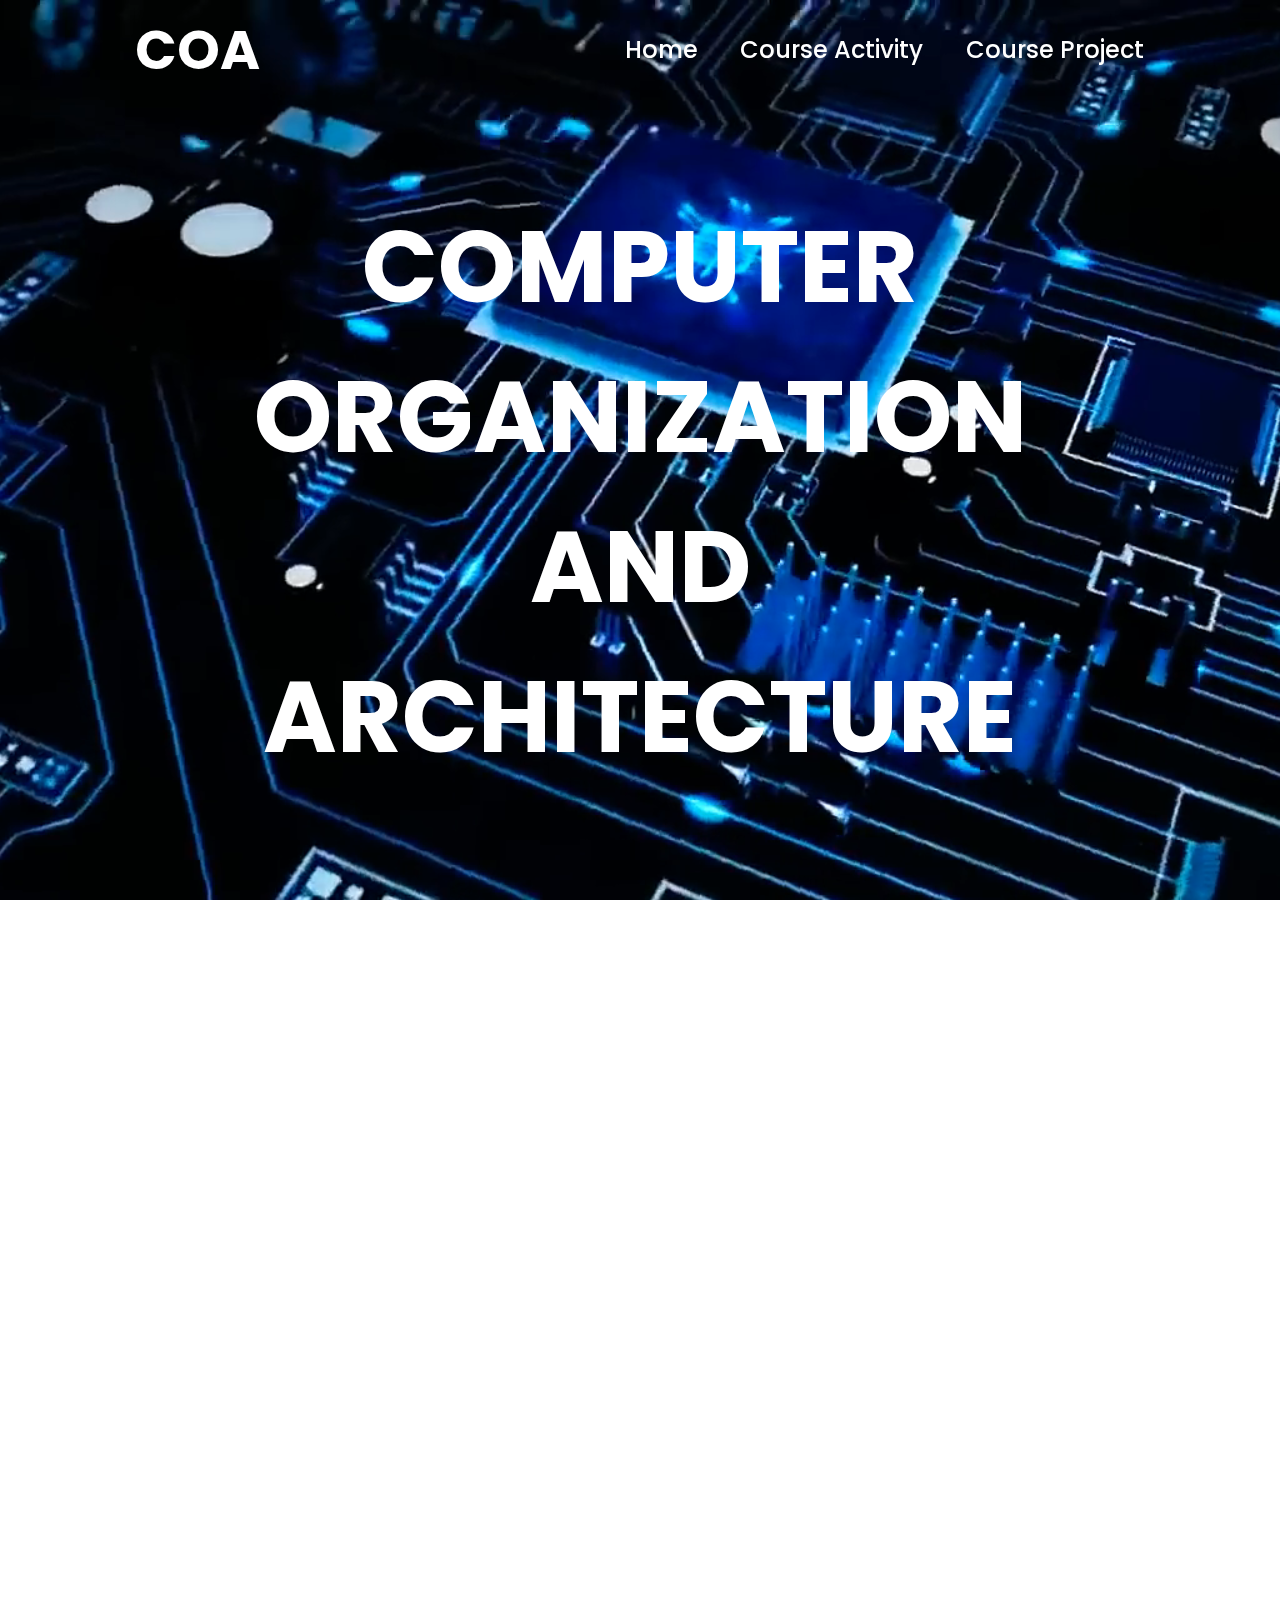
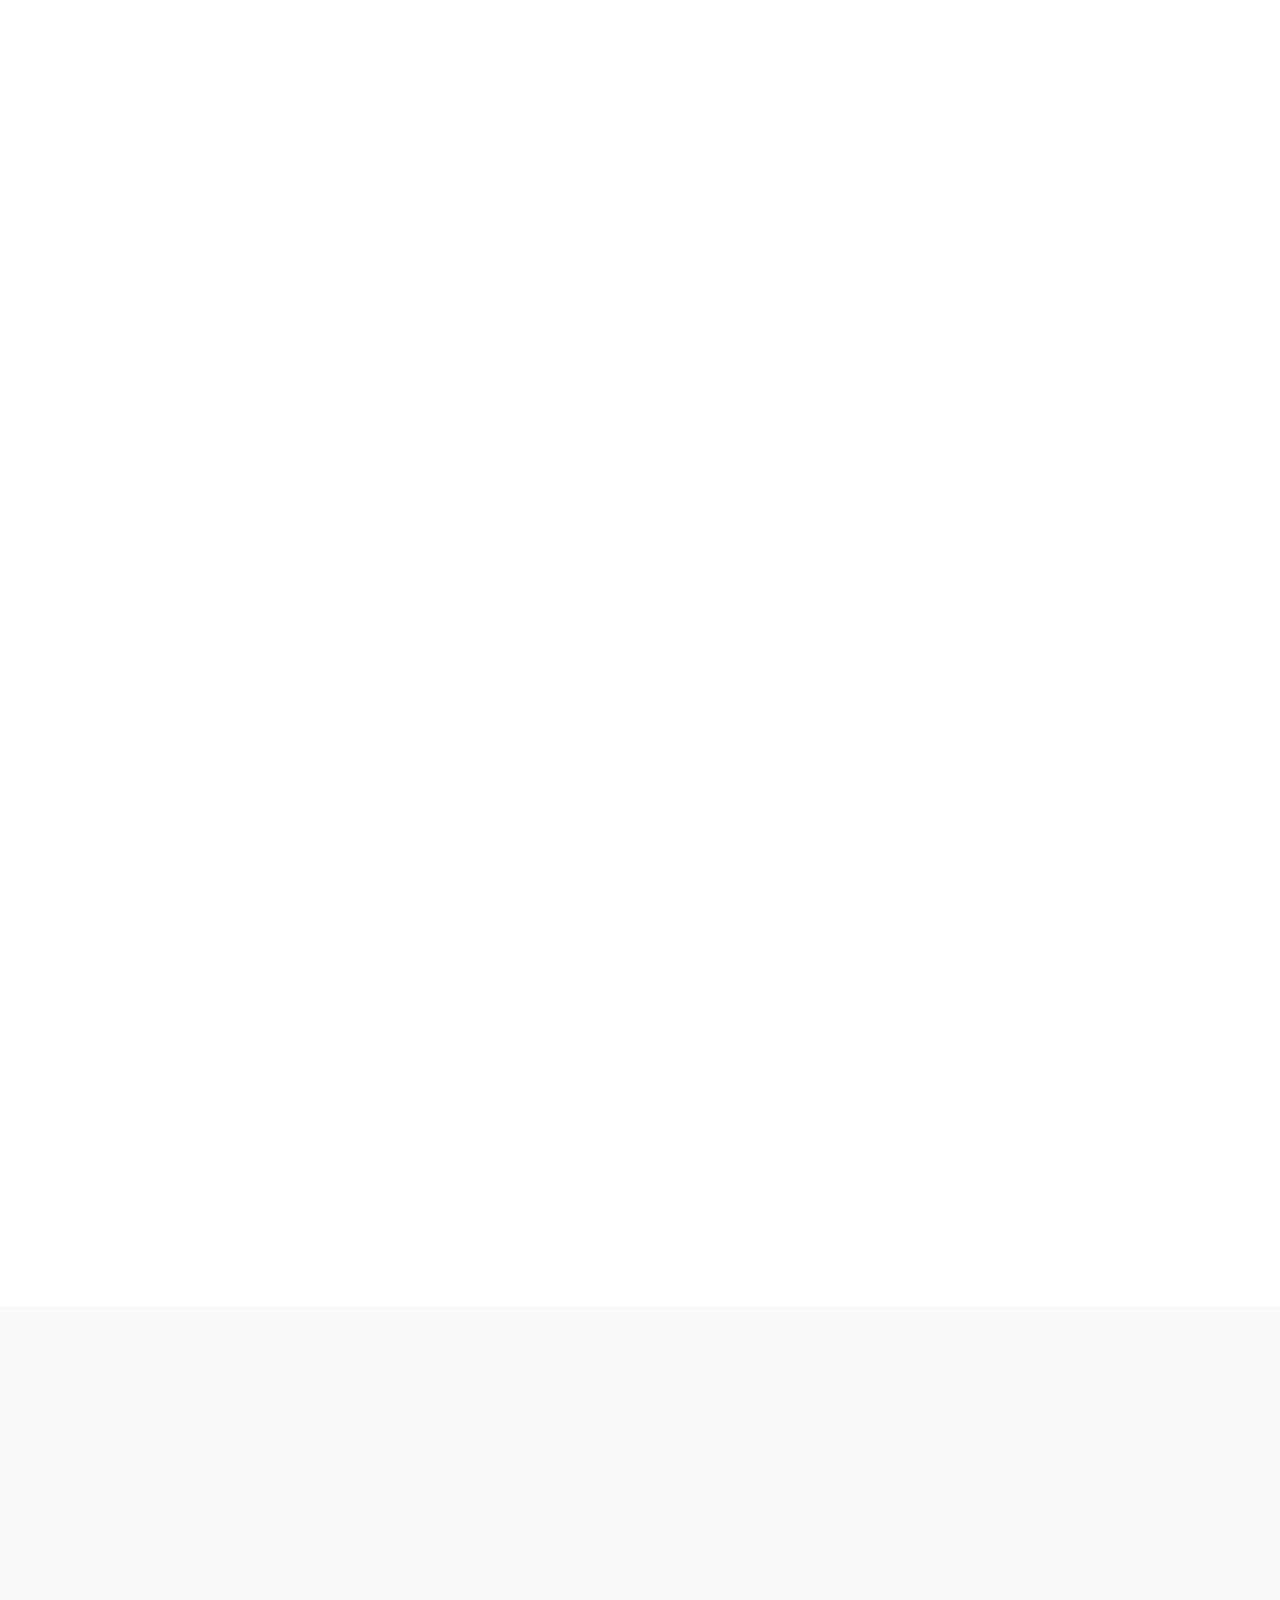
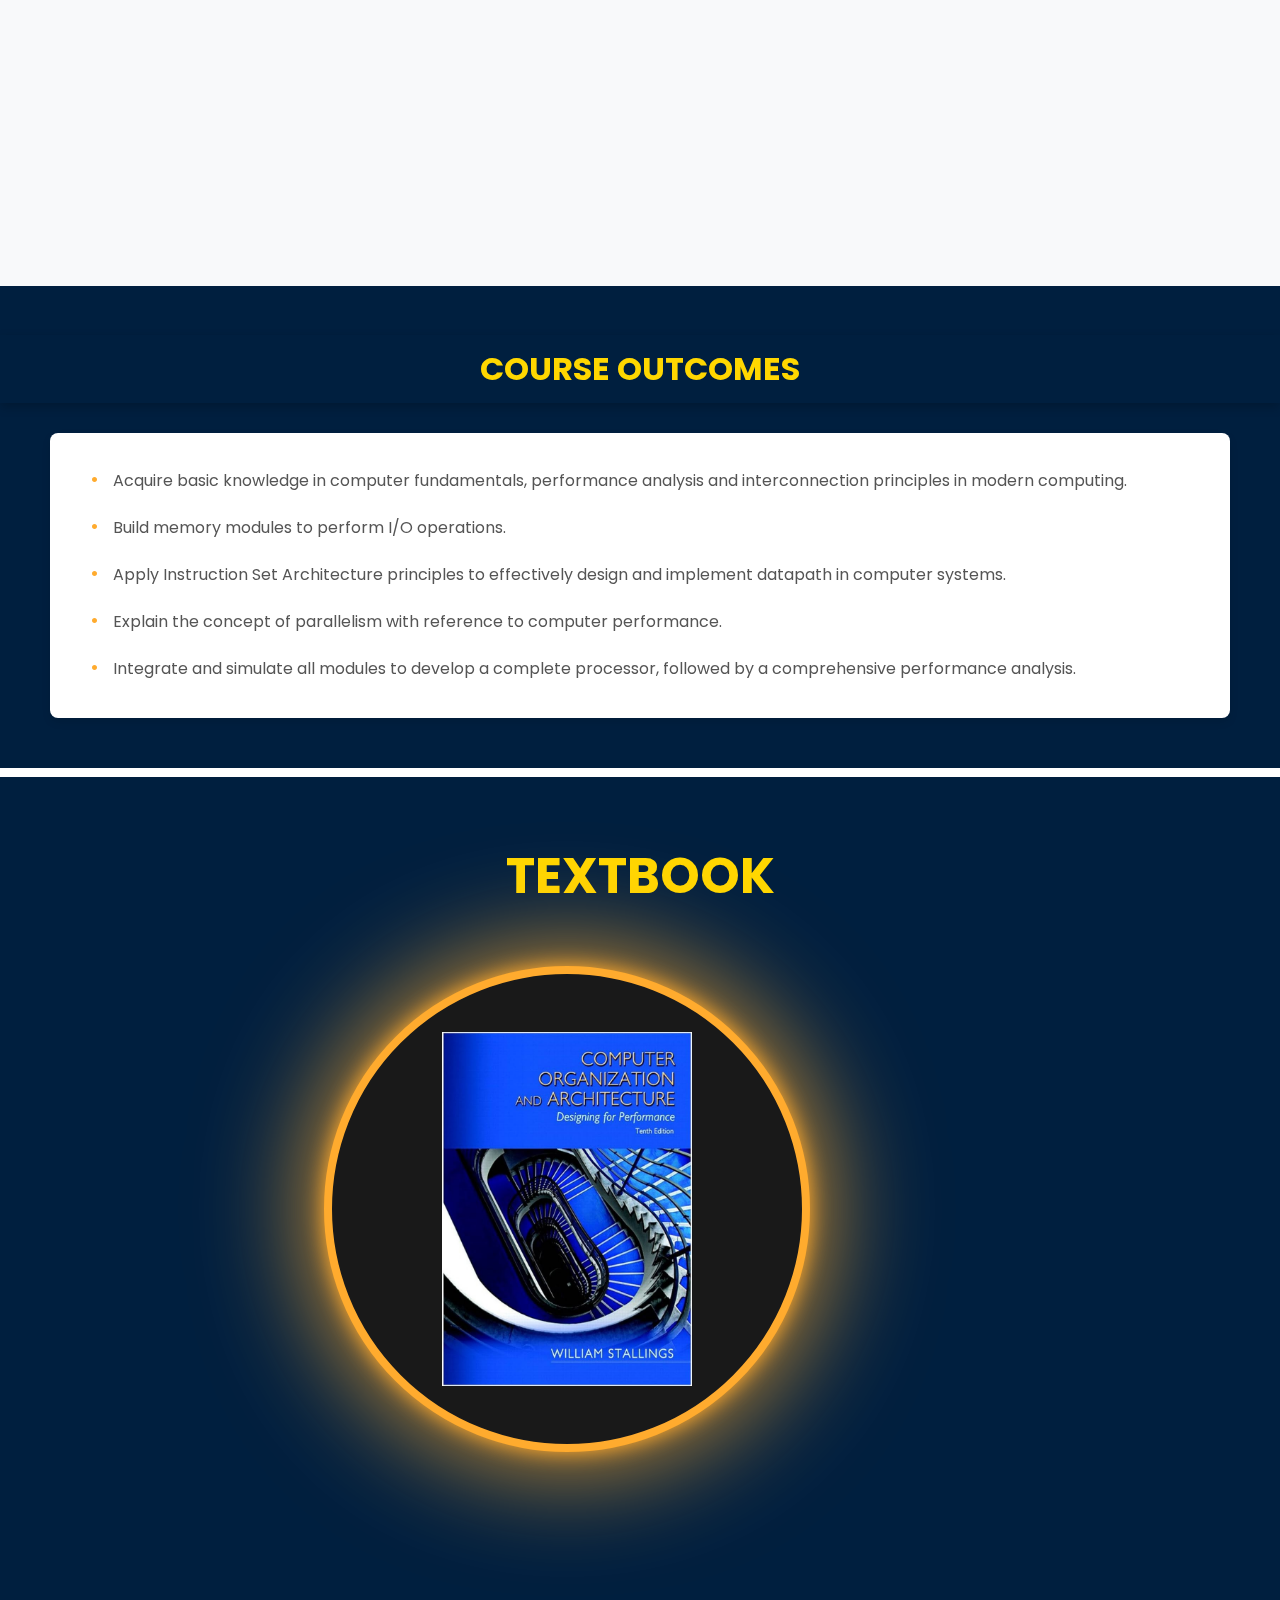
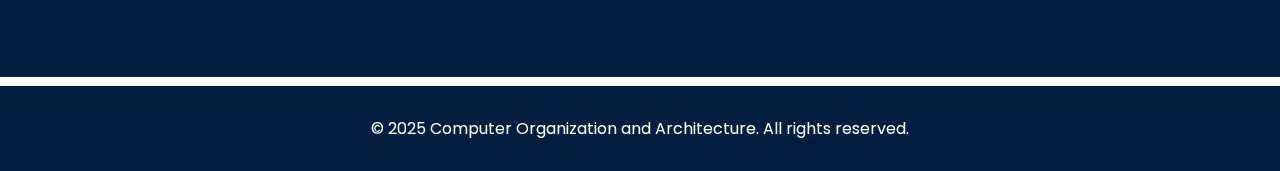
<file: index.html>
<!DOCTYPE html>
<html lang="en">
<head>
    <meta charset="UTF-8">
    <meta name="viewport" content="width=device-width, initial-scale=1.0">
    <title>COA</title>
    <link rel="stylesheet" href="style.css">
    <link rel="icon" href="icon.png" type="image/x-icon">
    
</head>
<body>
    <!-- Video Section -->
    <section class="video-section">
        <video autoplay loop muted playsinline src="vid.mp4">
            Your browser does not support the video tag.
        </video>

        <!-- Nav Bar Inside the Video -->
        <nav>
            <div class="navbar">
                <div class="container nav-container">
                    <input class="checkbox" type="checkbox" name="" id="" />
                    <div class="hamburger-lines">
                        <span class="line line1"></span>
                        <span class="line line2"></span>
                        <span class="line line3"></span>
                    </div>
                    <div class="logo">
                        <h1>COA</h1>
                    </div>
                    <div class="menu-items">
                        <li><a href="#">Home</a></li>
                        <li><a href="courseactivity.html">Course Activity</a></li>
                        <li><a href="project.html">Course Project</a></li>
                    </div>
                </div>
            </div>
        </nav>
    </section>

    <!-- Title Section -->
    <section class="title-section">
        <div class="head">
            <h1>COMPUTER ORGANIZATION <br>AND <br>ARCHITECTURE</h1>
        </div>
    </section>

    <!-- About Section -->
    <section class="about-section">
        <h2>ABOUT ME</h2>
        <div class="about-container">
           
            <!-- Left side: Image -->
            <div class="about-image">
                <img src="pratham.png" alt="About Image" />
            </div>
            
            <!-- Right side: Text -->
            <div class="abtext">
                <h3>
                    SRN:  01FE24BCS404 <br>
NAME: PRATHAM P HONNAPPANAVAR <br>
BRANCH: COMPUTER SCIENCE ENGINEERING <br>
DIVISION: D
                </h3>
            </div>
        </div>
    </section> 
    <section class="skills">
        <h2>
            SKILLS
        </h2>
    <div class="skil">
        <div class="skills-container">
            <div class="skill-box">
              <div class="skill-shadow"></div>
              <div class="skill-content">
                <div class="skill-percent" style="--num: 85">
                  <div class="skill-dot"></div>
                  <svg>
                    <circle cx="70" cy="70" r="70"></circle>
                    <circle cx="70" cy="70" r="70"></circle>
                  </svg>
                  <img src="html.png" alt="Skill 1">
                </div>
              </div>
            </div>
            <div class="skill-box">
              <div class="skill-shadow"></div>
              <div class="skill-content">
                <div class="skill-percent" style="--num: 57">
                  <div class="skill-dot"></div>
                  <svg>
                    <circle cx="70" cy="70" r="70"></circle>
                    <circle cx="70" cy="70" r="70"></circle>
                  </svg>
                  <img src="css.png" alt="Skill 2">
                </div>
              </div>
            </div>
          
            <div class="skill-box">
              <div class="skill-shadow"></div>
              <div class="skill-content">
                <div class="skill-percent" style="--num: 30">
                  <div class="skill-dot"></div>
                  <svg>
                    <circle cx="70" cy="70" r="70"></circle>
                    <circle cx="70" cy="70" r="70"></circle>
                  </svg>
                  <img src="JS File.png" alt="Skill 3">
                </div>
              </div>
            </div>
            <div class="skills-container">
                <div class="skill-box">
                  <div class="skill-shadow"></div>
                  <div class="skill-content">
                    <div class="skill-percent" style="--num: 85">
                      <div class="skill-dot"></div>
                      <svg>
                        <circle cx="70" cy="70" r="70"></circle>
                        <circle cx="70" cy="70" r="70"></circle>
                      </svg>
                      <img src="bootstrap-framework.png" alt="Skill 1">
                    </div>
                  </div>
                </div>
                <div class="skill-box">
                  <div class="skill-shadow"></div>
                  <div class="skill-content">
                    <div class="skill-percent" style="--num: 57">
                      <div class="skill-dot"></div>
                      <svg>
                        <circle cx="70" cy="70" r="70"></circle>
                        <circle cx="70" cy="70" r="70"></circle>
                      </svg>
                      <img src="react.png" alt="Skill 2">
                    </div>
                  </div>
                </div>
              
                <div class="skill-box">
                  <div class="skill-shadow"></div>
                  <div class="skill-content">
                    <div class="skill-percent" style="--num: 30">
                      <div class="skill-dot"></div>
                      <svg>
                        <circle cx="70" cy="70" r="70"></circle>
                        <circle cx="70" cy="70" r="70"></circle>
                      </svg>
                      <img src="github.png" alt="Skill 3">
                    </div>
                  </div>
                </div>
          </div>      
          <div class="skills-container">
            <div class="skill-box">
              <div class="skill-shadow"></div>
              <div class="skill-content">
                <div class="skill-percent" style="--num: 85">
                  <div class="skill-dot"></div>
                  <svg>
                    <circle cx="70" cy="70" r="70"></circle>
                    <circle cx="70" cy="70" r="70"></circle>
                  </svg>
                  <img src="c-language.png" alt="Skill 1">
                </div>
              </div>
            </div>
            <div class="skill-box">
              <div class="skill-shadow"></div>
              <div class="skill-content">
                <div class="skill-percent" style="--num: 57">
                  <div class="skill-dot"></div>
                  <svg>
                    <circle cx="70" cy="70" r="70"></circle>
                    <circle cx="70" cy="70" r="70"></circle>
                  </svg>
                  <img src="java.png" alt="Skill 2">
                </div>
              </div>
            </div>
          
            <div class="skill-box">
              <div class="skill-shadow"></div>
              <div class="skill-content">
                <div class="skill-percent" style="--num: 30">
                  <div class="skill-dot"></div>
                  <svg>
                    <circle cx="70" cy="70" r="70"></circle>
                    <circle cx="70" cy="70" r="70"></circle>
                  </svg>
                  <img src="python.png" alt="Skill 3">
                </div>
              </div>
            </div>    
    </div>
    </section>
    <section class="course-intro" style="margin-top: -5vh;">
        <div class="course-int">
            <h2>COURSE INTRODUCTION</h2>
            <div class="course-container">
    
                <div class="row course-row d-flex justify-content-center mt-5">
                    <div class="col-md-8 course-col">
    
                        <div class="course-card">
    
                            <div class="course-details mt-3">
                                <div class="d-flex justify-content-between align-items-center">
                                    <div class="d-flex flex-row align-items-center">
                                      
                                        <div class="d-flex flex-column">
                                            <span class="course-code"><b>Course Code: 21ECSC201</b></span>
                                            <div class="d-flex flex-row align-items-center course-credits">
                                                <small><b>Credits: 4</b></small>
                                            </div>
                                        </div>
                                    </div>
                                </div>
                            </div>
    
                            <div class="course-description mt-3">
                                <p style=" text-align: justify; font-size: 17px;">
                                    The Computer Organization & Architecture course covers the core principles of computer systems,
                                    including memory hierarchy, input/output mechanisms, interrupts, pipelining, and the basics of parallel
                                    processing. It offers a thorough understanding of how modern computer systems operate and interconnect
                                    at both hardware and software levels. By bridging the gap between hardware and software, this course
                                    equips future engineers with the skills to design efficient, scalable, and robust computing systems. A
                                    key component of the course is a hands-on activity where students design a simple processor using a
                                    simulation tool, providing them with valuable insights into the instruction lifecycle and the internal
                                    workings of processors.
                                </p>
                            </div>
    
                        </div>
    
                    </div>
    
                </div>
    
            </div>
        </div>
    </section>
    
      </section>
      
      <!-- Outcome-->
      <section class="course-outcome-section" style="margin-top: -4vh;">
        <div class="course-outcome-container">
            <h2>COURSE OUTCOMES</h2>
            <div class="course-details-wrapper">
    
                <div class="row course-details-row d-flex justify-content-center mt-5">
                    <div class="col-md-8 course-details-column">
    
                        <div class="course-details-card">
    
                            <div class="course-outcome-header mt-3">
                                <div class="d-flex justify-content-between align-items-center">
                                    <div class="d-flex flex-row align-items-center">
                                        <!-- Add extra content if necessary -->
                                    </div>
                                </div>
                            </div>
    
                            <div class="course-outcome-description mt-3">
                                <ul style="color: black; text-align: justify; font-size: 17px; line-height: 30px;">
                                    <li>
                                        Acquire basic knowledge in computer fundamentals, performance analysis and interconnection principles in modern computing.
                                    </li>
                                    <li>
                                        Build memory modules to perform I/O operations.
                                    </li>
                                    <li>
                                        Apply Instruction Set Architecture principles to effectively design and implement datapath in computer systems.
                                    </li>
                                    <li>
                                        Explain the concept of parallelism with reference to computer performance.
                                    </li>
                                    <li>
                                        Integrate and simulate all modules to develop a complete processor, followed by a comprehensive performance analysis.
                                    </li>
                                </ul>
                            </div>
    
                        </div>
    
                    </div>
    
                </div>
    
            </div>
        </div>
    </section>
    
    <section class="book">
        <h2>TEXTBOOK</h2>
        <div class="book-card">
          <div class="book-circle" style="--clr:#ffab2e;">
            <img src="textbook.jpg" class="book-logo">
          </div>
          <div class="book-content">
            <h2>Computer Organization and Architecture</h2>
            <p> 10th edition</p>
            <a href="#">William Stallings</a>
          </div>
          <img src="book2.png" class="book-product-img">
        </div>
      </section>
      <section class="footer">
        <p>&copy; 2025 Computer Organization and Architecture. All rights reserved.</p>
      </section>      
      
      
    <script src="script.js"></script>
</body>
</html>
</file>
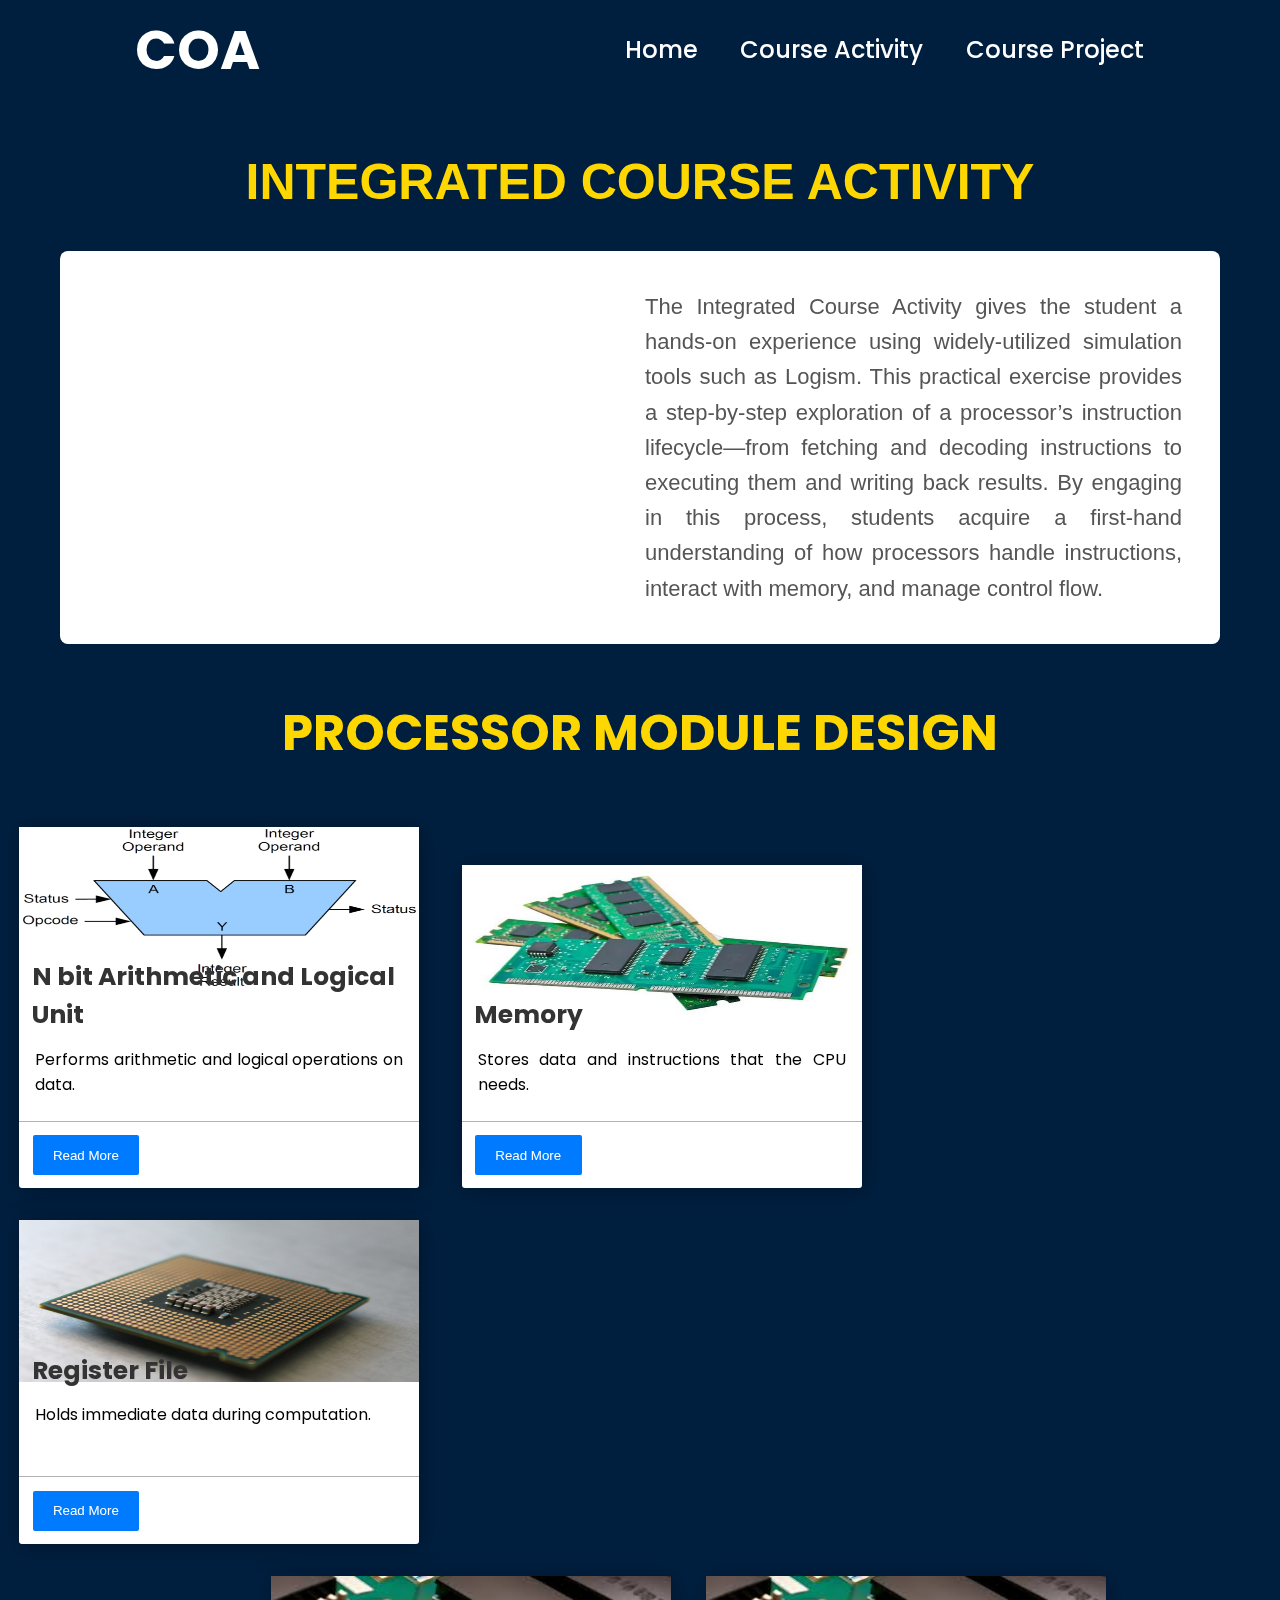
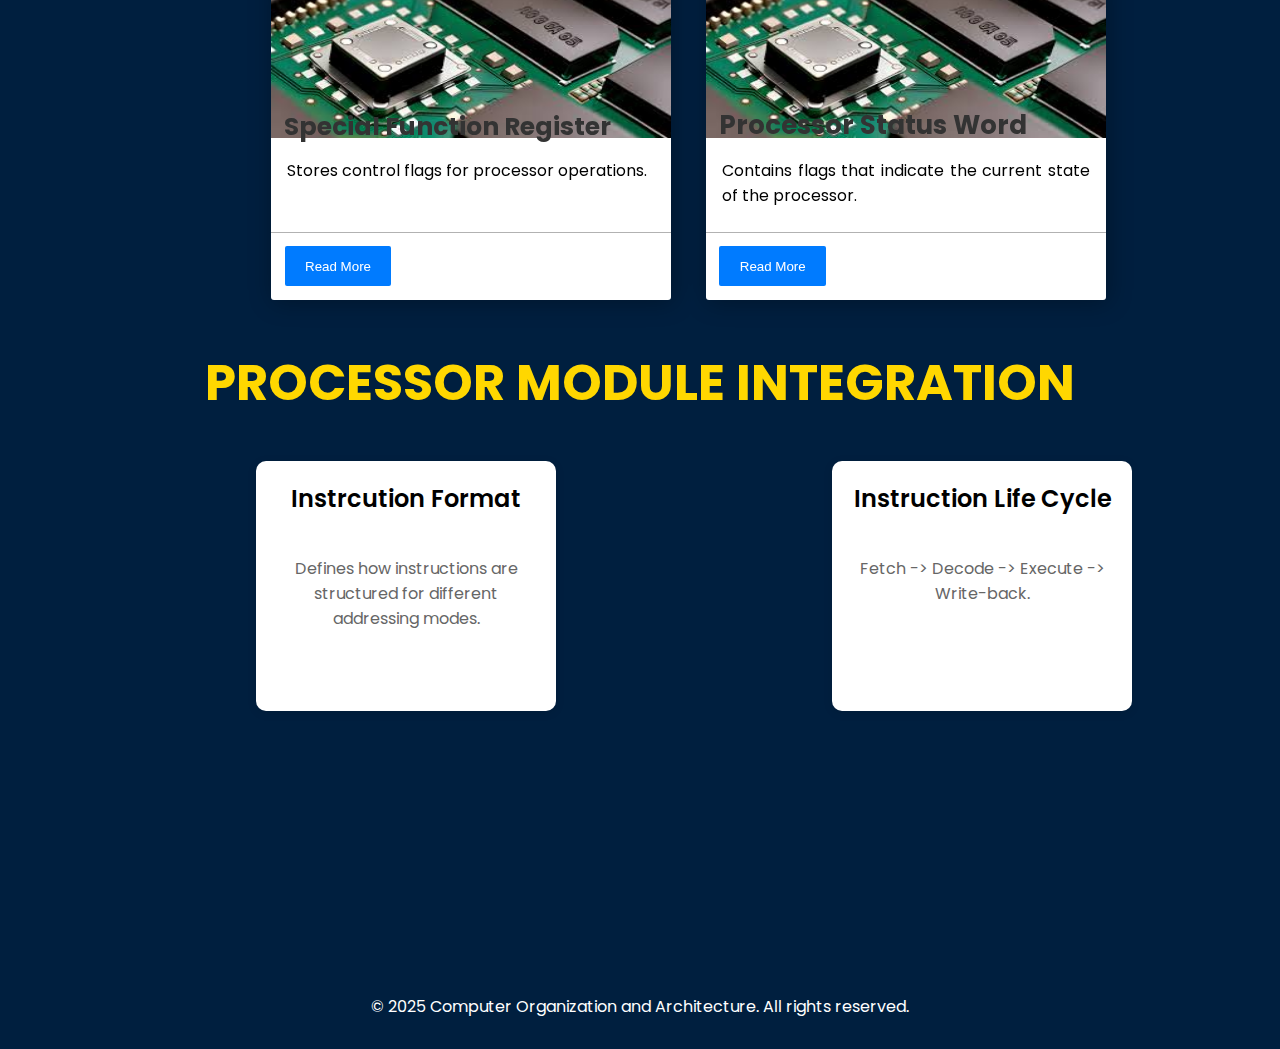
<file: courseactivity.html>
<!DOCTYPE html>
<html lang="en">
<head>
    <meta charset="UTF-8">
    <meta name="viewport" content="width=device-width, initial-scale=1.0">
    <title>COA</title>
    <link rel="stylesheet" href="style.css">
    <link rel="icon" href="icon.png" type="image/x-icon">
</head>
<body style="background-color: #001F3F;">
    <nav>
        <div class="navbar">
            <div class="container nav-container">
                <input class="checkbox" type="checkbox" name="" id="" />
                <div class="hamburger-lines">
                    <span class="line line1"></span>
                    <span class="line line2"></span>
                    <span class="line line3"></span>
                </div>
                <div class="logo">
                    <h1>COA</h1>
                </div>
                <div class="menu-items">
                    <li><a href="index.html">Home</a></li>
                    <li><a href="#">Course Activity</a></li>
                    <li><a href="project.html">Course Project</a></li>
                </div>
            </div>
        </div>
    </nav>
    <section class="intcourse">
        <div class="intcour">
            <h2>Integrated Course Activity</h2>
            <div class="course-containerr" >
                <iframe src="https://lottie.host/embed/8bb21de7-e4c5-41c6-a195-8fcb535a68ec/PKhVaDauDT.lottie"></iframe>
                <div class="activityy-carddd">
                    <p>The Integrated Course Activity gives the student a hands-on experience using widely-utilized simulation tools such as Logism. This practical exercise provides a step-by-step exploration of a processor’s instruction lifecycle—from fetching and decoding instructions to executing them and writing back results. By engaging in this process, students acquire a first-hand understanding of how processors handle instructions, interact with memory, and manage control flow.</p>
                </div>
            </div>
        </div>
    </section> 
    <section class="module">
        <div class="card-module">
        </div>
    </section> 
    <section class="Process">
        <div class="processmodule">
            <h2>Processor Module Design</h2>
            <div class="card-module">
                <div class="cards-row">
                    <div class="card-modu">
                        <img src='ALU.gif' class="card-image" alt="Processor module image" />
                        <div class="card-title" style="font-size: 25px; color: black;"><b>N bit Arithmetic and Logical Unit</b></div>
                        <div class="card-desc">
                           Performs arithmetic and logical operations on data.
                        </div>
                        <div class="card-actions">
                            <a href="nbit.html"><button type='button' class='card-action-readMore'>Read More</button></a>
                        </div>
                    </div>
    
                    <div class="card-modu">
                        <img src='memo.jpg' class="card-image" alt="Processor module image" />
                        <div class="card-title" style="font-size: 25px; color: black;"><b>Memory</b></div>
                        <div class="card-desc">
                           Stores data and instructions that the CPU needs.
                        </div>
                        <div class="card-actions">
                            <a href="memory.html"><button type='button' class='card-action-readMore'>Read More</button></a>
                        </div>
                    </div>
    
                    <div class="card-modu">
                        <img src='regi.jpg' class="card-image" alt="Processor module image" />
                        <div class="card-title" style="font-size: 25px; color: black;"><b>Register File</b></div>
                        <div class="card-desc">
                            Holds immediate data during computation.
                        </div>
                        <div class="card-actions">
                            <a href="register.html"><button type='button' class='card-action-readMore'>Read More</button></a>
                        </div>
                    </div>
                </div>
            </div>
            <div class="card-module" style="margin-left: 20%;">
                <div class="cards-row">
                    <div class="card-modu">
                        <img src='reg.jpeg' class="card-image" alt="Processor module image" />
                        <div class="card-title" style="font-size: 25px;"><b>Special Function Register</b></div>
                        <div class="card-desc">
                            Stores control flags for processor operations.
                        </div>
                        <div class="card-actions">
                           <a href="specialreg.html"><button type='button' class='card-action-readMore'>Read More</button></a>
                        </div>
                    </div>
    
                    <div class="card-modu">
                        <img src='reg.jpeg' class="card-image" alt="Processor module image" />
                        <div class="card-title"style="font-size: 26px;"><b>Processor Status Word</b></div>
                        <div class="card-desc">
                           Contains flags that indicate the current state of the processor.
                        </div>
                        <div class="card-actions">
                            <a href="psw.html"><button type='button' class='card-action-readMore'>Read More</button></a>
                        </div>
                    </div>
        </div>
    </section>        
    <section class="promodule">
        <div class="promo">
            <h2>Processor Module Integration</h2>
        </div>
        <div class="card-row">
            <div class="cardd transition">
                <h2 class="transitionn">Instrcution Format</h2>
                <p style="font-size: 1rem; padding: 20px; text-align: center; color: #666;">Defines how instructions are structured for different addressing modes.</p>
                <div class="cta-container transitionn">
                    <a href="if.html" class="ctaa">know more</a>
                </div>
            </div>
            <div class="cardd transition">
                <h2 class="transitionn">Instruction Life Cycle</h2>
                <p style="font-size: 1rem; padding: 20px; text-align: center; color: #666;">
                    Fetch -> Decode -> Execute -> Write-back.
                  </p>                  
                <div class="cta-container transitionn">
                    <a href="instruct.html" class="ctaa">know more</a>
                </div>
            </div>
        </div>        
        
    </section>
    <section class="footer">
        <p>&copy; 2025 Computer Organization and Architecture. All rights reserved.</p>
      </section>  
<script src="script.js"></script>
</body>
</html>
</file>
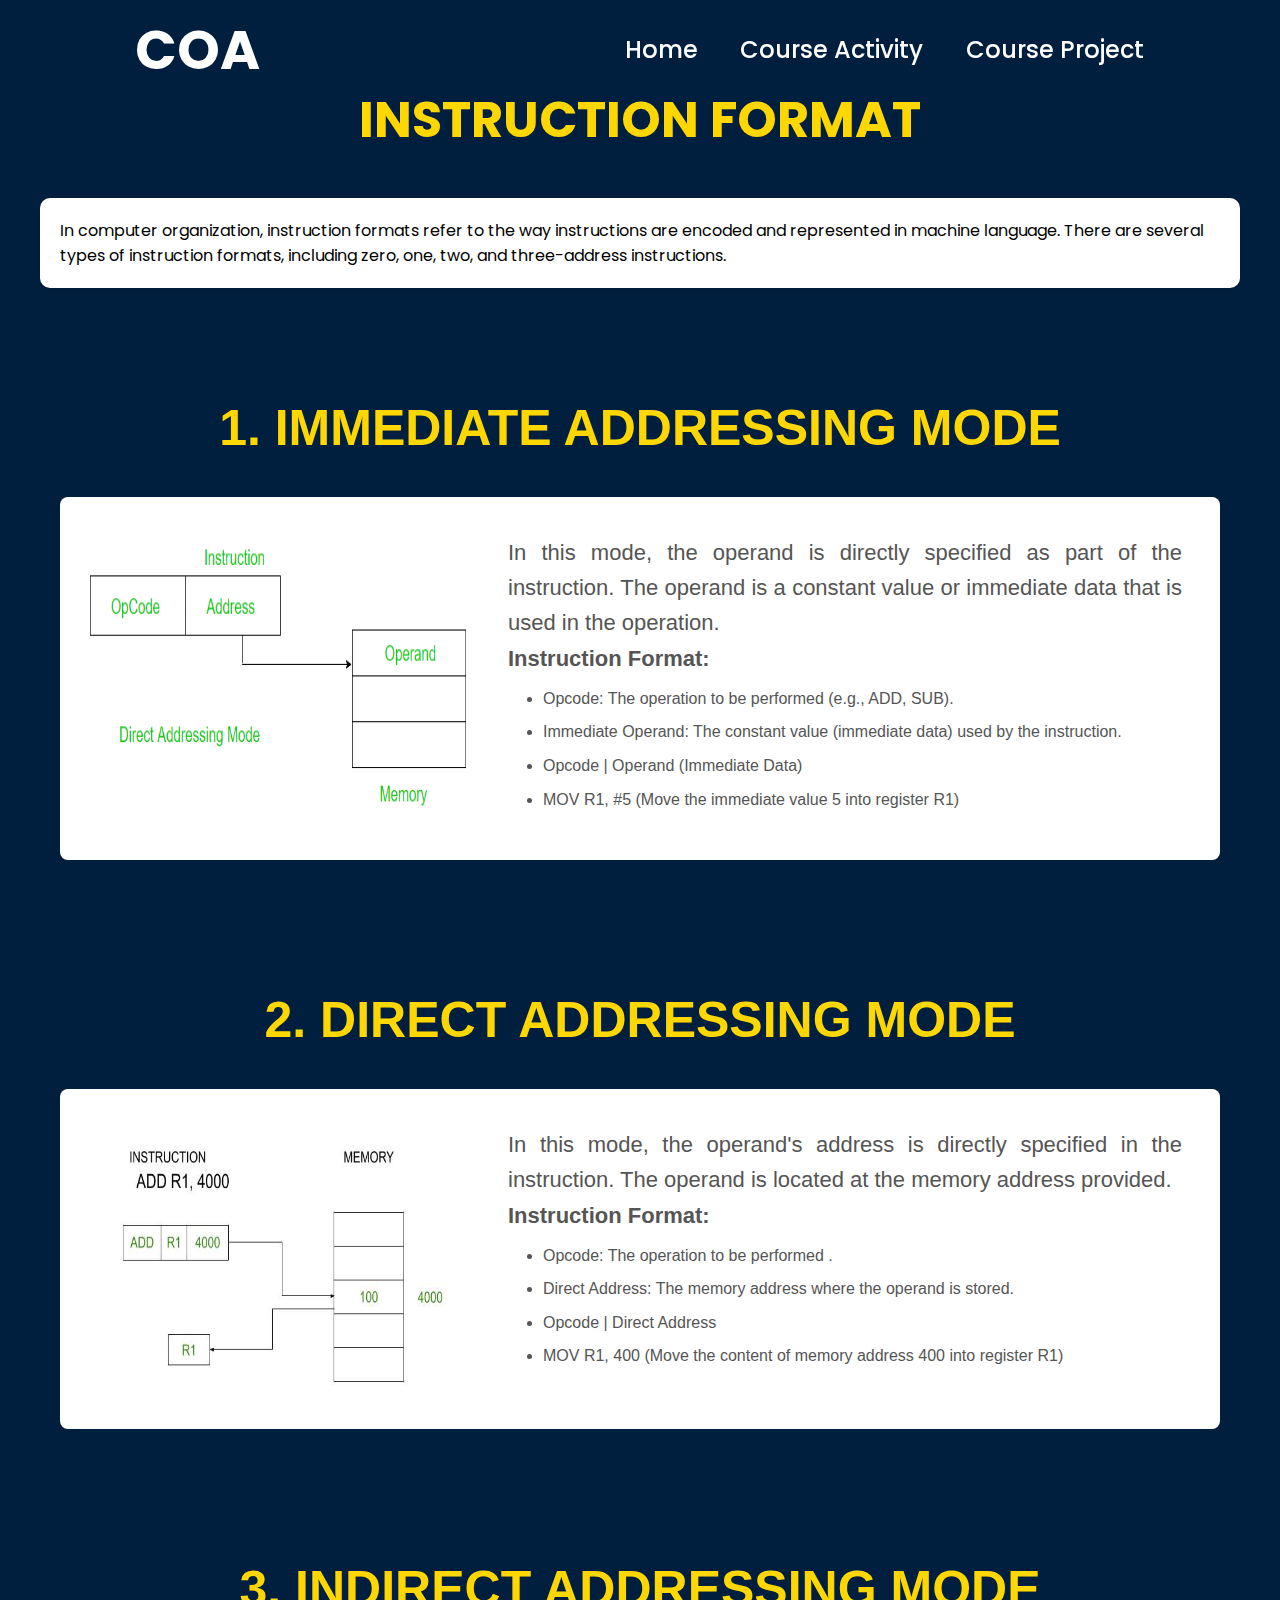
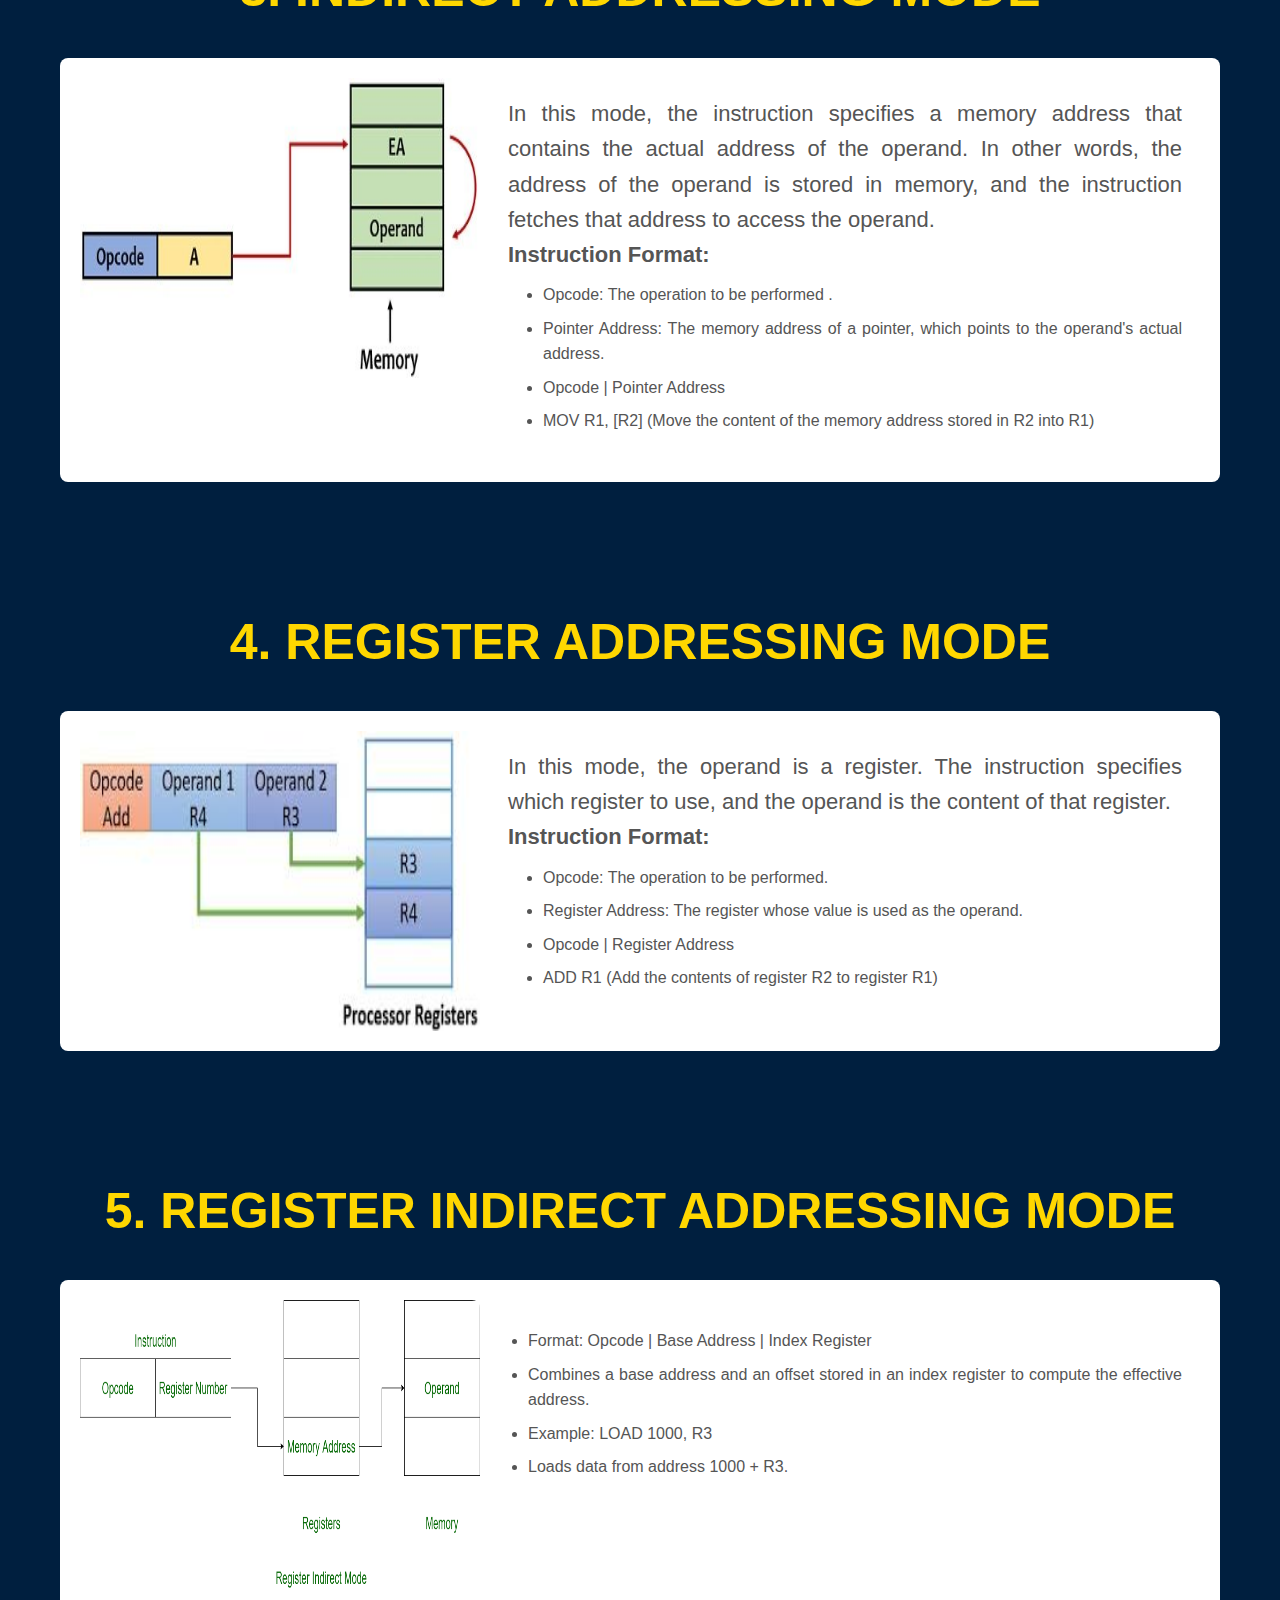
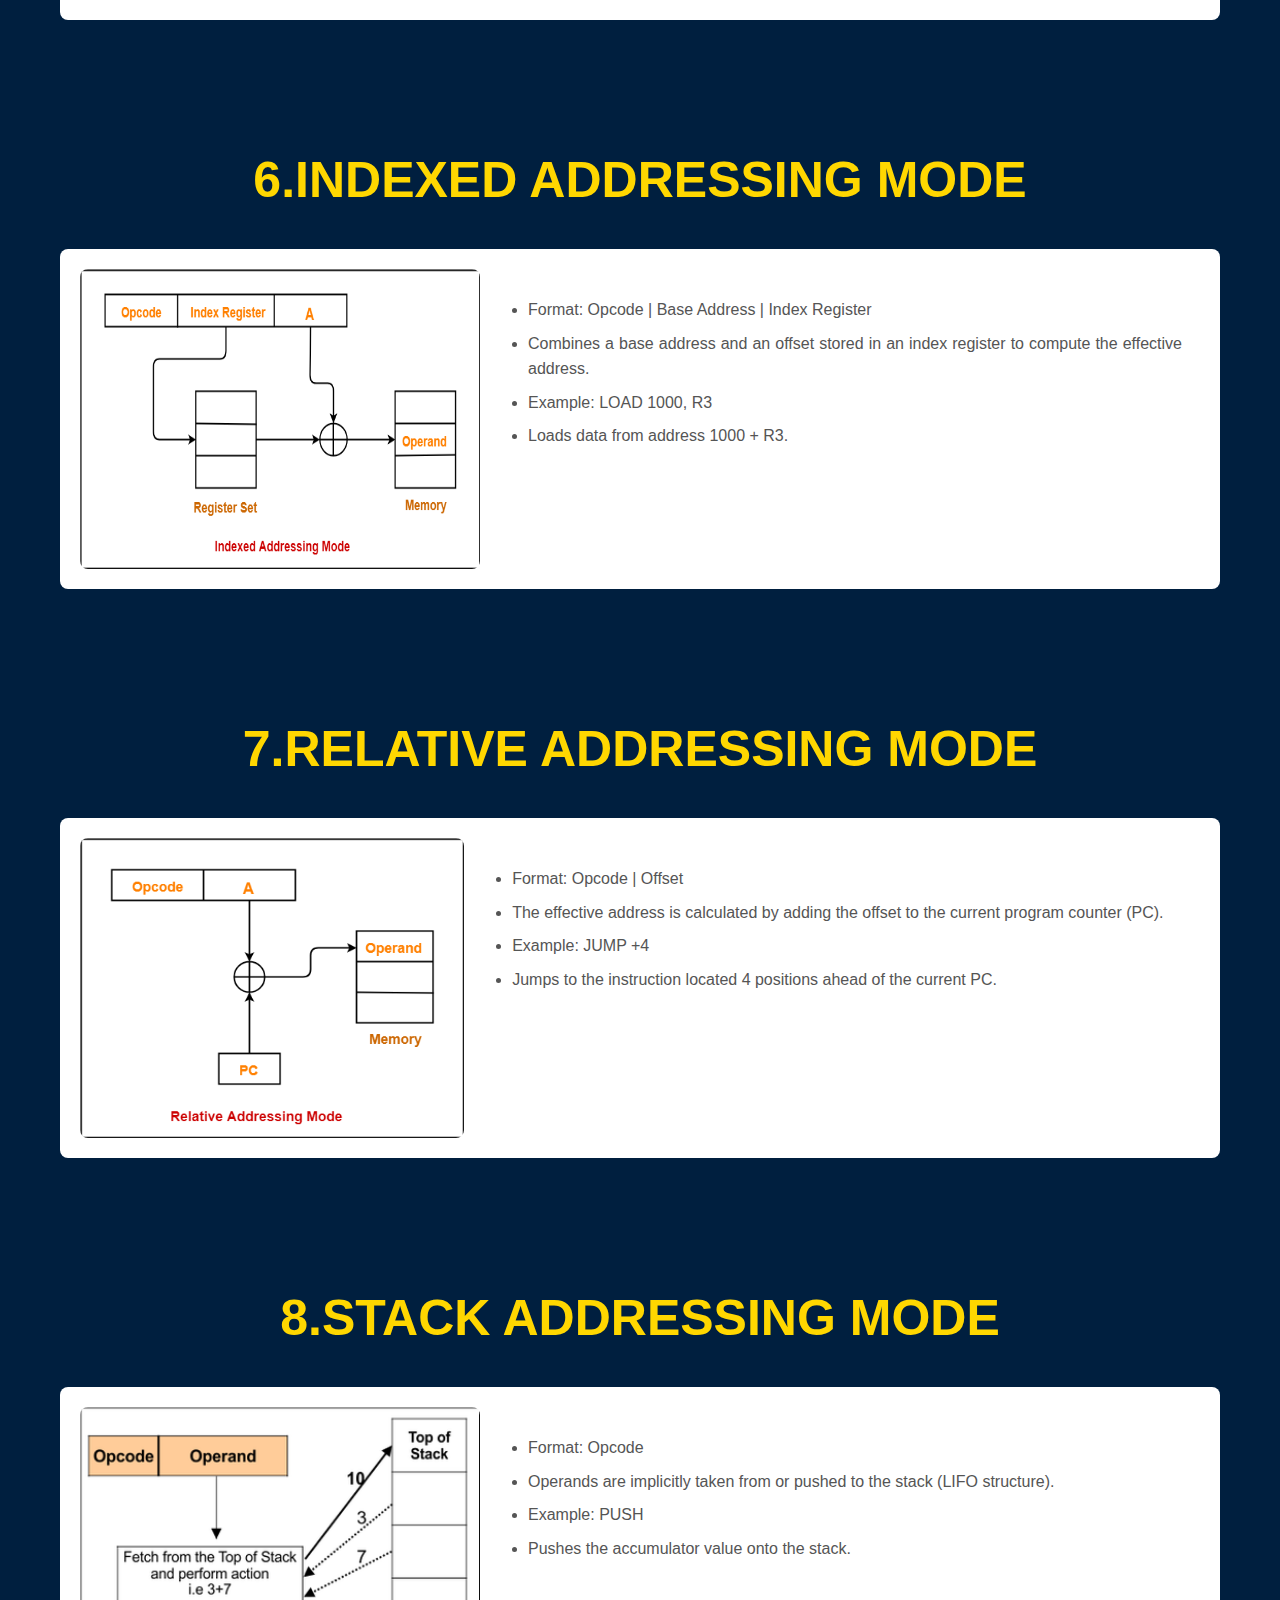
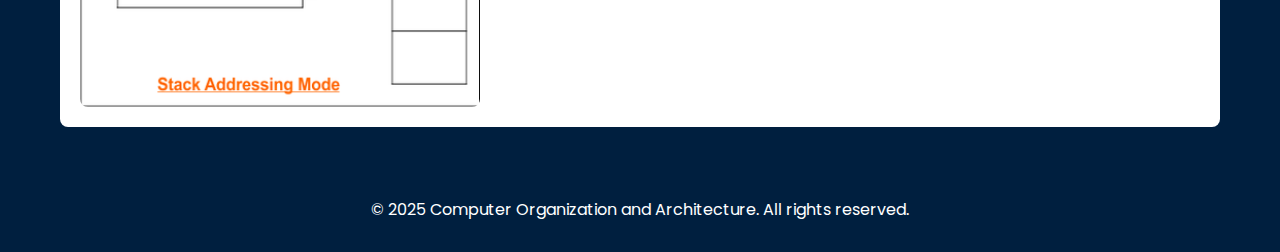
<file: if.html>
<!DOCTYPE html>
<html lang="en">
<head>
    <meta charset="UTF-8">
    <meta name="viewport" content="width=device-width, initial-scale=1.0">
    <title>COA</title>
    <link rel="stylesheet" href="style.css">
    <link rel="icon" href="icon.png" type="image/x-icon">
</head>
<body style="background-color: #001F3F;">
    <nav>
        <div class="navbar">
            <div class="container nav-container">
                <input class="checkbox" type="checkbox" name="" id="" />
                <div class="hamburger-lines">
                    <span class="line line1"></span>
                    <span class="line line2"></span>
                    <span class="line line3"></span>
                </div>
                <div class="logo">
                    <h1>COA</h1>
                </div>
                <div class="menu-items">
                    <li><a href="index.html">Home</a></li>
                    <li><a href="courseactivity.html">Course Activity</a></li>
                    <li><a href="project.html">Course Project</a></li>
                </div>
            </div>
        </div>
    </nav>
    <section>
        <div class="nbi-card">
            <h2>Instruction Format</h2>
        </div>
        <div class="nb-card">
            
            In computer organization, instruction formats refer to the way instructions are encoded and represented in machine language. There are several types of instruction formats, including zero, one, two, and three-address instructions.

        </div>
    </section>
    <section class="intcourse">
        <div class="intcour">
            <h2>1. Immediate Addressing Mode</h2>
            <div class="course-containerr" >
               <img src="immeditate.png" alt="">
                <div class="activityy-carddd">
                    <p>
                        In this mode, the operand is directly specified as part of the instruction. The operand is a constant value or immediate data that is used in the operation. <br>
                        <strong>Instruction Format: </strong>
                        <ul style="color: white; text-align: justify; font-size: 17px; line-height: 1.5; margin-left: 15px;">
        
                            <li>
                                Opcode: The operation to be performed (e.g., ADD, SUB).
                            </li>
                            <li>
        
                                Immediate Operand: The constant value (immediate data) used by the instruction.
                            </li>    
                            <li>
                                Opcode | Operand (Immediate Data)
        
                            </li>
                            <li>
                                MOV R1, #5 (Move the immediate value 5 into register R1)
                            </li>
                        </ul>
                        
                      </p>
                </div>
            </div>
        </div>
    </section> 
    <section class="intcourse">
        <div class="intcour">
            <h2>2. Direct Addressing Mode</h2>
            <div class="course-containerr" >
               <img src="direct.jpg" alt="">
                <div class="activityy-carddd">
                    <p>
                        In this mode, the operand's address is directly specified in the instruction. The operand is located at the memory address provided. <br>
                        <strong>Instruction Format: </strong>
                        <ul style="color: white; text-align: justify; font-size: 17px; line-height: 1.5; margin-left: 15px;">
        
                            <li>
                                Opcode: The operation to be performed .
                            </li>
                            <li>
        
                                Direct Address: The memory address where the operand is stored.
                            </li>    
                            <li>
                                Opcode | Direct Address
        
        
                            </li>
                            <li>
                                MOV R1, 400 (Move the content of memory address 400 into register R1)
                            </li>
                        </ul>
                        
                      </p>
                    </div>
                </div>
            </div>
        </div>
    </section> 
    <section class="intcourse">
        <div class="intcour">
            <h2>3. Indirect Addressing Mode</h2>
            <div class="course-containerr" >
               <img src="indrect.jpg" alt="">
                <div class="activityy-carddd">
                    <p>
                        In this mode, the instruction specifies a memory address that contains the actual address of the operand. In other words, the address of the operand is stored in memory, and the instruction fetches that address to access the operand. <br>
                        <strong>Instruction Format: </strong>
                        <ul style="color: white; text-align: justify; font-size: 17px; line-height: 1.5; margin-left: 15px;">
        
                            <li>
                                Opcode: The operation to be performed .
                            </li>
                            <li>
        
                                Pointer Address: The memory address of a pointer, which points to the operand's actual address.
                            </li>    
                            <li>
                                Opcode | Pointer Address
        
        
        
                            </li>
                            <li>
                                MOV R1, [R2] (Move the content of the memory address stored in R2 into R1)
                            </li>
                        </ul>
                        
                      </p>
                    
                    </div>
                </div>
            </div>
        </div>
    </section> 
    <section class="intcourse">
        <div class="intcour">
            <h2>4. Register Addressing Mode</h2>
            <div class="course-containerr" >
               <img src="register.jpeg" alt="">
                <div class="activityy-carddd">
                    <p>
                        In this mode, the operand is a register. The instruction specifies which register to use, and the operand is the content of that register. <br>
                        <strong>Instruction Format: </strong>
                        <ul style="color: white; text-align: justify; font-size: 17px; line-height: 1.5; margin-left: 15px;">
          
                            <li>
                                Opcode: The operation to be performed.
                            </li>
                            <li>
          
                                Register Address: The register whose value is used as the operand.
                            </li>    
                            <li>
                                Opcode | Register Address
          
          
                            </li>
                            <li>
                                ADD R1 (Add the contents of register R2 to register R1)
                            </li>
                        </ul>
                        
                      </p>
                    </div>
                </div>
            </div>
        </div>
    </section> 
    <section class="intcourse">
        <div class="intcour">
            <h2>5. Register Indirect Addressing Mode</h2>
            <div class="course-containerr" >
               <img src="regind.png" alt="">
                <div class="activityy-carddd">
                    <p>
                       <ul>
                        <li>Format: Opcode | Base Address | Index Register</li>
                        <li>Combines a base address and an offset stored in an index register to compute the effective address.</li>
                        <li>Example: LOAD 1000, R3</li>
                        <li>Loads data from address 1000 + R3.                   </li>
                       </ul>
                        
                      </p>
                    </div>
                </div>
            </div>
        </div>
    </section> 
    <section class="intcourse">
        <div class="intcour">
            <h2>6.Indexed Addressing Mode        </h2>
            <div class="course-containerr" >
               <img src="indexadd.png" alt="">
                <div class="activityy-carddd">
                    <p>
                       <ul>
                        <li>Format: Opcode | Base Address | Index Register                        </li>
                        <li>Combines a base address and an offset stored in an index register to compute the effective address.                        </li>
                        <li>Example: LOAD 1000, R3                        </li>
                        <li>Loads data from address 1000 + R3.                       </li>
                       </ul>
                        
                      </p>
                    </div>
                </div>
            </div>
        </div>
    </section> 
    <section class="intcourse">
        <div class="intcour">
            <h2>7.Relative Addressing Mode      </h2>
            <div class="course-containerr" >
               <img src="relative.png" alt="">
                <div class="activityy-carddd">
                    <p>
                       <ul>
                        <li>Format: Opcode | Offset                        </li>
                        <li>The effective address is calculated by adding the offset to the current program counter (PC).                        </li>
                        <li>Example: JUMP +4                        </li>
                        <li>Jumps to the instruction located 4 positions ahead of the current PC.                        </li>
                       </ul>
                        
                      </p>
                    </div>
                </div>
            </div>
        </div>
    </section> 
    <section class="intcourse">
        <div class="intcour">
            <h2>8.Stack Addressing Mode    </h2>
            <div class="course-containerr" >
               <img src="stack.png" alt="">
                <div class="activityy-carddd">
                    <p>
                       <ul>
                        <li>Format: Opcode                        </li>
                        <li>Operands are implicitly taken from or pushed to the stack (LIFO structure).                        </li>
                        <li>Example: PUSH                        </li>
                        <li>Pushes the accumulator value onto the stack.                        </li>
                       </ul>
                        
                      </p>
                    </div>
                </div>
            </div>
        </div>
    </section> 
    <section class="footer">
        <p>&copy; 2025 Computer Organization and Architecture. All rights reserved.</p>
      </section>  
    
</body>
</file>
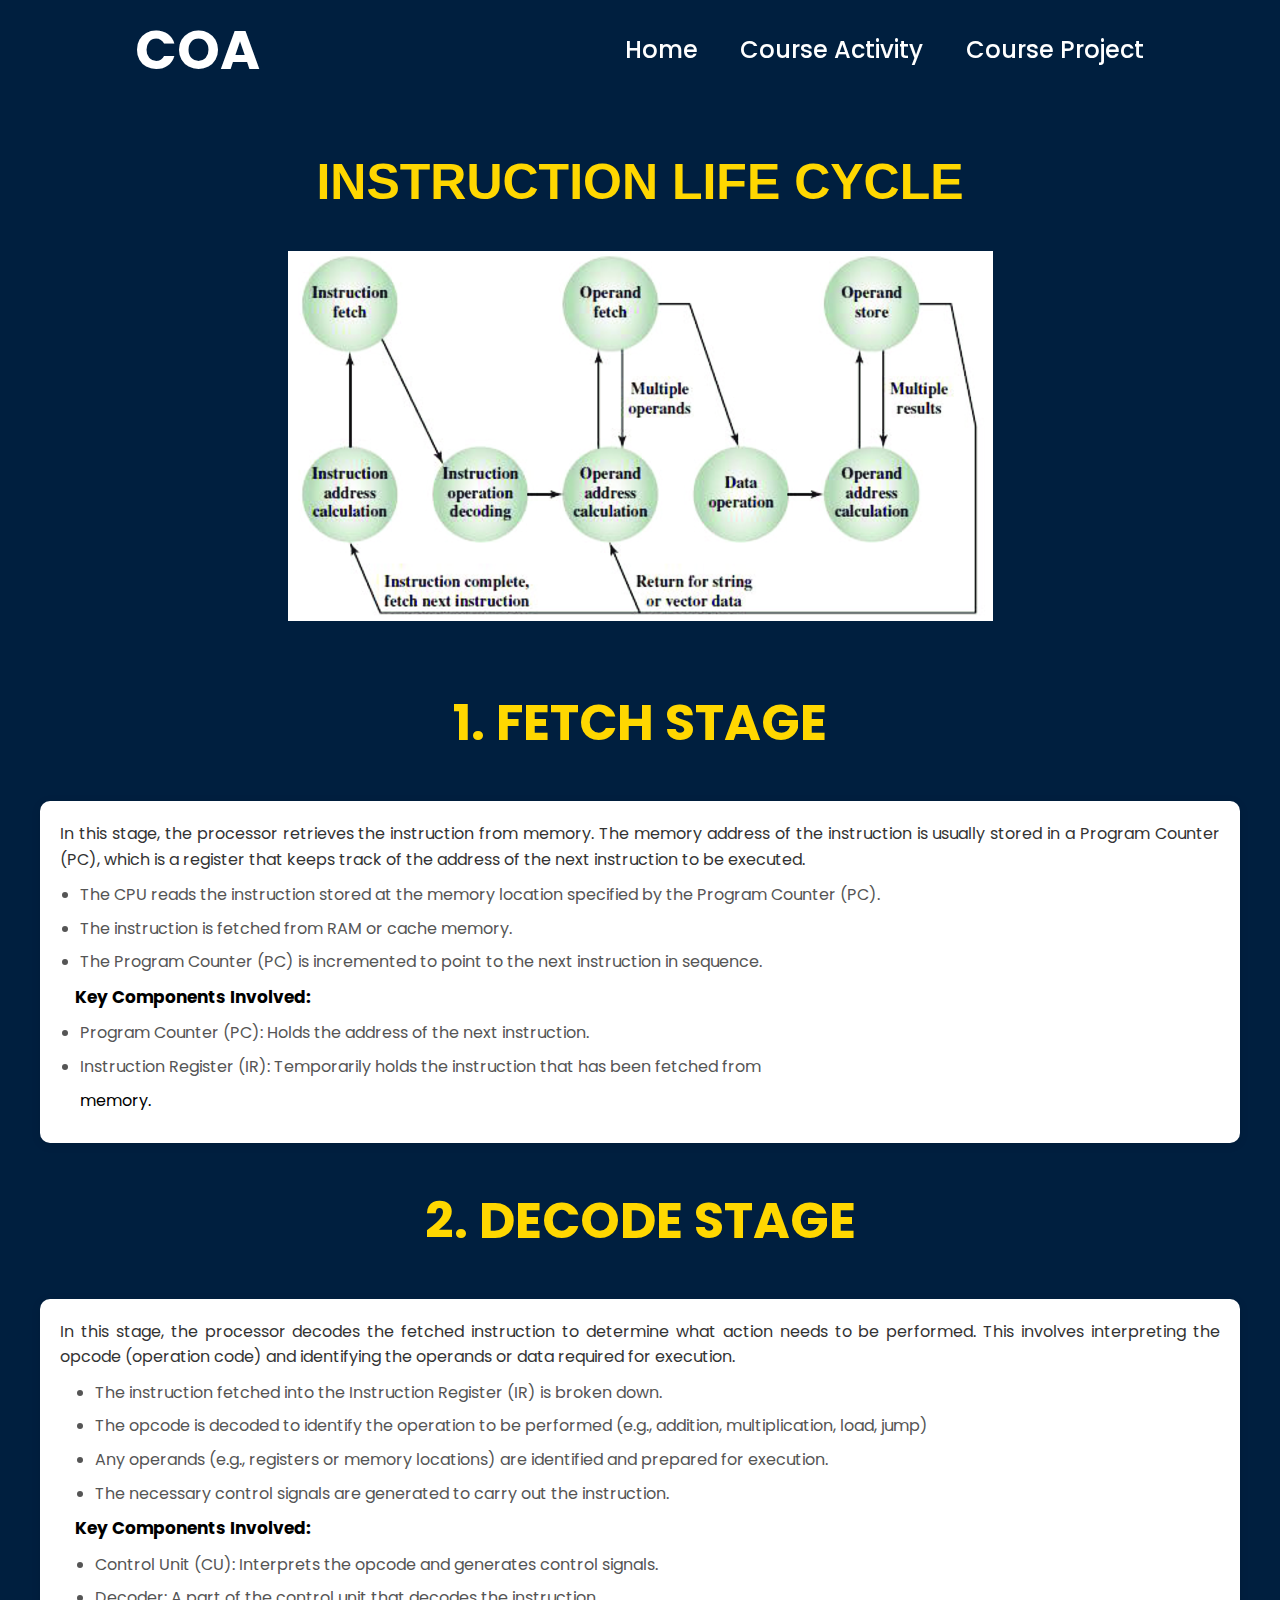
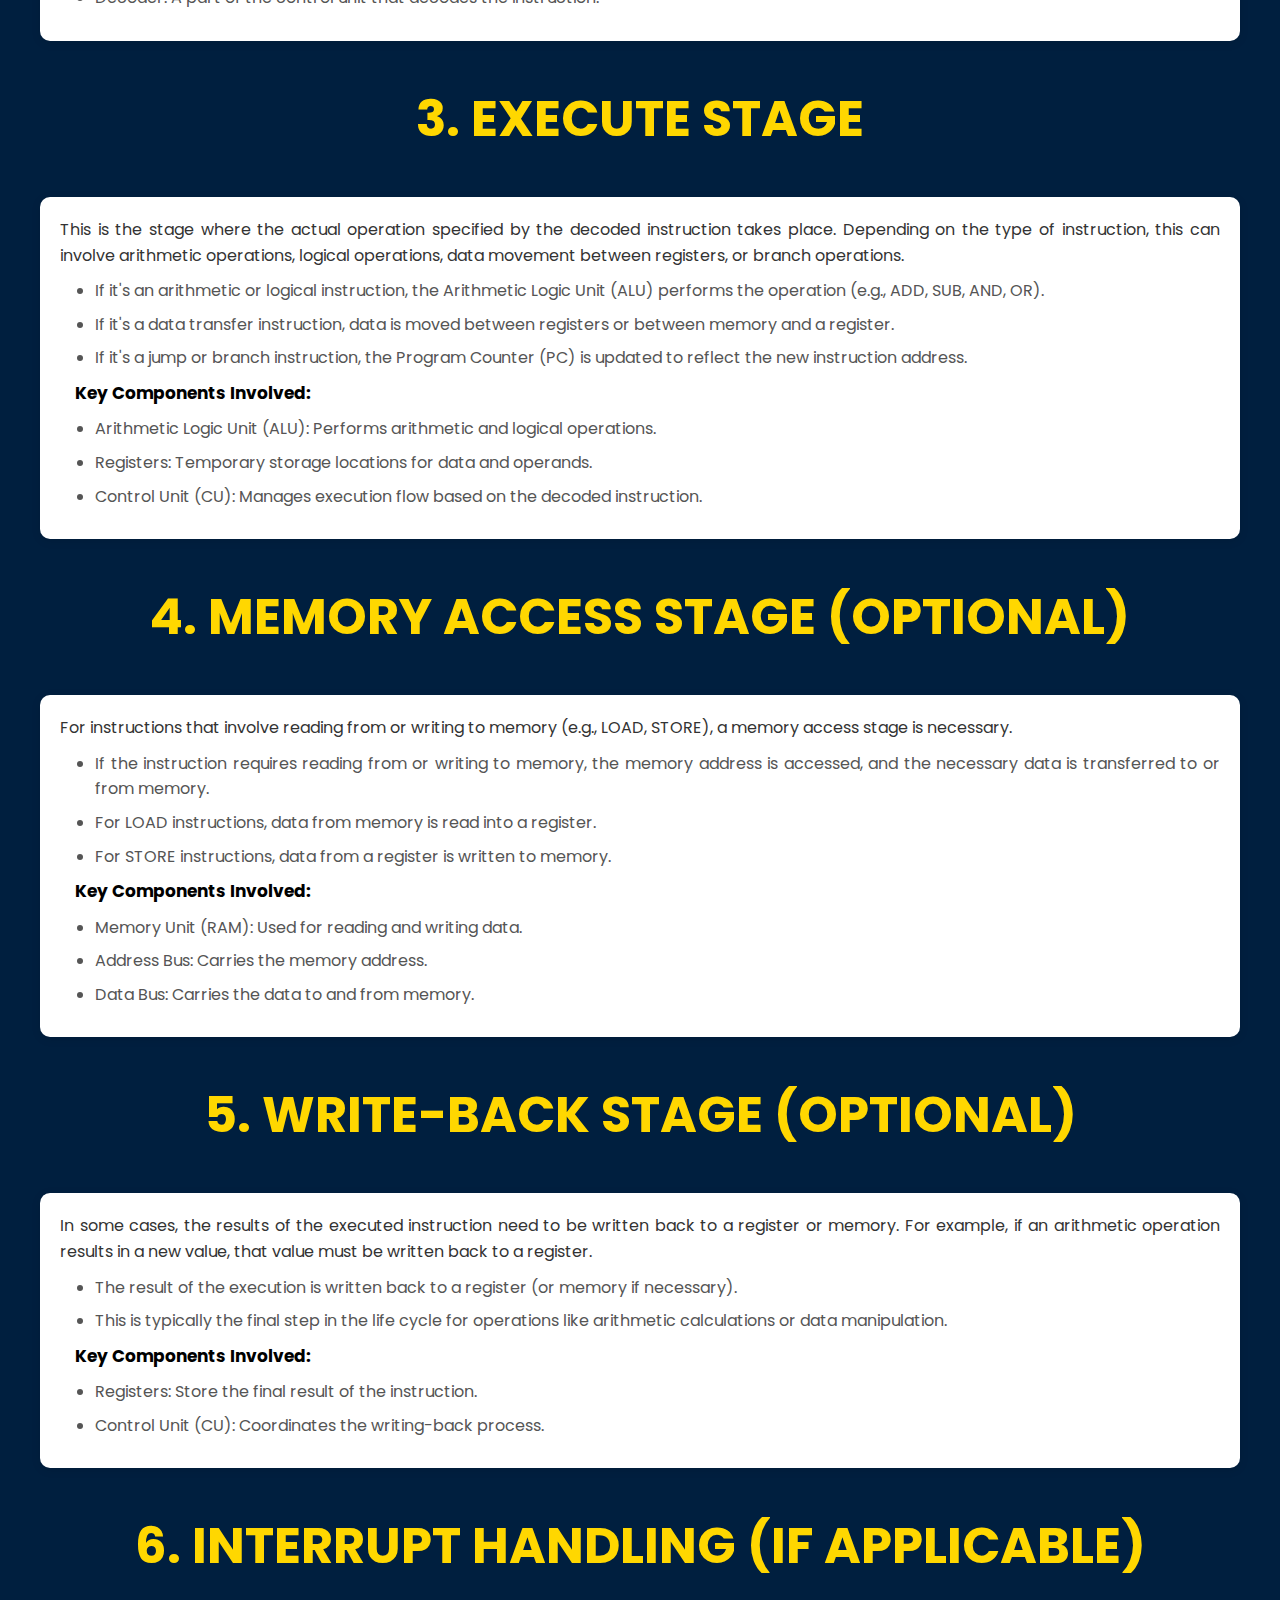
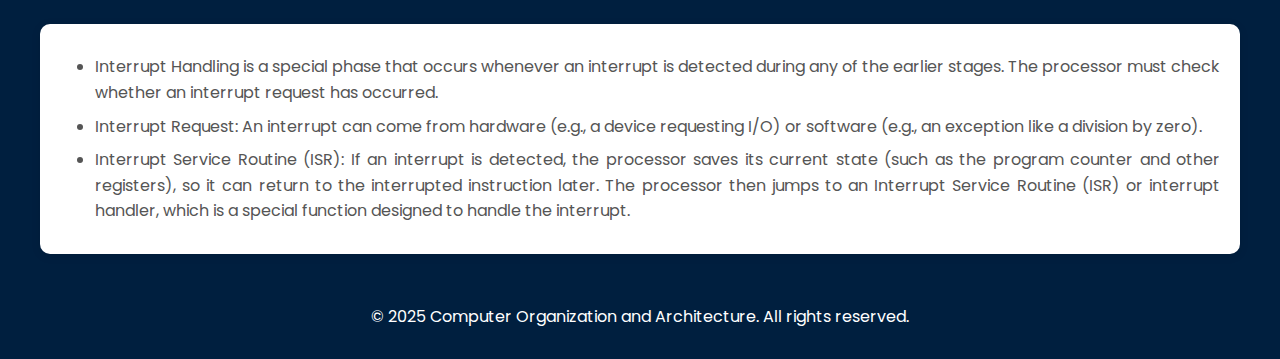
<file: instruct.html>
<!DOCTYPE html>
<html lang="en">
<head>
    <meta charset="UTF-8">
    <meta name="viewport" content="width=device-width, initial-scale=1.0">
    <title>COA</title>
    <link rel="stylesheet" href="style.css">
    <link rel="icon" href="icon.png" type="image/x-icon">
</head>
<body style="background-color: #001F3F;">
    <nav>
        <div class="navbar">
            <div class="container nav-container">
                <input class="checkbox" type="checkbox" name="" id="" />
                <div class="hamburger-lines">
                    <span class="line line1"></span>
                    <span class="line line2"></span>
                    <span class="line line3"></span>
                </div>
                <div class="logo">
                    <h1>COA</h1>
                </div>
                <div class="menu-items">
                    <li><a href="index.html">Home</a></li>
                    <li><a href="courseactivity.html">Course Activity</a></li>
                    <li><a href="project.html">Course Project</a></li>
                </div>
            </div>
        </div>
    </nav>
    <section class="intcourse">
        <div class="intcour">
            <h2>Instruction Life Cycle</h2>
            <div style="text-align: center;">
                <img src="instruction.png" alt="">
            </div>            
    </section> 
    <section>
        <div class="nbi-card">
            <h2>1. Fetch Stage</h2>
        </div>
        <div class="nb-card">
        <div class="txts">
            <p style="text-align: justify;">
                In this stage, the processor retrieves the instruction from memory. The memory address of the
                instruction is usually stored in a Program Counter (PC), which is a register that keeps
                track of the address of the next instruction to be executed. <br>

                <ul >

                  <li>  The CPU reads the instruction stored at the memory location specified by the Program Counter (PC). </li>
                   <li> The instruction is fetched from RAM or cache memory.</li>
                   <li> The Program Counter (PC) is incremented to point to the next instruction in sequence.</li>
                </ul>
                <strong style="color: black; text-align: justify; font-size: 17px; line-height: 1.5; margin-left: 15px;">

                    Key Components Involved:
                </strong>
                <ul >
                    
                <li>

                    Program Counter (PC): Holds the address of the next instruction.
                </li> 
                <li>

                    Instruction Register (IR): Temporarily holds the instruction that has been fetched from
                </li> 
                    memory.
                </ul>

            </p>
</div>
        </div>
    </section>
    <section>
        <div class="nbi-card">
            <h2>2. Decode Stage</h2>
        </div>
        <div class="nb-card">
        <div class="txts">
            <p style="text-align: justify;">
                    In this stage, the processor decodes the fetched instruction to determine what action needs to be performed. This involves interpreting the opcode (operation code) and identifying the operands or data required for execution. <br>

                    <ul style="color: black; text-align: justify; font-size: 17px; line-height: 1.5; margin-left: 15px;">

                      <li>  The instruction fetched into the Instruction Register (IR) is broken down.</li>
                       <li> The opcode is decoded to identify the operation to be performed (e.g., addition, multiplication, load, jump)</li>
                       <li> Any operands (e.g., registers or memory locations) are identified and prepared for execution.</li>
                       <li>
                        The necessary control signals are generated to carry out the instruction.
                       </li>
                    </ul>
                    <strong style="color: black; text-align: justify; font-size: 17px; line-height: 1.5; margin-left: 15px;">

                        Key Components Involved:
                    </strong>
                    <ul style="color: white; text-align: justify; font-size: 17px; line-height: 1.5; margin-left: 15px;">
                        
                    <li>

                        Control Unit (CU): Interprets the opcode and generates control signals.
                    </li> 
                    <li>

                        Decoder: A part of the control unit that decodes the instruction.
                    </li> 
                    </ul>

                </p>
</div>
        </div>
    </section>
    <section>
        <div class="nbi-card">
            <h2>3. Execute Stage</h2>
        </div>
        <div class="nb-card">
        <div class="txts">
            <p style="text-align: justify;">
                    This is the stage where the actual operation specified by the decoded instruction takes place. Depending on the type of instruction, this can involve arithmetic operations, logical operations, data movement between registers, or branch operations. <br>

                    <ul style="color: black; text-align: justify; font-size: 17px; line-height: 1.5; margin-left: 15px;">

                      <li>  If it's an arithmetic or logical instruction, the Arithmetic Logic Unit (ALU) performs the operation (e.g., ADD, SUB, AND, OR).</li>
                       <li>If it's a data transfer instruction, data is moved between registers or between memory and a register.</li>
                       <li> If it's a jump or branch instruction, the Program Counter (PC) is updated to reflect the new instruction address.</li>
                       
                    </ul>
                    <strong style="color: black; text-align: justify; font-size: 17px; line-height: 1.5; margin-left: 15px;">

                        Key Components Involved:
                    </strong>
                    <ul style="color: black; text-align: justify; font-size: 17px; line-height: 1.5; margin-left: 15px; text-align: justify;">
                        
                    <li>

                        Arithmetic Logic Unit (ALU): Performs arithmetic and logical operations.
                    </li> 
                    <li>

                        Registers: Temporary storage locations for data and operands.
                    </li>
                    <li>
                        Control Unit (CU): Manages execution flow based on the decoded instruction.
                    </li> 
                    </ul>

                </p>
</div>
        </div>
    </section>
    <section>
        <div class="nbi-card">
            <h2>4. Memory Access Stage (Optional)</h2>
        </div>
        <div class="nb-card">
        <div class="txts">
            <p style="text-align: justify;">
                For instructions that involve reading from or writing to memory (e.g., LOAD, STORE), a memory access stage is necessary. <br>

                <ul style="color: black; text-align: justify; font-size: 17px; line-height: 1.5; margin-left: 15px;">

                  <li>  If the instruction requires reading from or writing to memory, the memory address is accessed, and the necessary data is transferred to or from memory.</li>
                   <li>For LOAD instructions, data from memory is read into a register.</li>
                   <li> For STORE instructions, data from a register is written to memory.</li>
                   
                </ul>
                <strong style="color: black; text-align: justify; font-size: 17px; line-height: 1.5; margin-left: 15px;">

                    Key Components Involved:
                </strong>
                <ul style="color: black; text-align: justify; font-size: 17px; line-height: 1.5; margin-left: 15px; text-align: justify;">
                    
                <li>

                    Memory Unit (RAM): Used for reading and writing data.
                </li> 
                <li>

                    Address Bus: Carries the memory address.
                </li>
                <li>
                    Data Bus: Carries the data to and from memory.

                </li> 
                </ul>

            </p>
</div>
        </div>
    </section>
    <section>
        <div class="nbi-card">
            <h2>5. Write-back Stage (Optional)</h2>
        </div>
        <div class="nb-card">
        <div class="txts">
            <p style="text-align: justify;">
                In some cases, the results of the executed instruction need to be written back to a register or memory. For example, if an arithmetic operation results in a new value, that value must be written back to a register.<br>

                            <ul style="color: black; text-align: justify; font-size: 17px; line-height: 1.5; margin-left: 15px;">

                              <li> The result of the execution is written back to a register (or memory if necessary).</li>
                               <li>This is typically the final step in the life cycle for operations like arithmetic calculations or data manipulation.</li>
            
                               
                            </ul>
                            <strong style="color: black; text-align: justify; font-size: 17px; line-height: 1.5; margin-left: 15px;">

                                Key Components Involved:
                            </strong>
                            <ul style="color: black; text-align: justify; font-size: 17px; line-height: 1.5; margin-left: 15px; text-align: justify;">
                                
                            <li>

                                Registers: Store the final result of the instruction.
                            </li> 
                            <li>

                                Control Unit (CU): Coordinates the writing-back process.
                            </li>
                            </ul>

                        </p>

</div>
        </div>
    </section>
    <section>
        <div class="nbi-card">
            <h2>6. Interrupt Handling (If Applicable)</h2>
        </div>
        <div class="nb-card">
        <div class="txts">
            <ul style="color: white; text-align: justify; font-size: 17px; line-height: 1.5; margin-left: 15px;">

                <li> Interrupt Handling is a special phase that occurs whenever an interrupt is detected during any of the earlier stages. The processor must check whether an interrupt request has occurred.</li>
                 <li>Interrupt Request: An interrupt can come from hardware (e.g., a device requesting I/O) or software (e.g., an exception like a division by zero).</li>
                 <li>
                  Interrupt Service Routine (ISR): If an interrupt is detected, the processor saves its current state (such as the program counter and other registers), so it can return to the interrupted instruction later. The processor then jumps to an Interrupt Service Routine (ISR) or interrupt handler, which is a special function designed to handle the interrupt.


                 </li>

                 
              </ul>

</div>
        </div>
    </section>

    <section class="footer">
        <p>&copy; 2025 Computer Organization and Architecture. All rights reserved.</p>
      </section>  
    
</body>
</file>
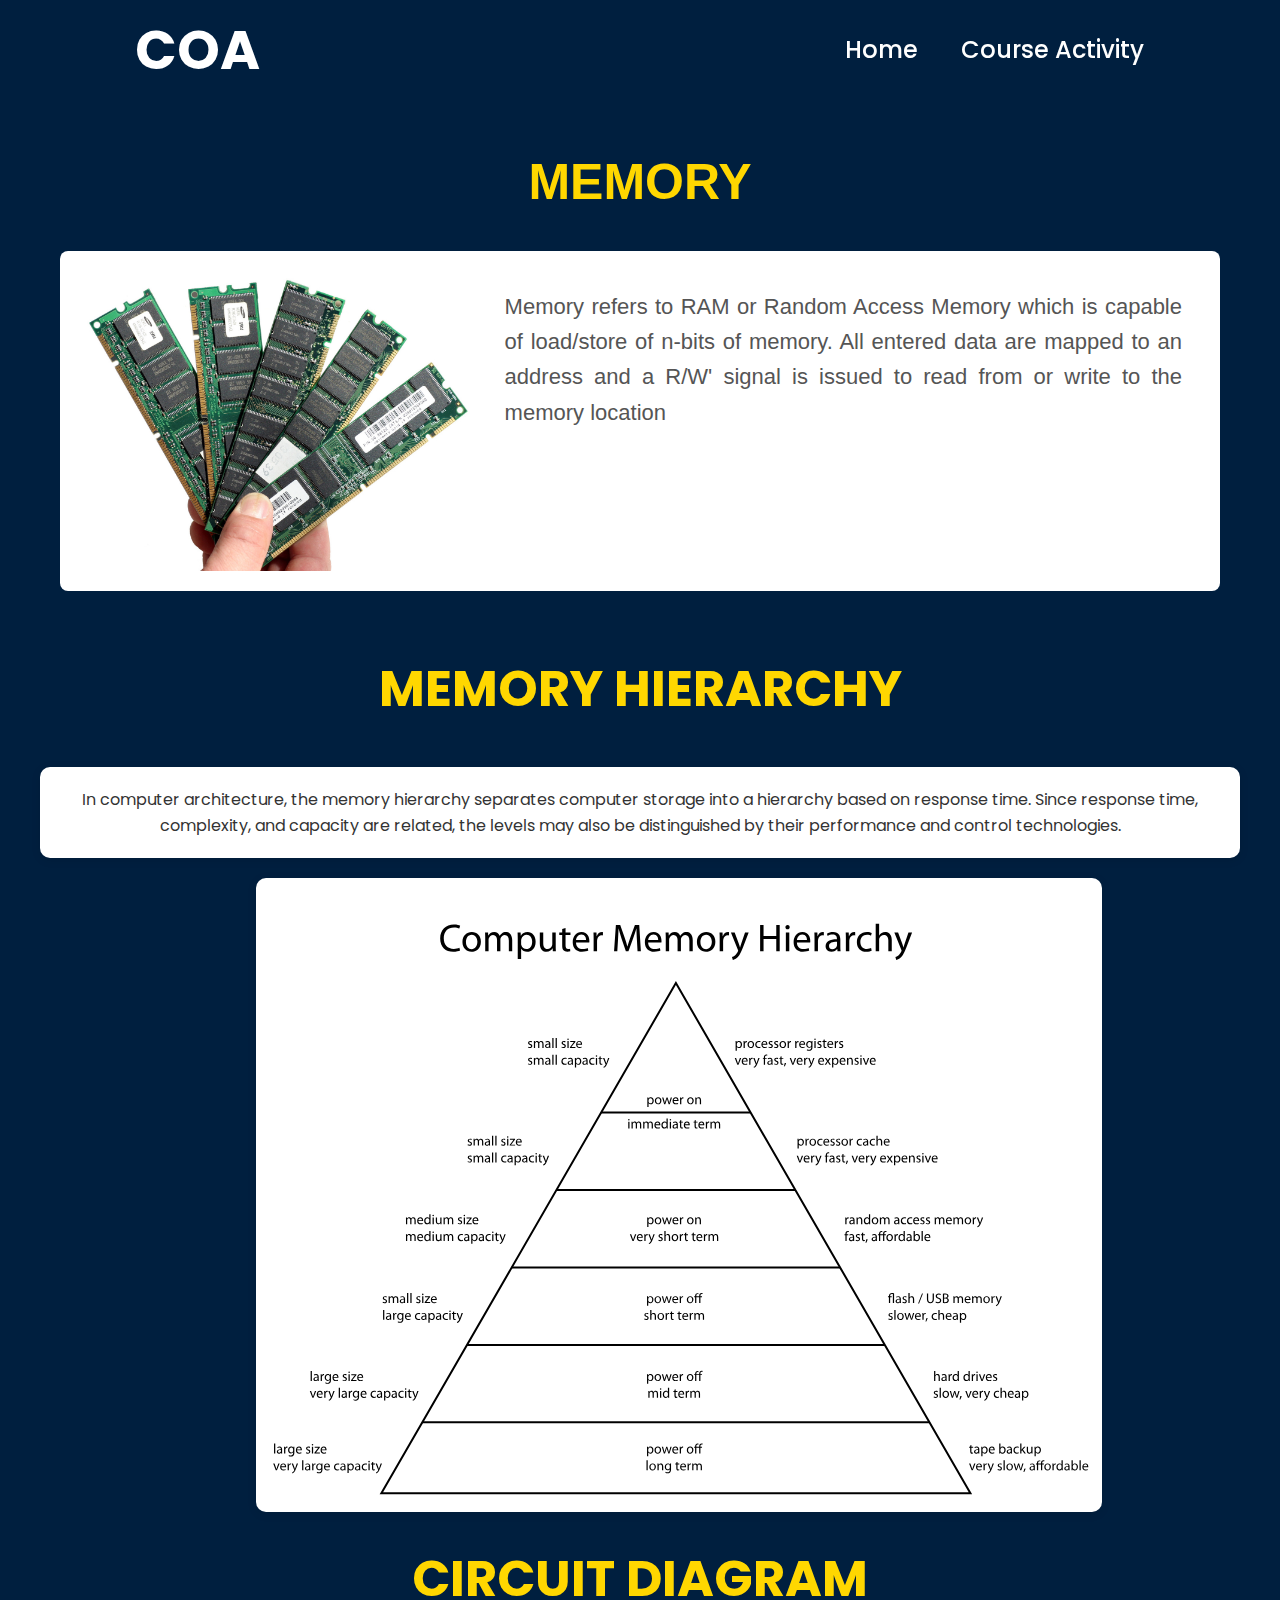
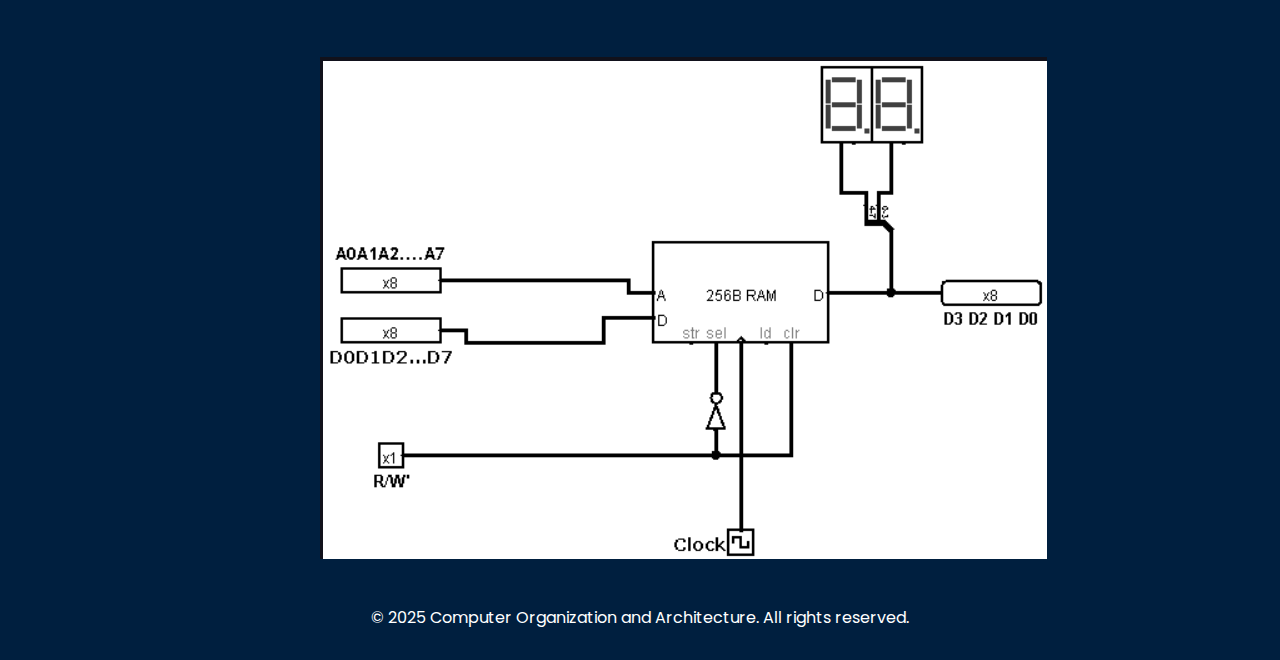
<file: memory.html>
<!DOCTYPE html>
<html lang="en">
<head>
    <meta charset="UTF-8">
    <meta name="viewport" content="width=device-width, initial-scale=1.0">
    <title>COA</title>
    <link rel="stylesheet" href="style.css">
    <link rel="icon" href="icon.png" type="image/x-icon">
</head>
<body style="background-color: #001F3F;">
    <nav>
        <div class="navbar">
            <div class="container nav-container">
                <input class="checkbox" type="checkbox" name="" id="" />
                <div class="hamburger-lines">
                    <span class="line line1"></span>
                    <span class="line line2"></span>
                    <span class="line line3"></span>
                </div>
                <div class="logo">
                    <h1>COA</h1>
                </div>
                <div class="menu-items">
                    <li><a href="index.html">Home</a></li>
                    <li><a href="courseactivity.html">Course Activity</a></li>
                </div>
            </div>
        </div>
    </nav>
    <section class="intcourse">
        <div class="intcour">
            <h2>Memory</h2>
            <div class="course-containerr" >
               <img src="ram.jpg" alt="">
                <div class="activityy-carddd">
                    <p>Memory refers to RAM or Random Access Memory which is capable of load/store of n-bits of memory.  All entered data are mapped to an address and a R/W' signal is issued to read from or write to the memory location</p>
                </div>
            </div>
        </div>
    </section> 
    <section>
        <div class="nbi-card">
            <h2>Memory Hierarchy</h2>
        </div>
        <div class="nb-card">
            <p>
                In computer architecture, the memory hierarchy separates computer storage into a hierarchy based on response time. Since response time, complexity, and capacity are related, the levels may also be distinguished by their performance and control technologies.
            </p>
        </div>
    </section>

    <section>
       
        <div class="memooo">
            <img src="ComputerMemoryHierarchy.svg" alt="Computer Memory Hierarchy">
        </div>        
        
    </section>

    <section>
        <div class="nbi-card">
            <h2>Circuit Diagram</h2>
        </div>
        
            <div class="memo-img"> 
                <img src="memory1.png" alt="ALU Image 1">
            </div>
                   
    </section>
    <section class="footer">
        <p>&copy; 2025 Computer Organization and Architecture. All rights reserved.</p>
      </section>  
    </body>
</file>
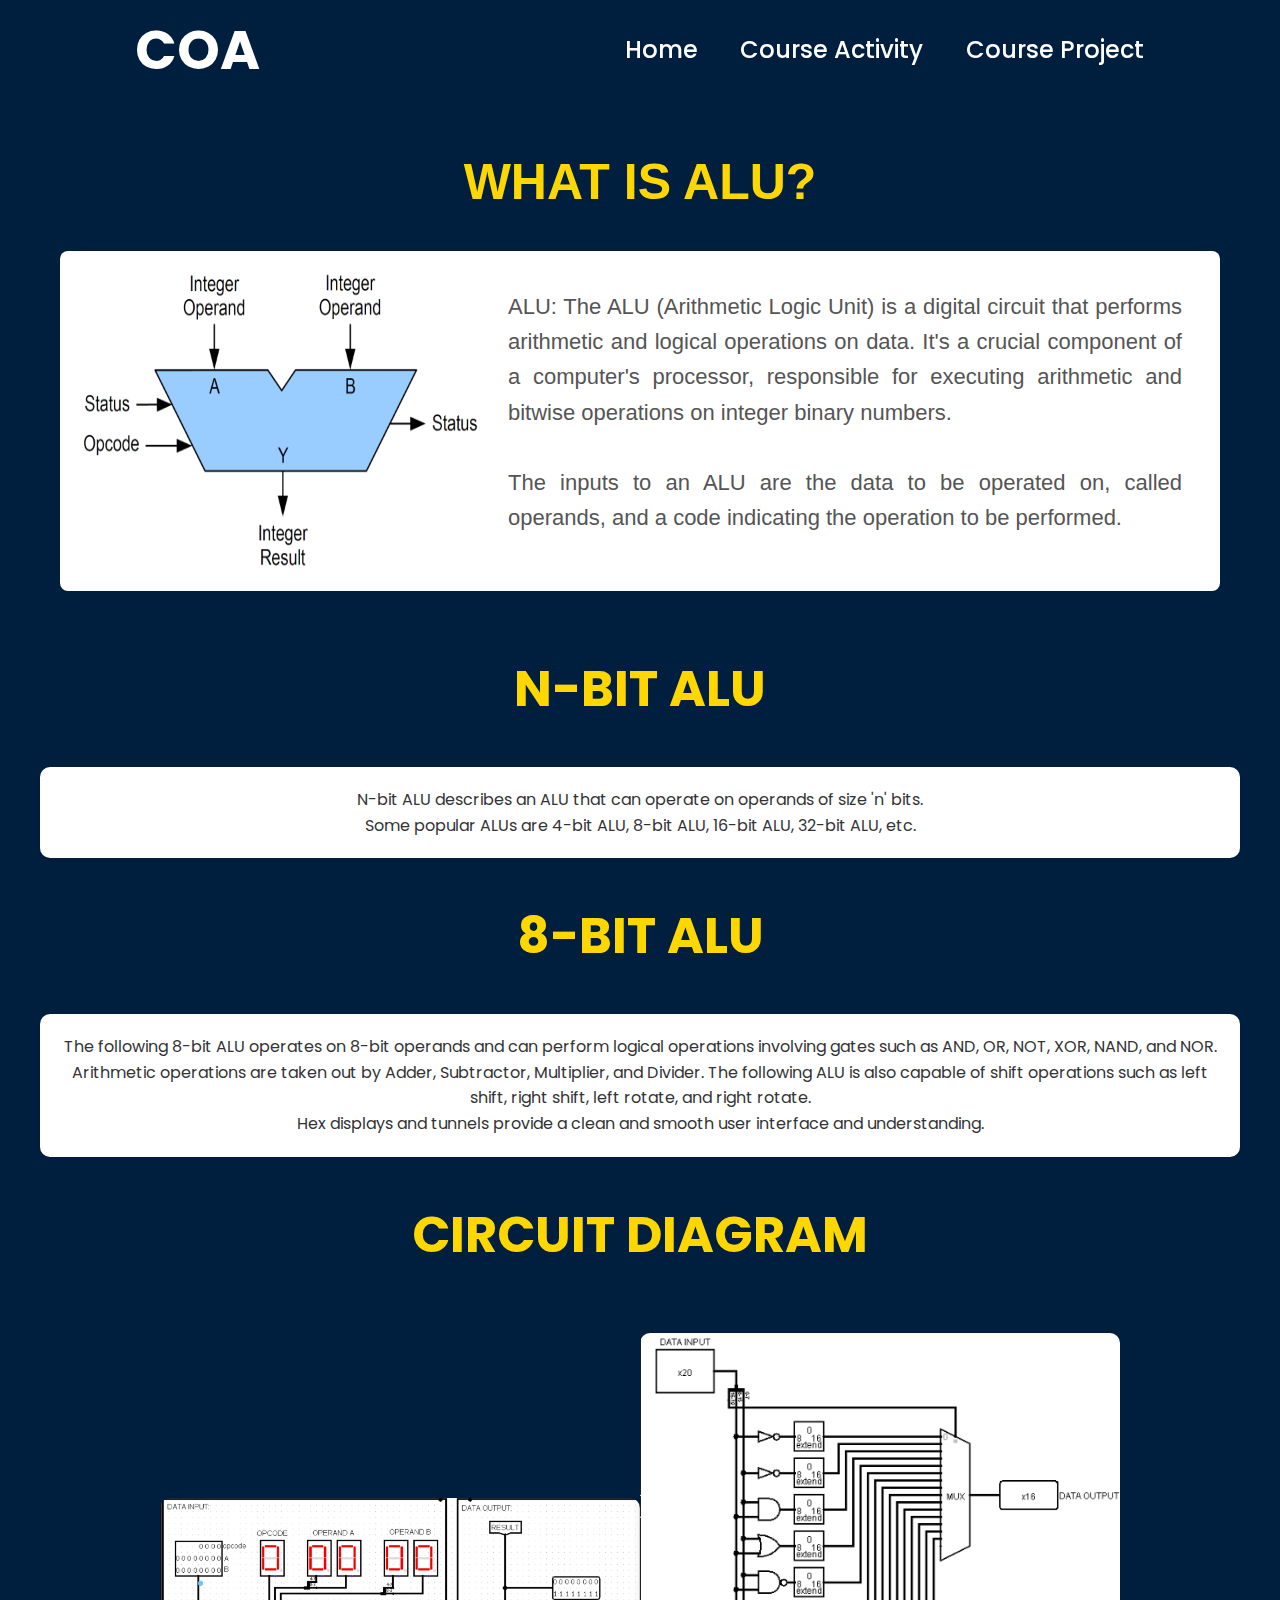
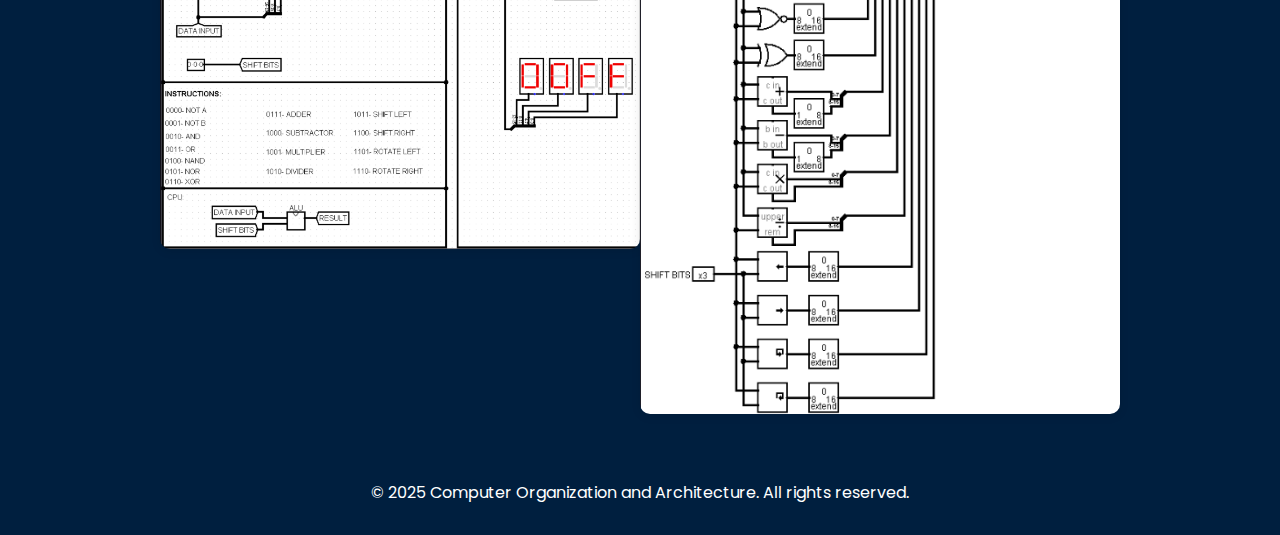
<file: nbit.html>
<!DOCTYPE html>
<html lang="en">
<head>
    <meta charset="UTF-8">
    <meta name="viewport" content="width=device-width, initial-scale=1.0">
    <title>COA</title>
    <link rel="stylesheet" href="style.css">
    <link rel="icon" href="icon.png" type="image/x-icon">
</head>
<body style="background-color: #001F3F;">
    <nav>
        <div class="navbar">
            <div class="container nav-container">
                <input class="checkbox" type="checkbox" name="" id="" />
                <div class="hamburger-lines">
                    <span class="line line1"></span>
                    <span class="line line2"></span>
                    <span class="line line3"></span>
                </div>
                <div class="logo">
                    <h1>COA</h1>
                </div>
                <div class="menu-items">
                    <li><a href="index.html">Home</a></li>
                    <li><a href="courseactivity.html">Course Activity</a></li>
                    <li><a href="project.html">Course Project</a></li>
                </div>
            </div>
        </div>
    </nav>
    <section class="intcourse">
        <div class="intcour">
            <h2>What is ALU?</h2>
            <div class="course-containerr" >
               <img src="ALU.gif" alt="">
                <div class="activityy-carddd">
                    <p>ALU:
                        The ALU (Arithmetic Logic Unit) is a digital circuit that performs arithmetic and logical operations on data. It's a crucial component of a computer's processor, responsible for executing arithmetic and bitwise operations on integer binary numbers.
                        <br><br>
                        The inputs to an ALU are the data to be operated on, called operands, and a code indicating the operation to be performed.</p>
                </div>
            </div>
        </div>
    </section> 
    <section>
        <div class="nbi-card">
            <h2>N-bit ALU</h2>
        </div>
        <div class="nb-card">
            <p>
                N-bit ALU describes an ALU that can operate on operands of size 'n' bits.<br>
                Some popular ALUs are 4-bit ALU, 8-bit ALU, 16-bit ALU, 32-bit ALU, etc.
            </p>
        </div>
    </section>

    <section>
        <div class="nbi-card">
            <h2>8-bit ALU</h2>
        </div>
        <div class="nb-card">
            <p>
                The following 8-bit ALU operates on 8-bit operands and can perform logical operations involving gates such as AND, OR, NOT, XOR, NAND, and NOR. Arithmetic operations are taken out by Adder, Subtractor, Multiplier, and Divider. The following ALU is also capable of shift operations such as left shift, right shift, left rotate, and right rotate.
                <br>Hex displays and tunnels provide a clean and smooth user interface and understanding. 
            </p>
        </div>
    </section>

    <section>
        <div class="nbi-card">
            <h2>Circuit Diagram</h2>
        </div>
        <div class="image-container">
            <div class="le-card"> 
                <img src="alu2.png" alt="ALU Image 1">
            </div>
            <div class="ri-card">
                <img src="alu 3.png" alt="ALU Image 2">
            </div>
        </div>        
    </section>
    <section class="footer">
        <p>&copy; 2025 Computer Organization and Architecture. All rights reserved.</p>
      </section>  
    
</body>
</file>
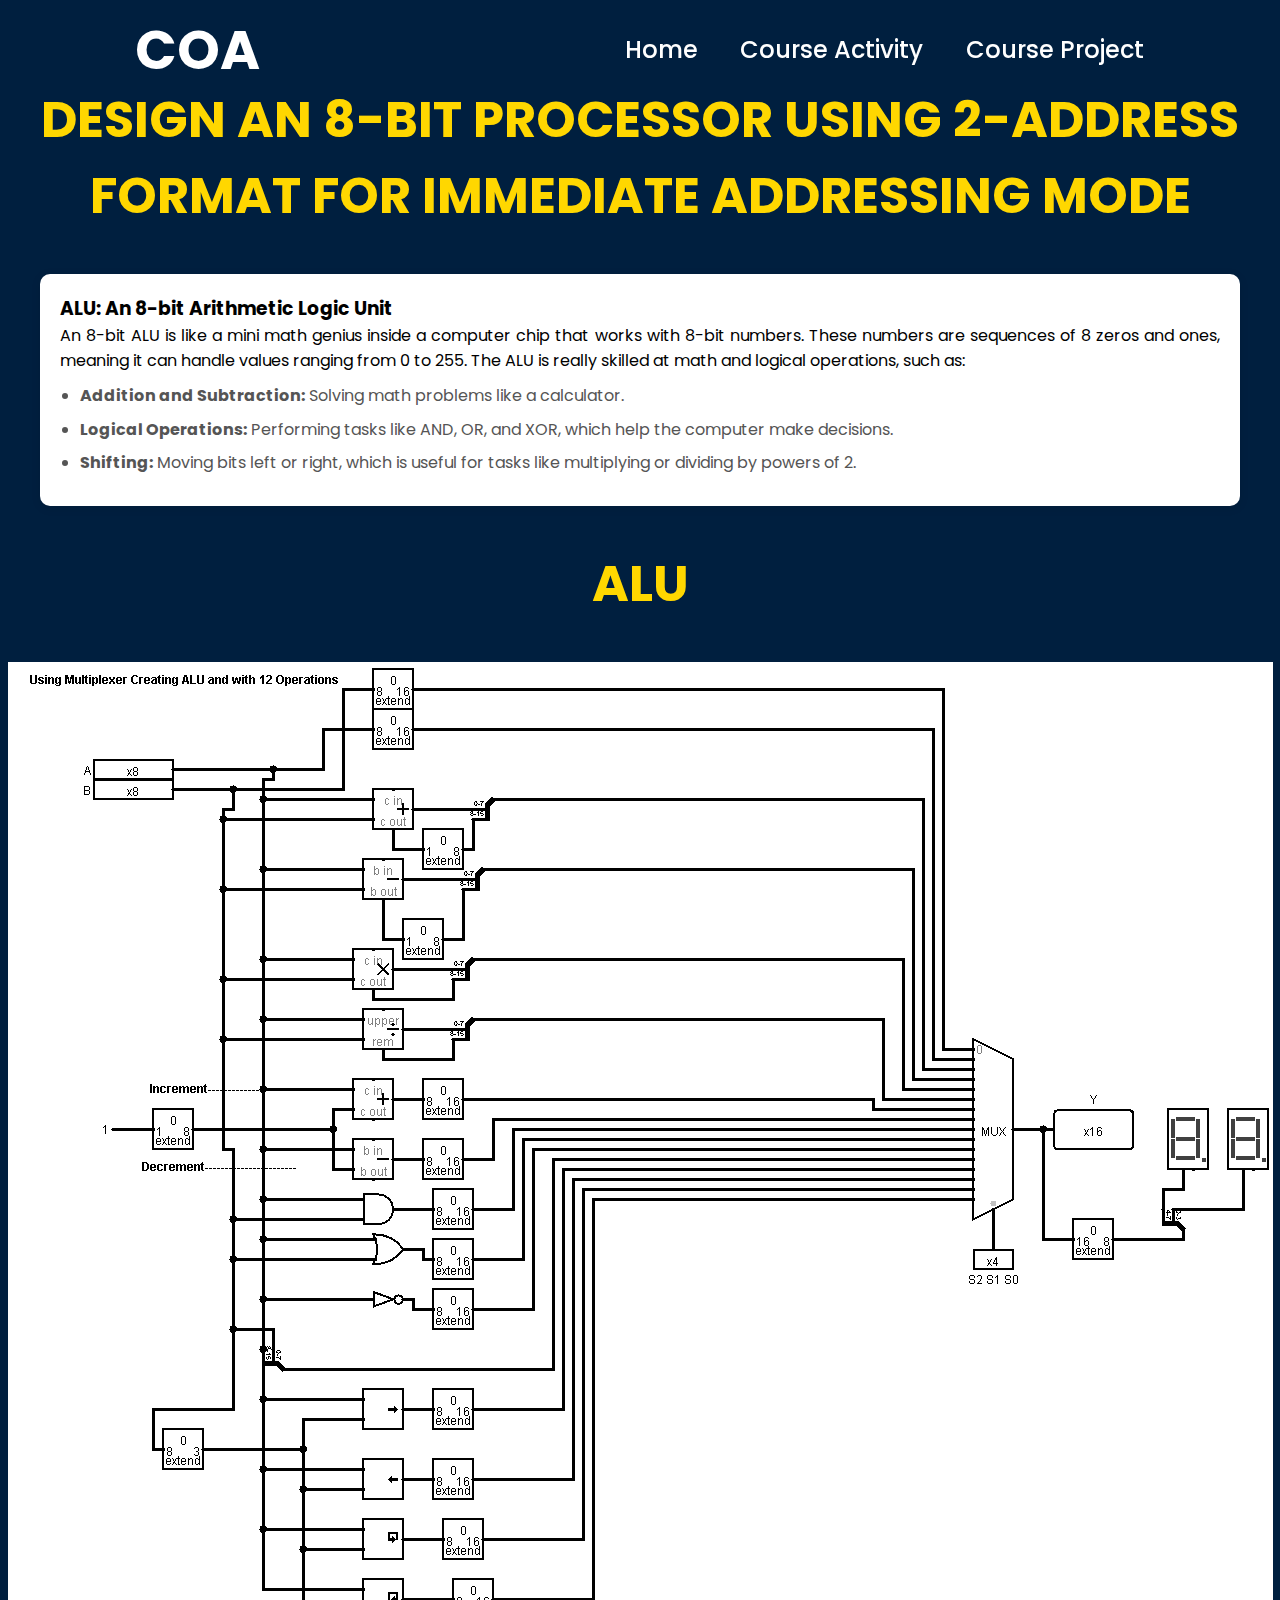
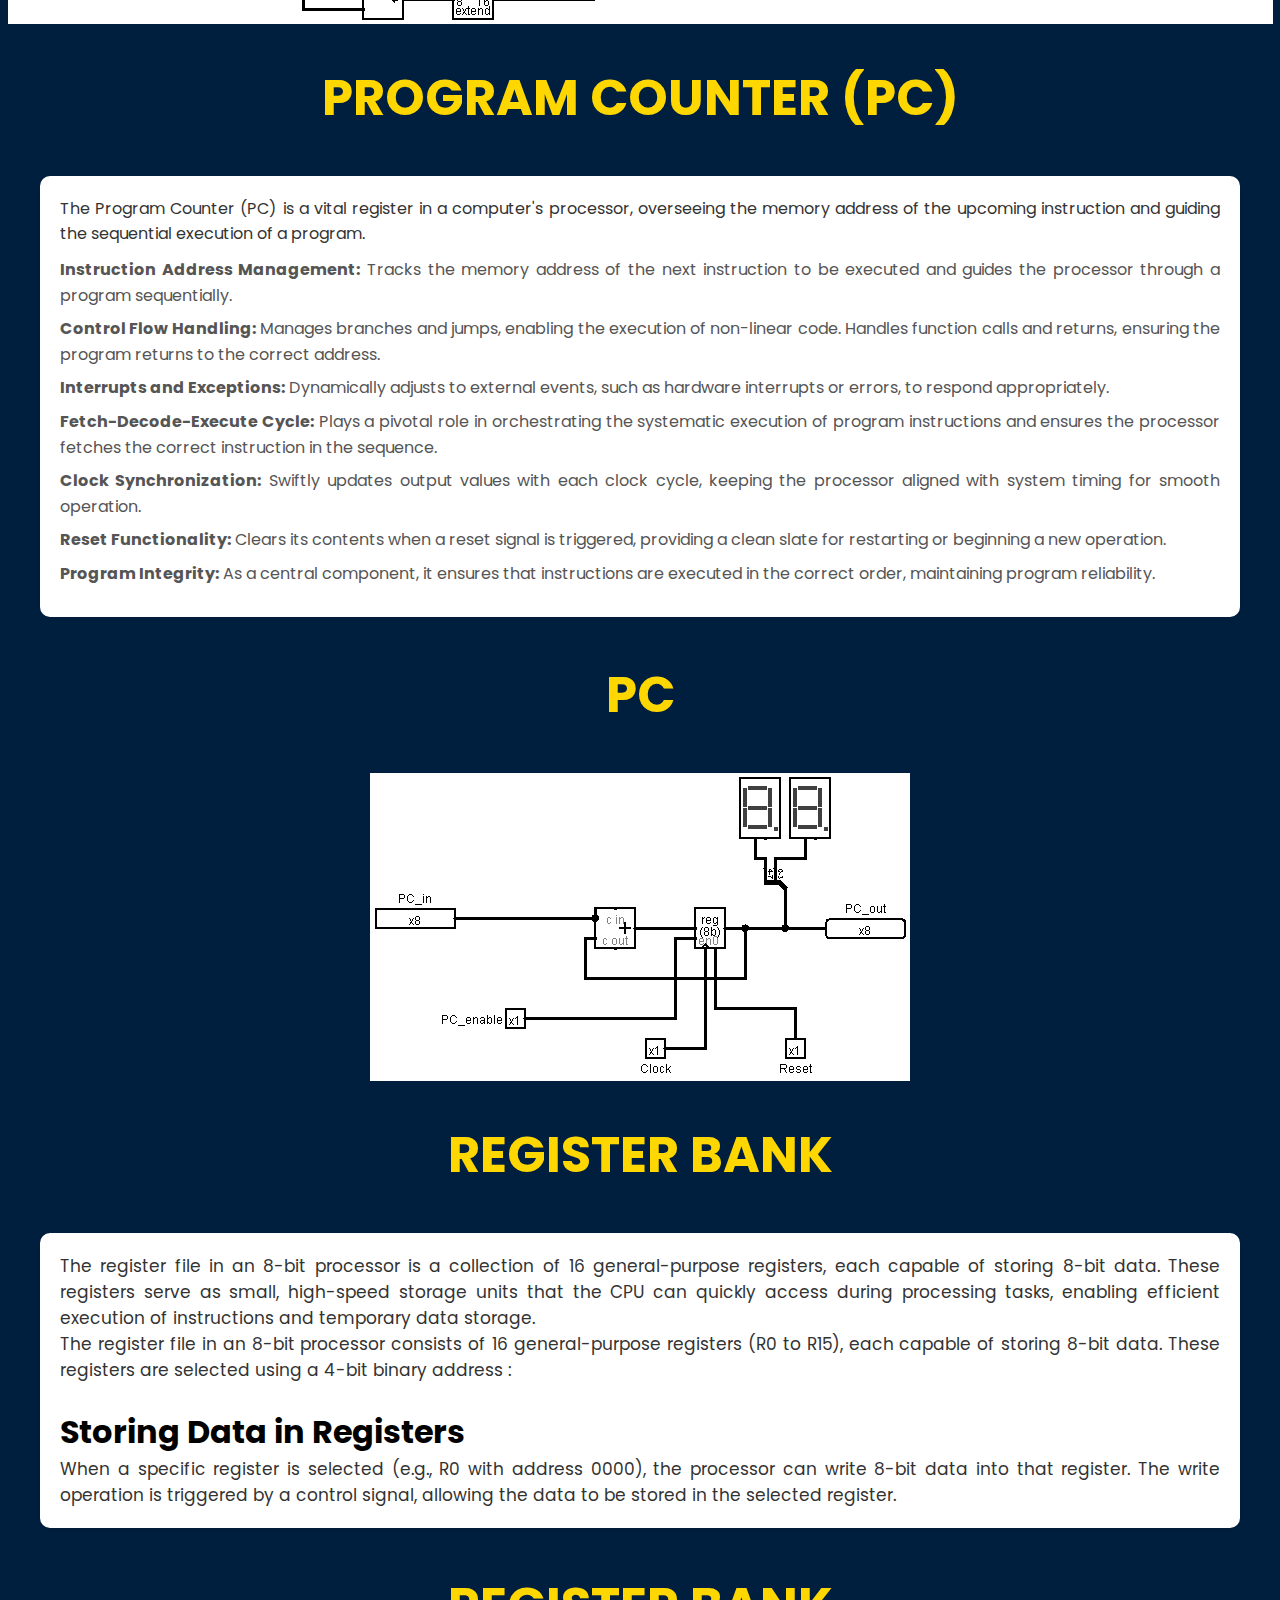
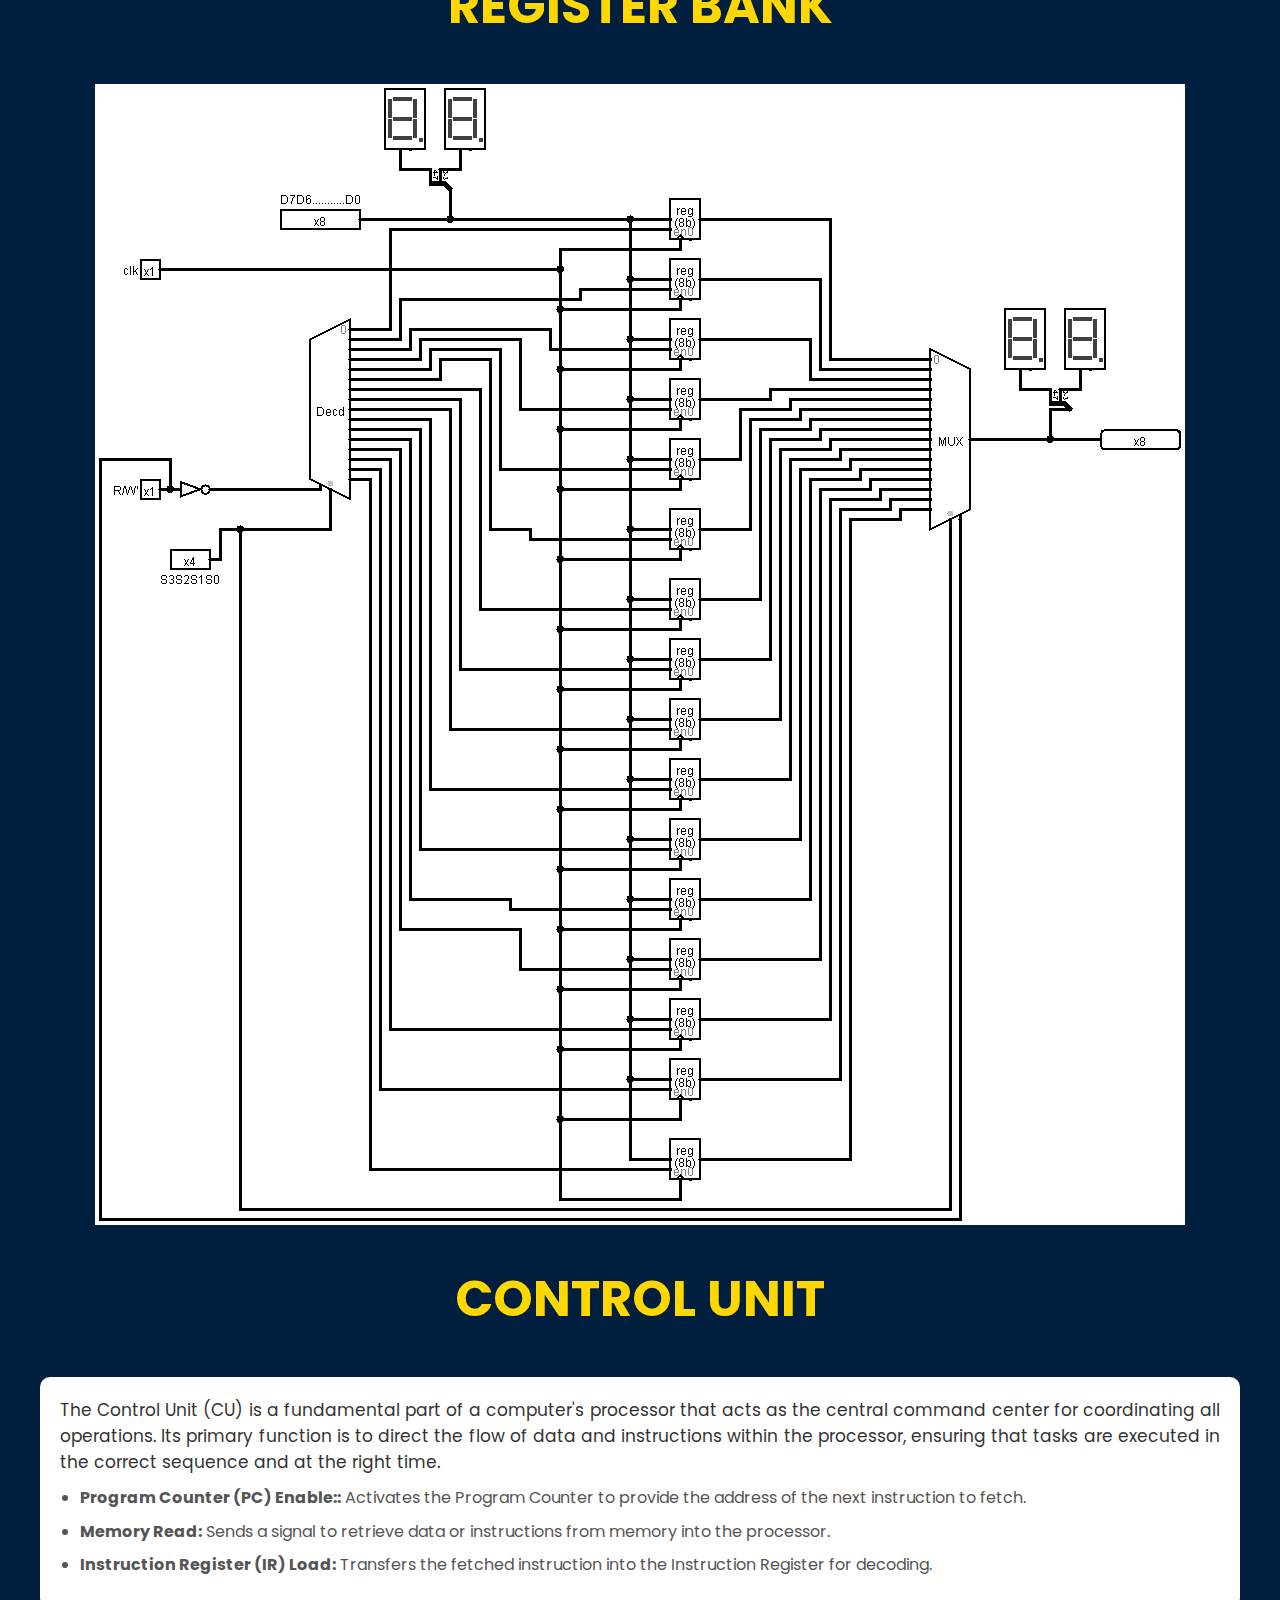
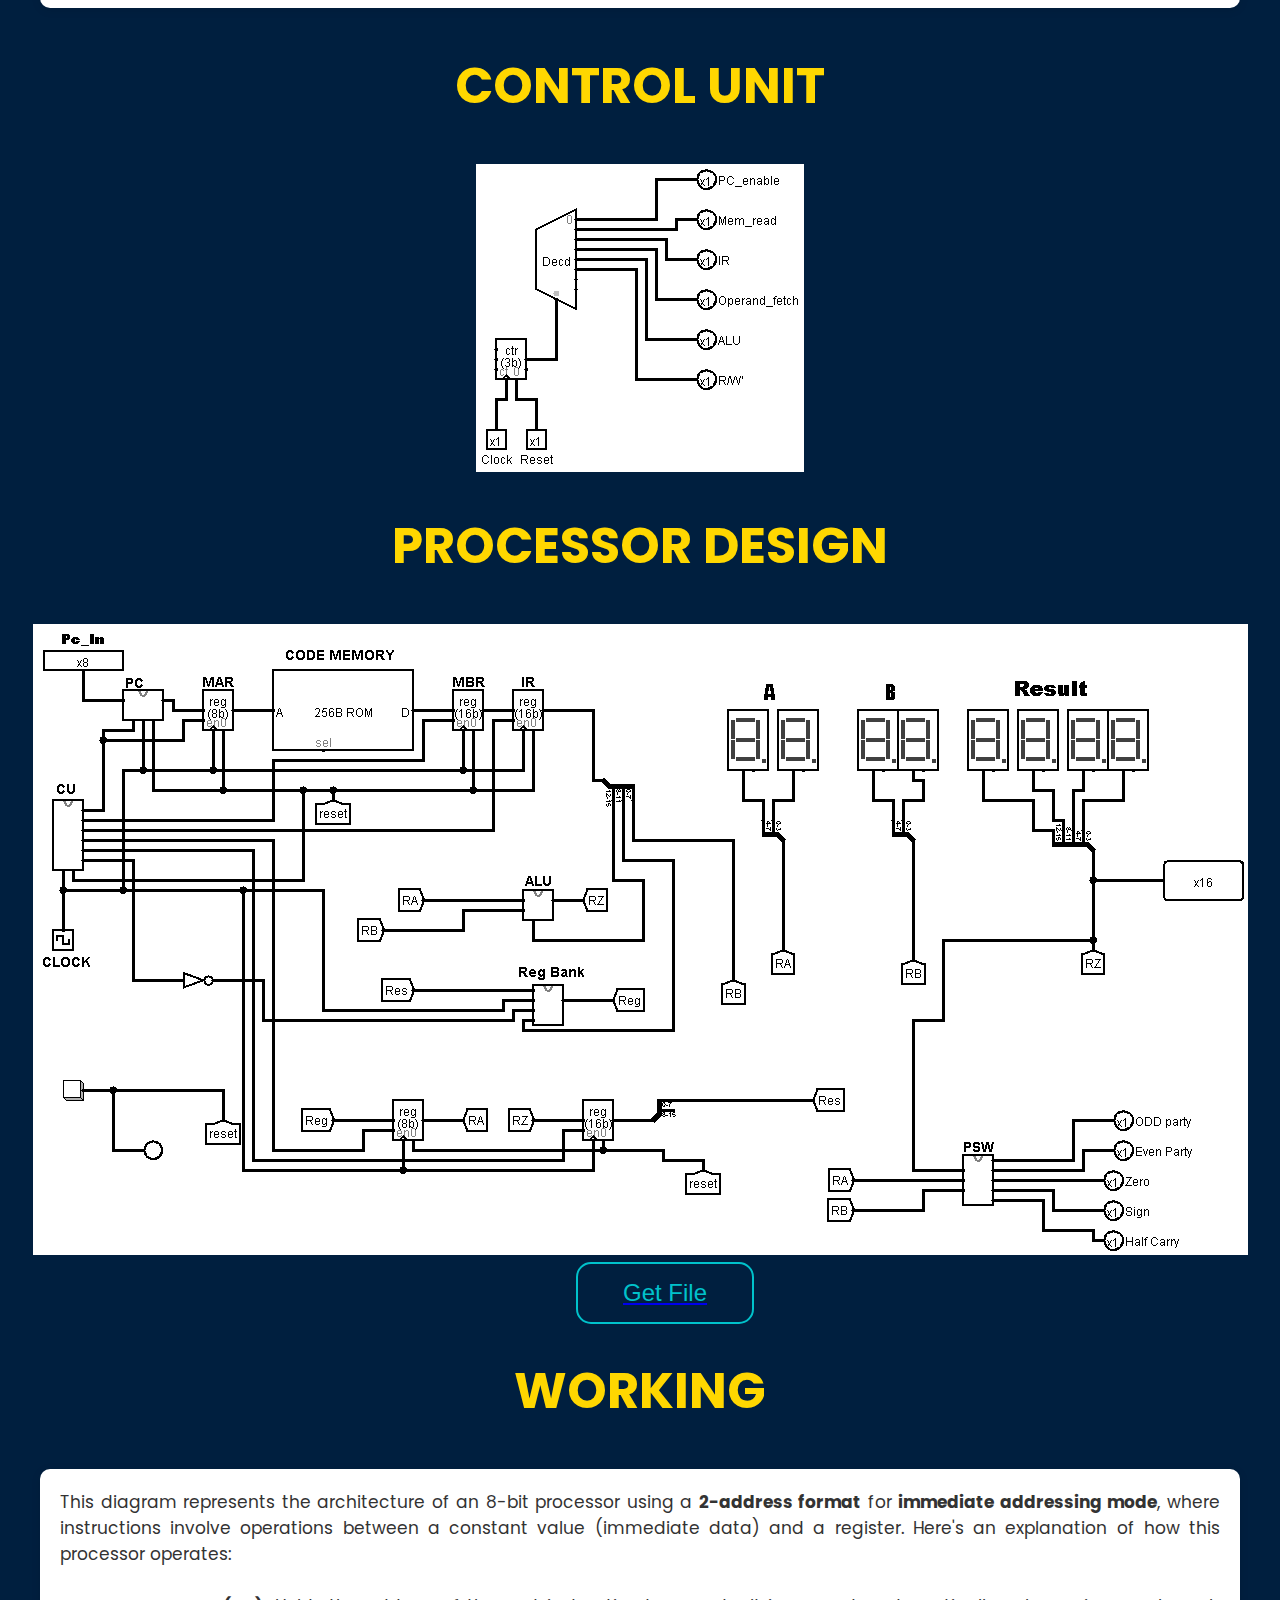
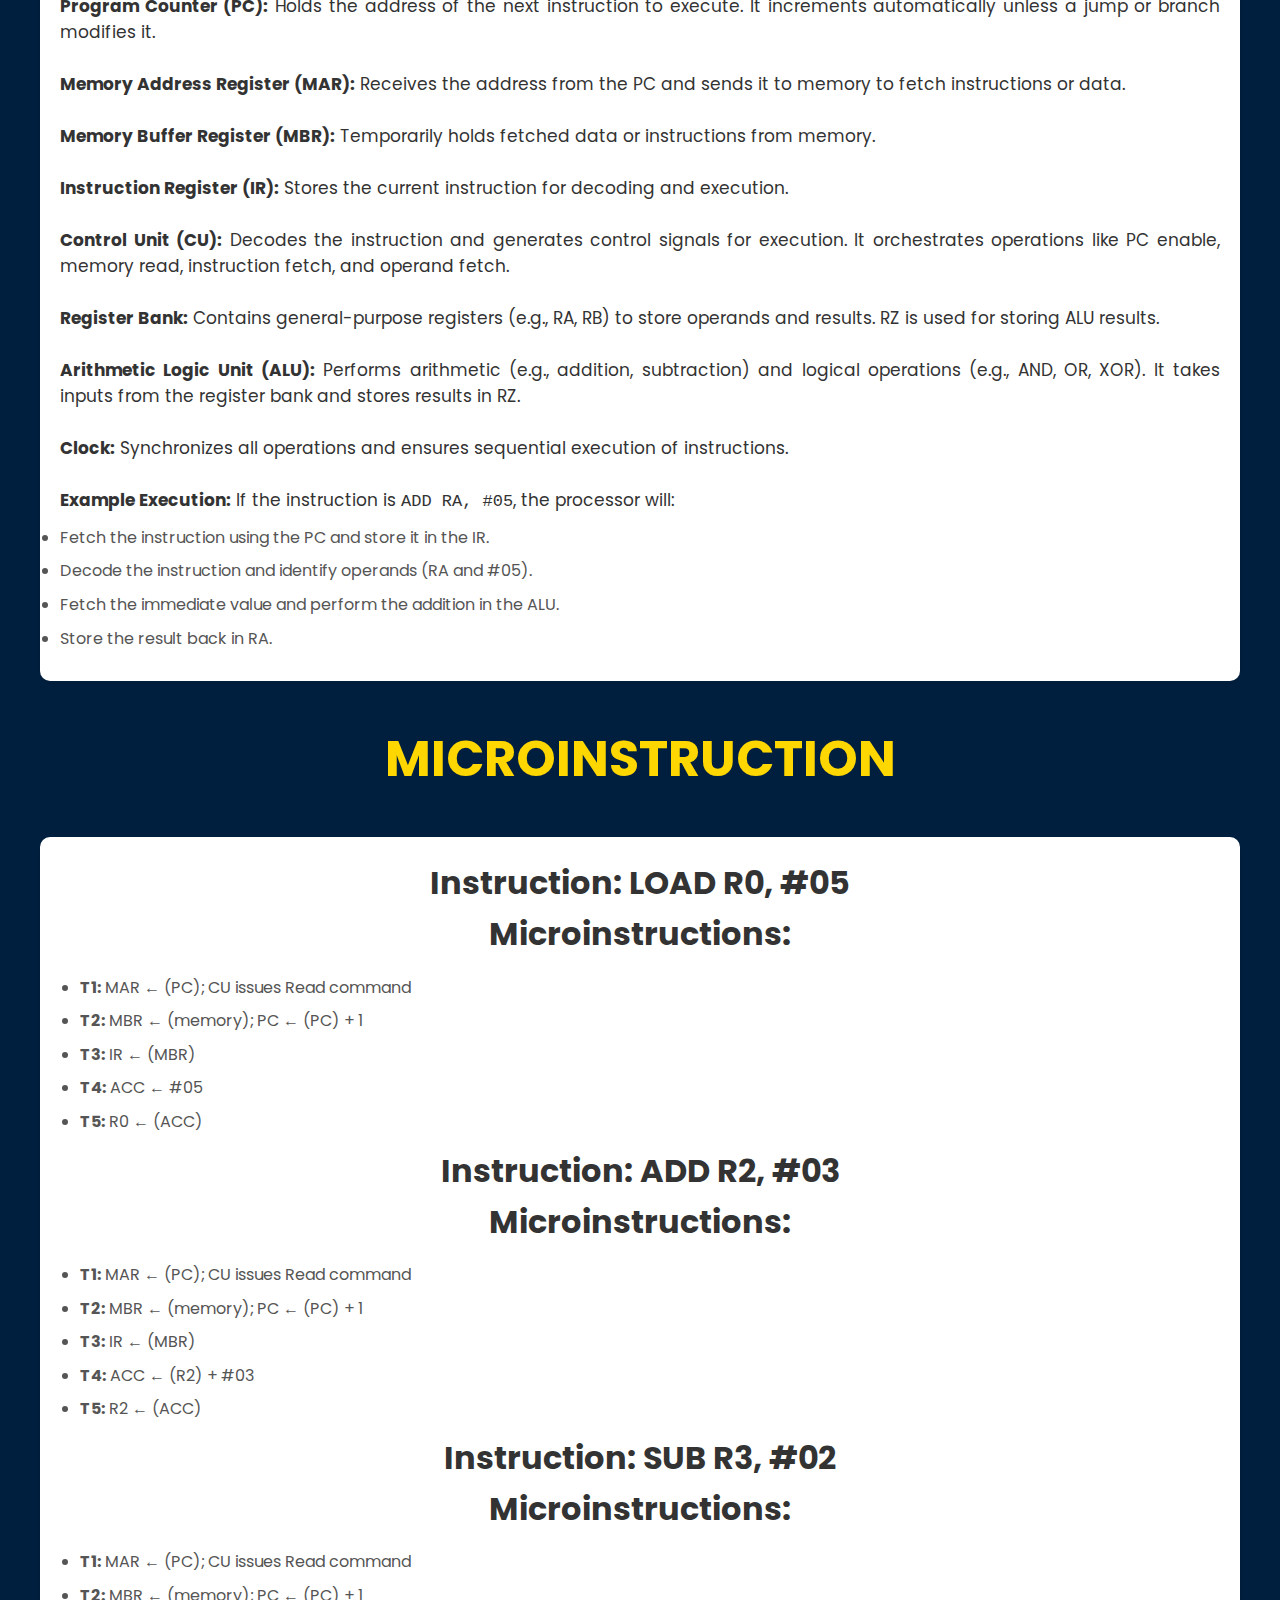
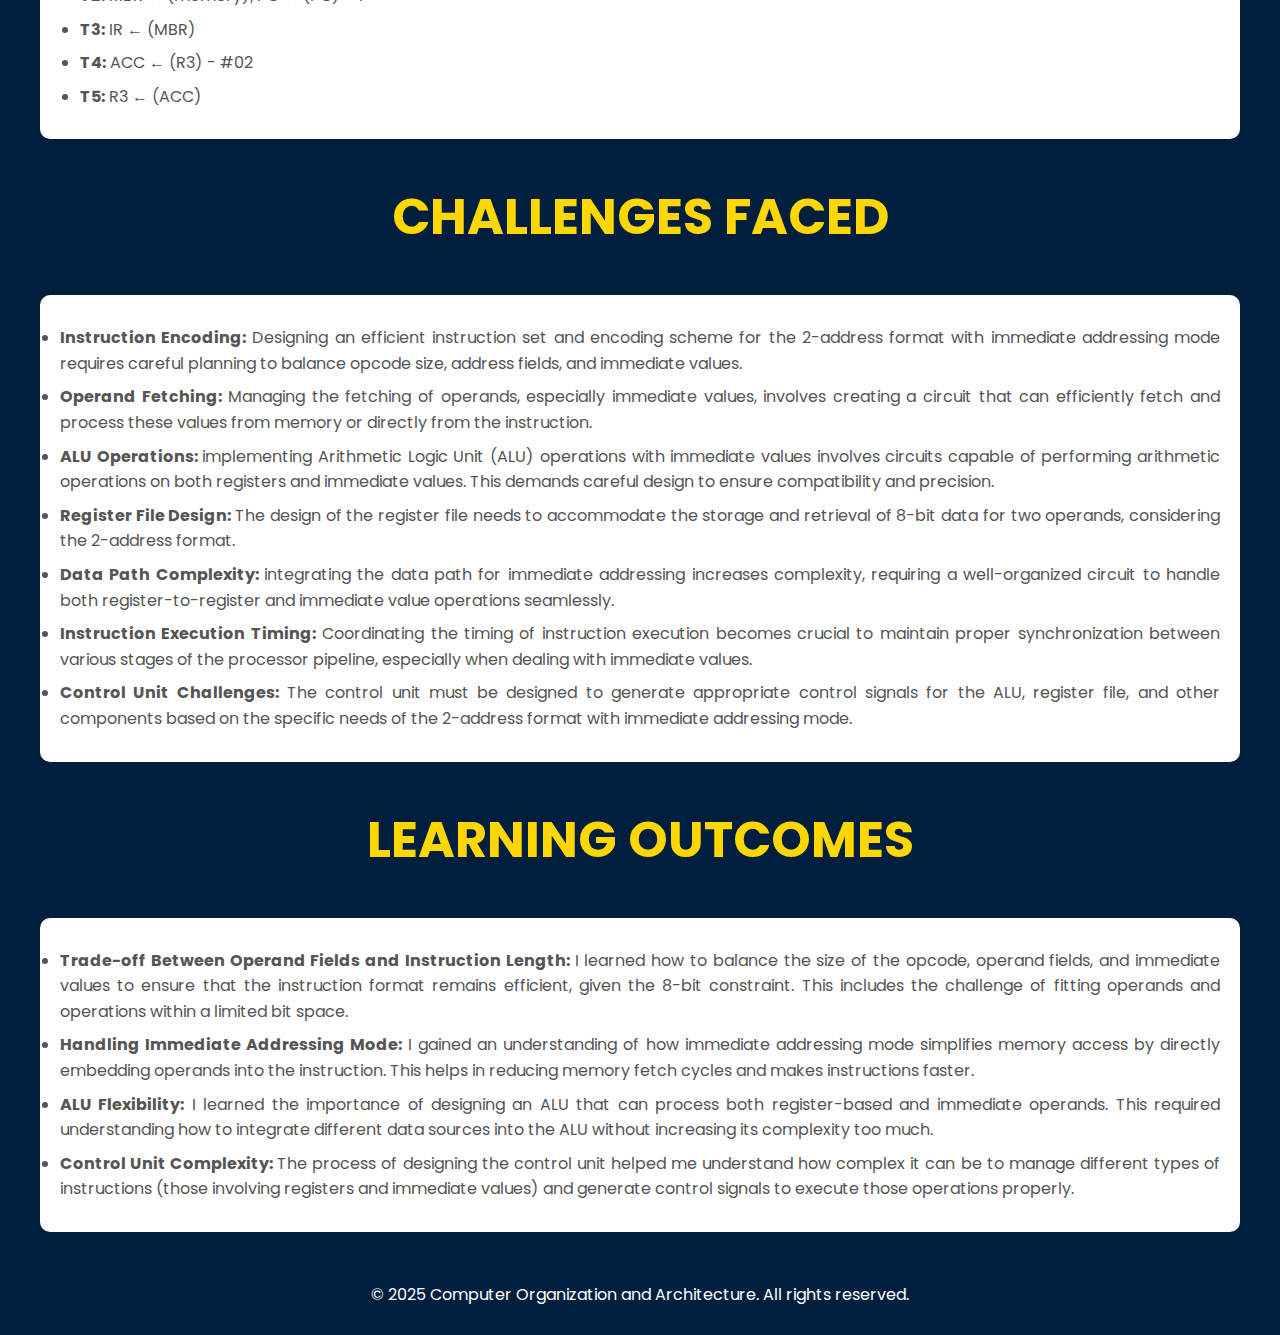
<file: project.html>
<!DOCTYPE html>
<html lang="en">
<head>
    <meta charset="UTF-8">
    <meta name="viewport" content="width=device-width, initial-scale=1.0">
    <title>COA</title>
    <link rel="stylesheet" href="style.css">
    <link rel="icon" href="icon.png" type="image/x-icon">
</head>
<body style="background-color: #001F3F;">
    <nav>
        <div class="navbar">
            <div class="container nav-container">
                <input class="checkbox" type="checkbox" name="" id="" />
                <div class="hamburger-lines">
                    <span class="line line1"></span>
                    <span class="line line2"></span>
                    <span class="line line3"></span>
                </div>
                <div class="logo">
                    <h1>COA</h1>
                </div>
                <div class="menu-items">
                    <li><a href="index.html">Home</a></li>
                    <li><a href="courseactivity.html">Course Activity</a></li>
                    <li><a href="project.html">Course Project</a></li>
                </div>
            </div>
        </div>
    </nav>
    <section>
        <div class="nbi-card">
            <h2>Design an 8-bit processor using 2-address format for immediate addressing mode</h2>
            
        </div>
        <div class="nb-card">
        <div class="txts">
            <p style="text-align: justify;">
                <h3>ALU: An 8-bit Arithmetic Logic Unit </h3>
                An 8-bit ALU is like a mini math genius inside a computer chip that works with 8-bit numbers. These numbers are sequences of 8 zeros and ones, meaning it can handle values ranging from 0 to 255. The ALU is really skilled at math and logical operations, such as: <br>

                <ul style="padding-left: 20px; font-size: 17px; line-height: 26px; margin-top: 10px;">
                    <li><strong>Addition and Subtraction:</strong> Solving math problems like a calculator.</li>
                    <li><strong>Logical Operations:</strong> Performing tasks like AND, OR, and XOR, which help the computer make decisions.</li>
                    <li><strong>Shifting:</strong> Moving bits left or right, which is useful for tasks like multiplying or dividing by powers of 2.</li>
                  </ul>
</div>
        </div>
    </section>
    <section>
        <div class="nbi-card">
            <h2>ALU</h2>
            
        </div>
       
        <div style="text-align: center;">
            <img src="alu4.png" alt="alu">
        </div>
    </section>
    <section>
        <div class="nbi-card">
            <h2>Program Counter (PC)</h2>
        </div>
        <div class="nb-card">
        <div class="txts">
            <p style="text-align: justify;">
                    The Program Counter (PC) is a vital register in a computer's processor, overseeing the memory address of the upcoming instruction and guiding the sequential execution of a program.
                  
      
                  <ul style="list-style: none; padding: 0; margin: 10px 0; line-height: 1.8; font-size: 17px;">
                    <li><strong>Instruction Address Management:</strong> Tracks the memory address of the next instruction to be executed and guides the processor through a program sequentially.</li>
                    <li><strong>Control Flow Handling:</strong> Manages branches and jumps, enabling the execution of non-linear code. Handles function calls and returns, ensuring the program returns to the correct address.</li>
                    <li><strong>Interrupts and Exceptions:</strong> Dynamically adjusts to external events, such as hardware interrupts or errors, to respond appropriately.</li>
                    <li><strong>Fetch-Decode-Execute Cycle:</strong> Plays a pivotal role in orchestrating the systematic execution of program instructions and ensures the processor fetches the correct instruction in the sequence.</li>
                    <li><strong>Clock Synchronization:</strong> Swiftly updates output values with each clock cycle, keeping the processor aligned with system timing for smooth operation.</li>
                    <li><strong>Reset Functionality:</strong> Clears its contents when a reset signal is triggered, providing a clean slate for restarting or beginning a new operation.</li>
                    <li><strong>Program Integrity:</strong> As a central component, it ensures that instructions are executed in the correct order, maintaining program reliability.</li>
                  </ul>
</div></p>
        </div>
    </section>
    <section>
        <div class="nbi-card">
            <h2>PC</h2>
            
        </div>
       
        <div style="text-align: center;">
            <img src="PC.png" alt="alu">
        </div>
    </section>
    <section>
        <div class="nbi-card">
            <h2>Register Bank</h2>
        </div>
        <div class="nb-card">
        <div class="txts">
            <p style="text-align: justify; font-size: 17px; line-height: 26px; margin: 0;">
                The register file in an 8-bit processor is a collection of 16 general-purpose registers, each capable of storing 8-bit data. These registers serve as small, high-speed storage units that the CPU can quickly access during processing tasks, enabling efficient execution of instructions and temporary data storage. <br>
                The register file in an 8-bit processor consists of 16 general-purpose registers (R0 to R15), each capable of storing 8-bit data. These registers are selected using a 4-bit binary address : 
              </p>
              <p><br>
            <h1> Storing Data in Registers</h1>
            <p style="text-align: justify; font-size: 17px; line-height: 26px; margin: 0;">

                When a specific register is selected (e.g., R0 with address 0000), the processor can write 8-bit data into that register. The write operation is triggered by a control signal, allowing the data to be stored in the selected register.
            </p>
        </div>
        </div>
    </section>
    <section>
        <div class="nbi-card">
            <h2>Register Bank</h2>
            
        </div>
       
        <div style="text-align: center;">
            <img src="regbank.png" alt="alu">
        </div>
    </section>
    <section>
        <div class="nbi-card">
            <h2>Control Unit</h2>
        </div>
        <div class="nb-card">
        <div class="txts">
            <p style="text-align: justify; font-size: 17px; line-height: 26px; margin: 0;">
                
                The Control Unit (CU) is a fundamental part of a computer's processor that acts as the central command center for coordinating all operations. Its primary function is to direct the flow of data and instructions within the processor, ensuring that tasks are executed in the correct sequence and at the right time.
              </p>
              <ul style="padding-left: 20px; font-size: 17px; line-height: 26px; margin-top: 10px;">
                <li><strong>Program Counter (PC) Enable::</strong> Activates the Program Counter to provide the address of the next instruction to fetch.</li>
                <li><strong>Memory Read:</strong> Sends a signal to retrieve data or instructions from memory into the processor.</li>
                <li><strong>Instruction Register (IR) Load:</strong> Transfers the fetched instruction into the Instruction Register for decoding.</li>
              </ul>
        </div>
        </div>
    </section>
    <section>
        <div class="nbi-card">
            <h2>Control Unit</h2>
            
        </div>
       
        <div style="text-align: center;">
            <img src="cu.png" alt="alu">
        </div>
    </section>
    <section>
        <div class="nbi-card">
            <h2>Processor Design</h2>
            
        </div>
       
        <div style="text-align: center;">
            <img src="processormain.png" alt="alu">
        </div>
    </section>
    <section>
        <a href="https://drive.google.com/drive/folders/1EG_hQ1vyYNAZuXVn_GQBM-A7uJCLd19y?usp=sharing"> 
            <button class="buton">
              Get File
              <i class="fa-solid fa-check"></i>
            </button>
          </a>
          

    </section>
    <section>
        <div class="nbi-card">
            <h2>Working</h2>
        </div>
        <div class="nb-card">
        <div class="txts">
            <p style="text-align: justify; font-size: 17px; line-height: 26px; margin: 0;">
                This diagram represents the architecture of an 8-bit processor using a <strong>2-address format</strong> for <strong>immediate addressing mode</strong>, where instructions involve operations between a constant value (immediate data) and a register. Here's an explanation of how this processor operates:
                <br><br>

                <strong>Program Counter (PC):</strong> Holds the address of the next instruction to execute. It increments automatically unless a jump or branch modifies it.
                <br><br>
                <strong>Memory Address Register (MAR):</strong> Receives the address from the PC and sends it to memory to fetch instructions or data.
                <br><br>
                <strong>Memory Buffer Register (MBR):</strong> Temporarily holds fetched data or instructions from memory.
                <br><br>
                <strong>Instruction Register (IR):</strong> Stores the current instruction for decoding and execution.
                <br><br>
                <strong>Control Unit (CU):</strong> Decodes the instruction and generates control signals for execution. It orchestrates operations like PC enable, memory read, instruction fetch, and operand fetch.
                <br><br>
                <strong>Register Bank:</strong> Contains general-purpose registers (e.g., RA, RB) to store operands and results. RZ is used for storing ALU results.
                <br><br>
                <strong>Arithmetic Logic Unit (ALU):</strong> Performs arithmetic (e.g., addition, subtraction) and logical operations (e.g., AND, OR, XOR). It takes inputs from the register bank and stores results in RZ.
                <br><br>
                <strong>Clock:</strong> Synchronizes all operations and ensures sequential execution of instructions.
                <br><br>
                <strong>Example Execution:</strong> If the instruction is <code>ADD RA, #05</code>, the processor will:
                <ul style=" padding: 0; margin: 10px 0; line-height: 1.8; font-size: 17px;">
                  <li>Fetch the instruction using the PC and store it in the IR.</li>
                  <li>Decode the instruction and identify operands (RA and #05).</li>
                  <li>Fetch the immediate value and perform the addition in the ALU.</li>
                  <li>Store the result back in RA.</li>
                </ul>
               
              </p>
        </div>
        </div>
    </section>
    <section>
        <div class="nbi-card">
            <h2>Microinstruction</h2>
        </div>
        <div class="nb-card">
        <div class="txts">
            <p style="font-size: 2rem; margin-bottom: 15px;">
                <strong><i class="fas fa-download" style="margin-right: 5px;"></i>Instruction: LOAD R0, #05</strong><br>
                <strong>Microinstructions:</strong>
                <ul style="margin: 10px 0; padding-left: 20px; list-style: disc; font-size:2rem;">
                    <li><strong>T1:</strong> MAR ← (PC); CU issues Read command</li>
                    <li><strong>T2:</strong> MBR ← (memory); PC ← (PC) + 1</li>
                    <li><strong>T3:</strong> IR ← (MBR)</li>
                    <li><strong>T4:</strong> ACC ← #05</li>
                    <li><strong>T5:</strong> R0 ← (ACC)</li>
                </ul>
              </p>

              <p style="font-size: 2rem; margin-bottom: 15px;">
                <strong><i class="fas fa-plus" style="margin-right: 5px;"></i>Instruction: ADD R2, #03</strong><br>
                <strong>Microinstructions:</strong>
                <ul style="margin: 10px 0; padding-left: 20px; list-style: disc; font-size:2rem;">
                    <li><strong>T1:</strong> MAR ← (PC); CU issues Read command</li>
                    <li><strong>T2:</strong> MBR ← (memory); PC ← (PC) + 1</li>
                    <li><strong>T3:</strong> IR ← (MBR)</li>
                    <li><strong>T4:</strong> ACC ← (R2) + #03</li>
                    <li><strong>T5:</strong> R2 ← (ACC)</li>
                </ul>
              </p>

              <p style="font-size: 2rem; margin-bottom: 15px;">
                <strong><i class="fas fa-minus" style="margin-right: 5px;"></i>Instruction: SUB R3, #02</strong><br>
                <strong>Microinstructions:</strong>
                <ul style="margin: 10px 0; padding-left: 20px; list-style: disc; font-size:2rem;">
                    <li><strong>T1:</strong> MAR ← (PC); CU issues Read command</li>
                    <li><strong>T2:</strong> MBR ← (memory); PC ← (PC) + 1</li>
                    <li><strong>T3:</strong> IR ← (MBR)</li>
                    <li><strong>T4:</strong> ACC ← (R3) - #02</li>
                    <li><strong>T5:</strong> R3 ← (ACC)</li>
                </ul>
              </p>
        </div>
        </div>
    </section>    
    <section>
        <div class="nbi-card">
            <h2>Challenges Faced</h2>
        </div>
        <div class="nb-card">
        <div class="txts">
            <ul style=" padding: 0; text-align: justify; margin: 10px 0; line-height: 1.8; font-size: 17px;">
                <li><strong>Instruction Encoding:</strong> Designing an efficient instruction set and encoding scheme for the 2-address format with immediate addressing mode requires careful planning to balance opcode size, address fields, and immediate values.</li>
                <li><strong>Operand Fetching:</strong> Managing the fetching of operands, especially immediate values, involves creating a circuit that can efficiently fetch and process these values from memory or directly from the instruction.</li>
                <li><strong>ALU Operations: </strong> implementing Arithmetic Logic Unit (ALU) operations with immediate values involves circuits capable of performing arithmetic operations on both registers and immediate values. This demands careful design to ensure compatibility and precision.</li>
                <li><strong>Register File Design: </strong> The design of the register file needs to accommodate the storage and retrieval of 8-bit data for two operands, considering the 2-address format.</li>
                <li><strong>Data Path Complexity: </strong> integrating the data path for immediate addressing increases complexity, requiring a well-organized circuit to handle both register-to-register and immediate value operations seamlessly.</li>
                <li><strong>Instruction Execution Timing:</strong> Coordinating the timing of instruction execution becomes crucial to maintain proper synchronization between various stages of the processor pipeline, especially when dealing with immediate values.</li>
                <li><strong>Control Unit Challenges:</strong> The control unit must be designed to generate appropriate control signals for the ALU, register file, and other components based on the specific needs of the 2-address format with immediate addressing mode. </li>
              </ul>
        </div>
        </div>
    </section>
    <section>
        <div class="nbi-card">
            <h2>Learning Outcomes</h2>
        </div>
        <div class="nb-card">
        <div class="txts">
            <ul style=" padding: 0; text-align: justify; margin: 10px 0; line-height: 1.8; font-size: 17px;">
                <li><strong>Trade-off Between Operand Fields and Instruction Length: </strong> I learned how to balance the size of the opcode, operand fields, and immediate values to ensure that the instruction format remains efficient, given the 8-bit constraint. This includes the challenge of fitting operands and operations within a limited bit space.</li>
                <li><strong>Handling Immediate Addressing Mode:</strong> I gained an understanding of how immediate addressing mode simplifies memory access by directly embedding operands into the instruction. This helps in reducing memory fetch cycles and makes instructions faster.</li>
                <li><strong>ALU Flexibility:</strong> I learned the importance of designing an ALU that can process both register-based and immediate operands. This required understanding how to integrate different data sources into the ALU without increasing its complexity too much.</li>
                <li><strong>Control Unit Complexity: </strong> The process of designing the control unit helped me understand how complex it can be to manage different types of instructions (those involving registers and immediate values) and generate control signals to execute those operations properly.</li>
              </ul>
        </div>
        </div>
    </section>
    <section class="footer">
        <p>&copy; 2025 Computer Organization and Architecture. All rights reserved.</p>
      </section>  
    
</body>
</file>
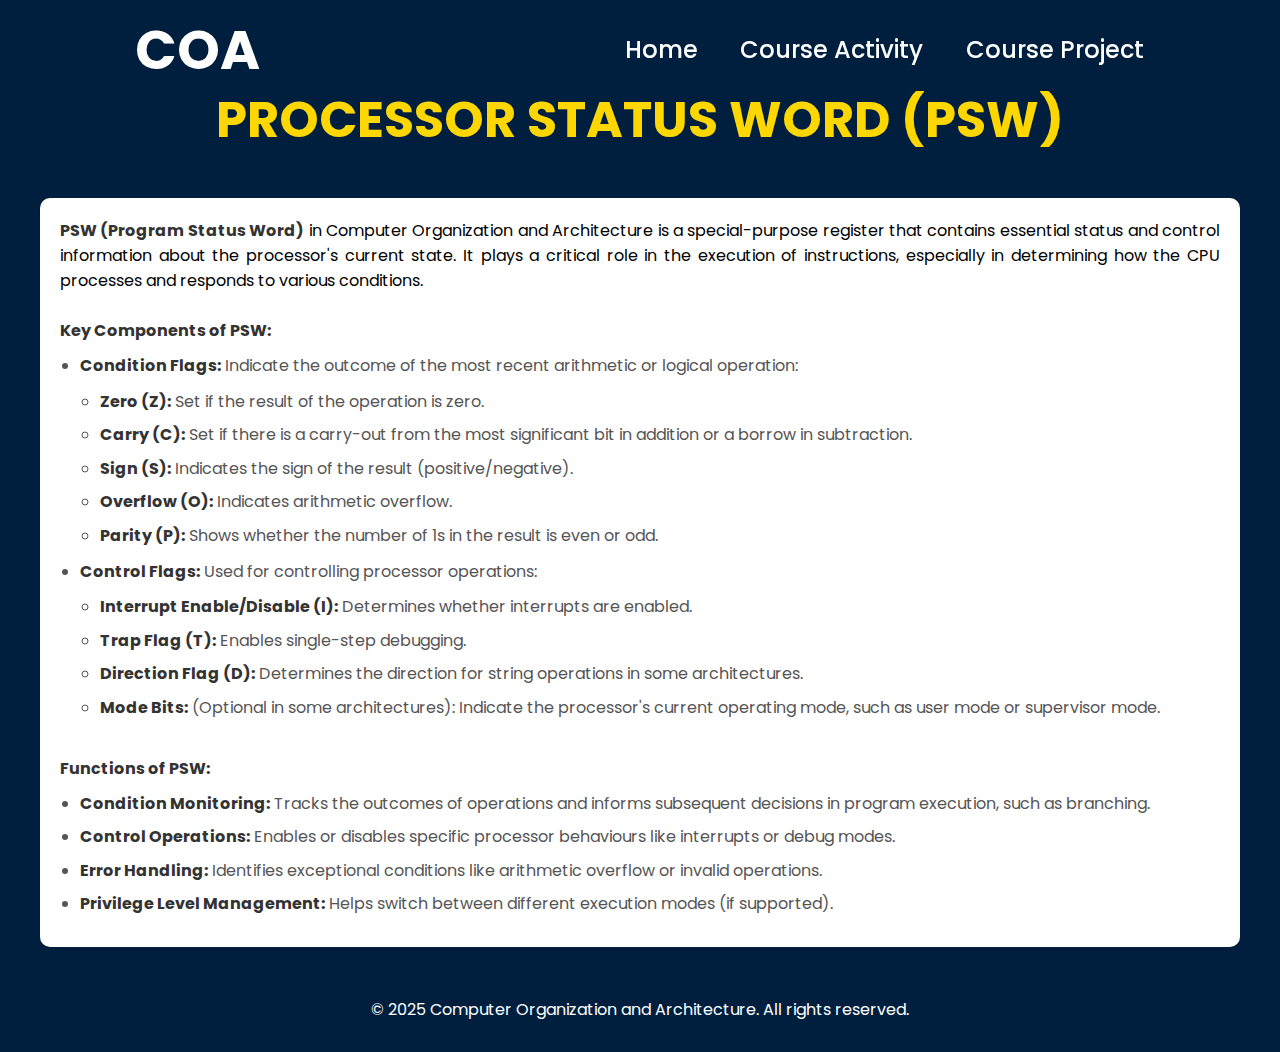
<file: psw.html>
<!DOCTYPE html>
<html lang="en">
<head>
    <meta charset="UTF-8">
    <meta name="viewport" content="width=device-width, initial-scale=1.0">
    <title>COA</title>
    <link rel="stylesheet" href="style.css">
    <link rel="icon" href="icon.png" type="image/x-icon">
</head>
<body style="background-color: #001F3F;">
    <nav>
        <div class="navbar">
            <div class="container nav-container">
                <input class="checkbox" type="checkbox" name="" id="" />
                <div class="hamburger-lines">
                    <span class="line line1"></span>
                    <span class="line line2"></span>
                    <span class="line line3"></span>
                </div>
                <div class="logo">
                    <h1>COA</h1>
                </div>
                <div class="menu-items">
                    <li><a href="index.html">Home</a></li>
                    <li><a href="courseactivity.html">Course Activity</a></li>
                    <li><a href="project.html">Course Project</a></li>
                </div>
            </div>
        </div>
    </nav>
    <section>
        <div class="nbi-card">
          <h2>Processor Status Word (PSW)</h2>
        </div>
        <div class="nb-card">
          <div class="txts">
            
              <b>PSW (Program Status Word)</b> in Computer Organization and Architecture is a special-purpose register that contains essential status and control information about the processor's current state. It plays a critical role in the execution of instructions, especially in determining how the CPU processes and responds to various conditions.
            <br><br>
            <b>Key Components of PSW:</b>
            <ul>
              <li>
                <b>Condition Flags:</b> Indicate the outcome of the most recent arithmetic or logical operation:
                <ul>
                  <li><b>Zero (Z):</b> Set if the result of the operation is zero.</li>
                  <li><b>Carry (C):</b> Set if there is a carry-out from the most significant bit in addition or a borrow in subtraction.</li>
                  <li><b>Sign (S):</b> Indicates the sign of the result (positive/negative).</li>
                  <li><b>Overflow (O):</b> Indicates arithmetic overflow.</li>
                  <li><b>Parity (P):</b> Shows whether the number of 1s in the result is even or odd.</li>
                </ul>
              </li>
              <li>
                <b>Control Flags:</b> Used for controlling processor operations:
                <ul>
                  <li><b>Interrupt Enable/Disable (I):</b> Determines whether interrupts are enabled.</li>
                  <li><b>Trap Flag (T):</b> Enables single-step debugging.</li>
                  <li><b>Direction Flag (D):</b> Determines the direction for string operations in some architectures.</li>
                  <li><b>Mode Bits:</b> (Optional in some architectures): Indicate the processor's current operating mode, such as user mode or supervisor mode.</li>
                </ul>
              </li>
            </ul><br>
            <b>Functions of PSW:</b>
            <ul>
              <li><b>Condition Monitoring:</b> Tracks the outcomes of operations and informs subsequent decisions in program execution, such as branching.</li>
              <li><b>Control Operations:</b> Enables or disables specific processor behaviours like interrupts or debug modes.</li>
              <li><b>Error Handling:</b> Identifies exceptional conditions like arithmetic overflow or invalid operations.</li>
              <li><b>Privilege Level Management:</b> Helps switch between different execution modes (if supported).</li>
            </ul>
          </div>
        </div>
      </section>
      

    <section class="footer">
        <p>&copy; 2025 Computer Organization and Architecture. All rights reserved.</p>
      </section>  
    </body>
</file>
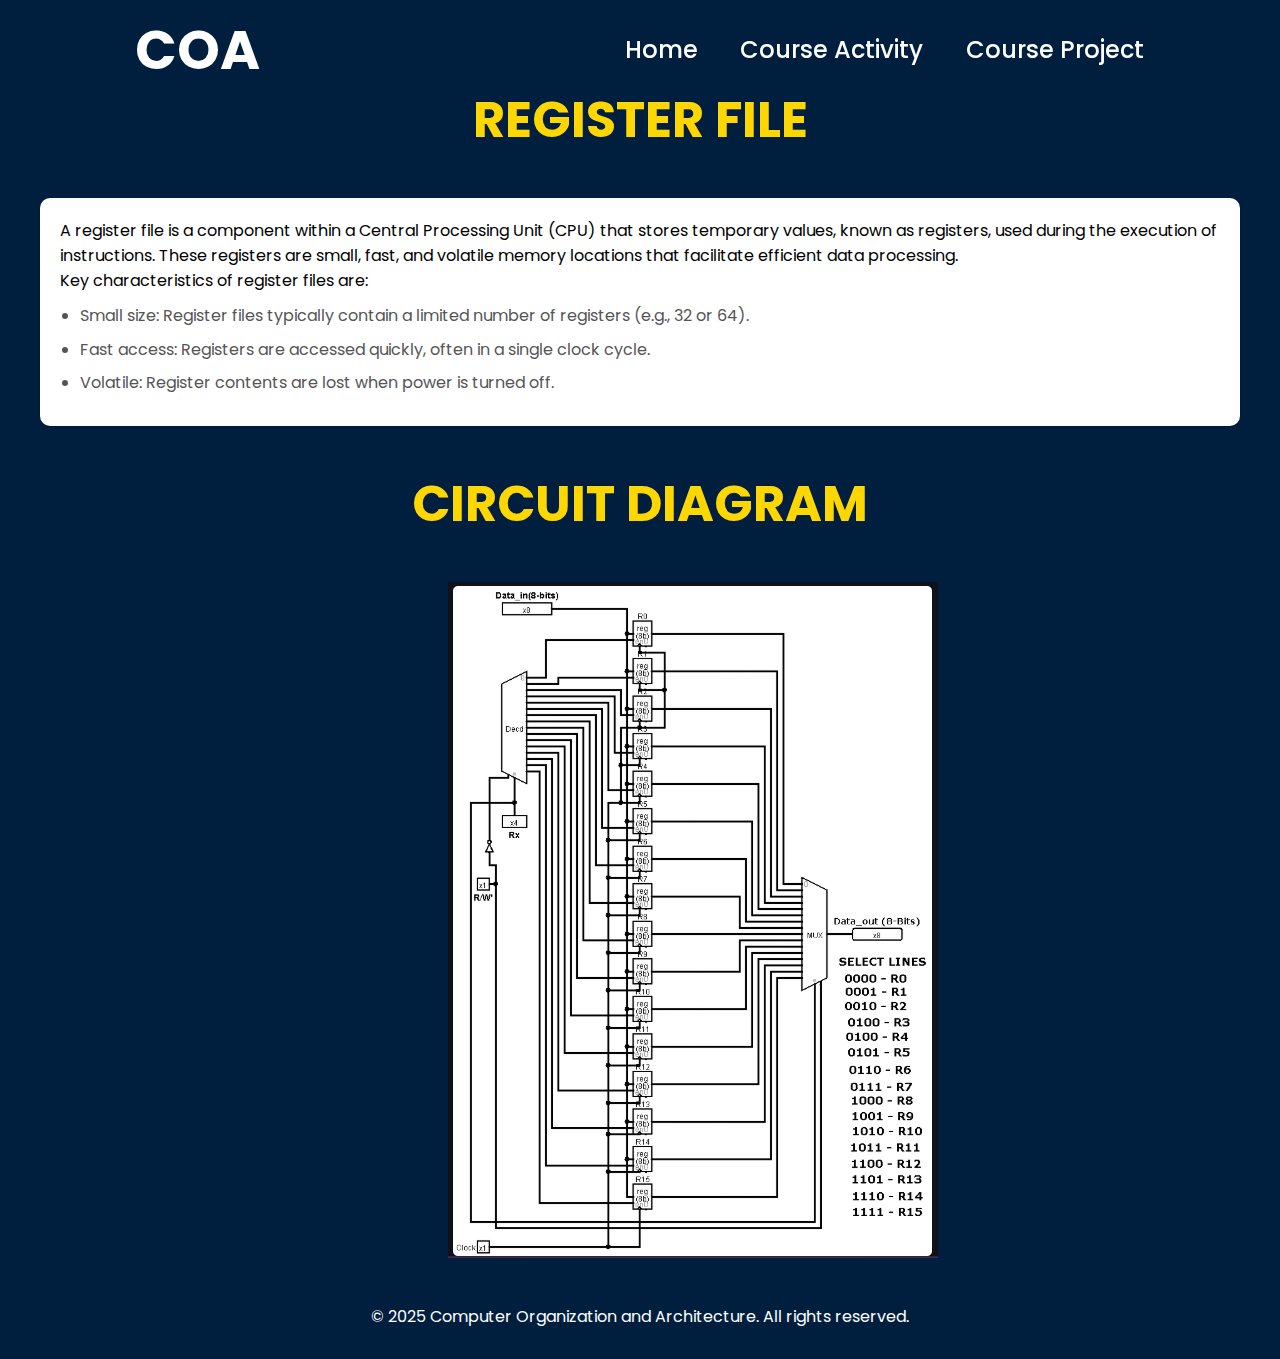
<file: register.html>
<!DOCTYPE html>
<html lang="en">
<head>
    <meta charset="UTF-8">
    <meta name="viewport" content="width=device-width, initial-scale=1.0">
    <title>COA</title>
    <link rel="stylesheet" href="style.css">
    <link rel="icon" href="icon.png" type="image/x-icon">
</head>
<body style="background-color: #001F3F;">
    <nav>
        <div class="navbar">
            <div class="container nav-container">
                <input class="checkbox" type="checkbox" name="" id="" />
                <div class="hamburger-lines">
                    <span class="line line1"></span>
                    <span class="line line2"></span>
                    <span class="line line3"></span>
                </div>
                <div class="logo">
                    <h1>COA</h1>
                </div>
                <div class="menu-items">
                    <li><a href="index.html">Home</a></li>
                    <li><a href="courseactivity.html">Course Activity</a></li>
                    <li><a href="project.html">Course Project</a></li>
                </div>
            </div>
        </div>
    </nav>
    <section>
        <div class="nbi-card">
            <h2>Register File </h2>
        </div>
        <div class="nb-card">
            
                A register file is a component within a Central Processing Unit (CPU) that stores temporary values, known as registers, used during the execution of instructions. These registers are small, fast, and volatile memory locations that facilitate efficient data processing.


            <br>
            Key characteristics of register files are: <ul>
                <li>Small size: Register files typically contain a limited number of registers (e.g., 32 or 64).</li>
                <li>Fast access: Registers are accessed quickly, often in a single clock cycle.</li>
                <li>Volatile: Register contents are lost when power is turned off.</li>
                </ul>
        </div>
    </section>

   

    <section>
        <div class="nbi-card">
            <h2>Circuit Diagram</h2>
        </div>
        
            <div class="memo-img" style="margin-left: 35%;"> 
                <img src="registerr.png" alt="ALU Image 1">
            </div>
                   
    </section>
    <section class="footer">
        <p>&copy; 2025 Computer Organization and Architecture. All rights reserved.</p>
      </section>  
    </body>
</file>
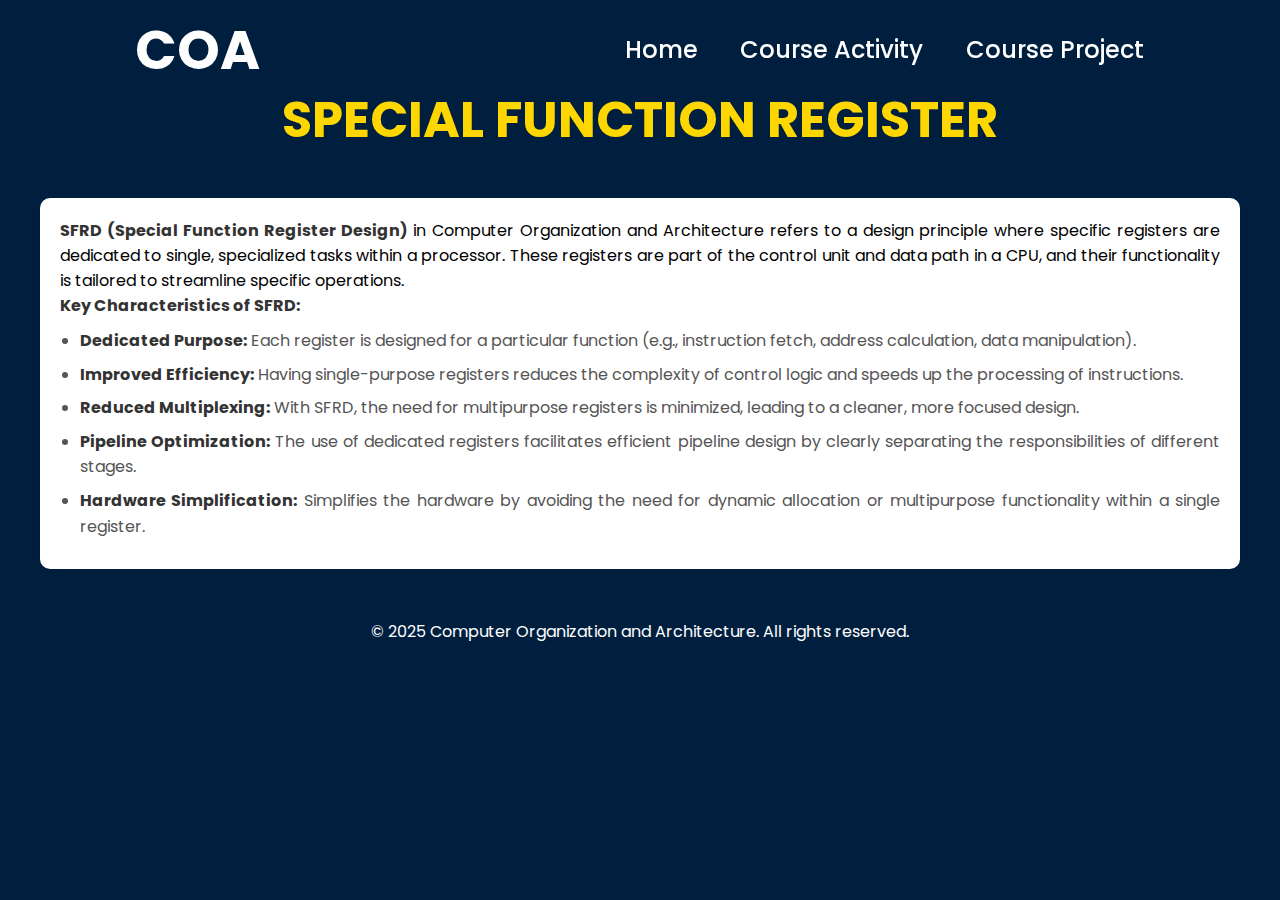
<file: specialreg.html>
<!DOCTYPE html>
<html lang="en">
<head>
    <meta charset="UTF-8">
    <meta name="viewport" content="width=device-width, initial-scale=1.0">
    <title>COA</title>
    <link rel="stylesheet" href="style.css">
    <link rel="icon" href="icon.png" type="image/x-icon">
</head>
<body style="background-color: #001F3F;">
    <nav>
        <div class="navbar">
            <div class="container nav-container">
                <input class="checkbox" type="checkbox" name="" id="" />
                <div class="hamburger-lines">
                    <span class="line line1"></span>
                    <span class="line line2"></span>
                    <span class="line line3"></span>
                </div>
                <div class="logo">
                    <h1>COA</h1>
                </div>
                <div class="menu-items">
                    <li><a href="index.html">Home</a></li>
                    <li><a href="courseactivity.html">Course Activity</a></li>
                    <li><a href="project.html">Course Project</a></li>
                </div>
            </div>
        </div>
    </nav>
    <section>
        <div class="nbi-card">
            <h2>Special Function Register</h2>
        </div>
        <div class="nb-card">
        <div class="txts">
                <b>SFRD (Special Function Register Design)</b> in Computer Organization and Architecture refers to a design principle where specific registers are dedicated to single, specialized tasks within a processor. These registers are part of the control unit and data path in a CPU, and their functionality is tailored to streamline specific operations.
        <br><b>Key Characteristics of SFRD:</b><br>
        <ul>
<li><b>Dedicated Purpose:</b> Each register is designed for a particular function (e.g., instruction fetch, address calculation, data manipulation).</li>
<li><b>Improved Efficiency:</b> Having single-purpose registers reduces the complexity of control logic and speeds up the processing of instructions.</li>
<li><b>Reduced Multiplexing:</b> With SFRD, the need for multipurpose registers is minimized, leading to a cleaner, more focused design.</li>
<li><b>Pipeline Optimization:</b> The use of dedicated registers facilitates efficient pipeline design by clearly separating the responsibilities of different stages.</li>
<li><b>Hardware Simplification:</b> Simplifies the hardware by avoiding the need for dynamic allocation or multipurpose functionality within a single register.</li>

</ul>
</div>
        </div>
    </section>

    <section class="footer">
        <p>&copy; 2025 Computer Organization and Architecture. All rights reserved.</p>
      </section>  
    </body>
</file>
<file: style.css>
@import url("https://fonts.googleapis.com/css2?family=Poppins:ital,wght@0,100;0,200;0,300;0,400;0,500;0,600;0,700;0,800;0,900;1,100;1,200;1,300;1,400;1,500;1,600;1,700;1,800;1,900&display=swap");

* {
  margin: 0;
  padding: 0;
  box-sizing: border-box;
}

body {
  font-family: "Poppins", sans-serif;
  margin-top: 62px; 
}

.container {
  max-width: 1050px;
  width: 90%;
  margin: auto;
}

.navbar {
  width: 100%;
  position: fixed; 
  top: 0;
  left: 0;
  right: 0;
  z-index: 10;
  background-color: transparent; 
  color: white; 
  box-shadow: none; 
}

.nav-container {
  display: flex;
  justify-content: space-between;
  align-items: center;
  height: 80px;
  margin-top: 10px;
}

.logo {
  font-size: 1.7rem;
  font-weight: 600;
  color: white; 
  margin-left: 20px;
}

.navbar .menu-items {
  display: flex;
  flex-direction: row;
  margin: 0;
  padding: 0;
}

.navbar .menu-items li {
  list-style: none;
  margin: 0 10px;
}

.navbar .menu-items a {
  text-decoration: none;
  color: white;
  font-weight: 500;
  font-size: 1.5rem;
  padding: 0.7rem;
}

.navbar .menu-items a:hover {
  font-weight: bolder;
}

.nav-container .checkbox {
  display: none;
}

.nav-container .hamburger-lines {
  display: none;
}

@media (max-width: 768px) {
  .nav-container {
    flex-direction: column;
    height: auto;
  }

  .nav-container .checkbox {
    display: block;
    position: absolute;
    height: 32px;
    width: 32px;
    top: 20px;
    left: 20px;
    z-index: 5;
    opacity: 0;
    cursor: pointer;
  }

  .nav-container .hamburger-lines {
    display: block;
    height: 26px;
    width: 32px;
    position: absolute;
    top: 17px;
    left: 20px;
    z-index: 2;
    display: flex;
    flex-direction: column;
    justify-content: space-between;
  }

  .nav-container .hamburger-lines .line {
    display: block;
    height: 4px;
    width: 100%;
    border-radius: 10px;
    background: white;
  }

  .navbar .menu-items {
    padding-top: 120px;
    box-shadow: inset 0 0 2000px rgba(255, 255, 255, 0.5);
    height: 100vh;
    width: 100%;
    transform: translate(-150%);
    display: flex;
    flex-direction: column;
    margin-left: -40px;
    padding-left: 50px;
    transition: transform 0.5s ease-in-out;
    text-align: center;
  }

  .navbar .menu-items li {
    margin-bottom: 1.2rem;
    font-size: 1.5rem;
    font-weight: 500;
  }

  .nav-container input[type="checkbox"]:checked ~ .menu-items {
    transform: translateX(0);
  }

  .nav-container input[type="checkbox"]:checked ~ .hamburger-lines .line1 {
    transform: rotate(45deg);
  }

  .nav-container input[type="checkbox"]:checked ~ .hamburger-lines .line2 {
    transform: scaleY(0);
  }

  .nav-container input[type="checkbox"]:checked ~ .hamburger-lines .line3 {
    transform: rotate(-45deg);
  }
}

/* Video Styles */
/* Initially show video */
video {
  width: 100%;
  height: 100vh;
  object-fit: cover;
  position: absolute;
  top: 0;
  left: 0;
  z-index: -1;
  border: none;
}




/* Ensure responsiveness */
@media (max-width: 768px) {
  video {
    height: 60vh; /* Adjust height for smaller screens */
  }
}

.head {
  color: white;
  font-size: 50px;
  margin-top: 15%;
  text-align: center;
}

/* About Section */
.about-section {
  margin-top: 24vh;
  text-align: center;
  color: white;
  background-color: #001F3F;
  padding: 20px;
  animation: slideIn 1.5s ease-in-out; /* Slide-in animation */
  transform: translateY(30px); /* Initially moved down */
  opacity: 0; /* Initially hidden */
  transition: transform 1.2s ease, opacity 1.2s ease; /* Smooth transition */
}

.about-section.visible {
  transform: translateY(0); /* Reset position */
  opacity: 1; /* Make visible */
}

/* Text inside About Section */
.abtext {
  font-size: 1.2rem;
  line-height: 1.8;
  text-align: justify;
  color: #fff;
  transform: translateY(30px); /* Initially moved down */
  opacity: 0; /* Initially hidden */
  transition: transform 1.2s ease, opacity 1.2s ease; /* Smooth transition */
}

.abtext.visible {
  transform: translateY(0); /* Reset position */
  opacity: 1; /* Make visible */
}

/* Heading styling */
.about-section h2 {
  font-size: 50px;
  font-weight: bold;
  color: #FFD700; /* Gold color */
  margin-top: 3vh;
  margin-bottom: 20px;
  text-transform: uppercase;
}

/* Flex Layout for Image and Text */
.about-container {
  display: flex;
  flex-direction: row;
  justify-content: space-between;
  align-items: center;
  max-width: 1200px;
  margin: 0 auto;
}

.about-image {
  flex: 1;
  max-width: 50%;
  padding-right: 600px;
}

.about-image img {
  width: 420px;
  height: 350px;
  border-radius: 10px;
}

.abtext {
  flex: 1;
}

/* Responsive Design for About Section */
@media (max-width: 768px) {
  .about-container {
      flex-direction: column; /* Stack image and text vertically on smaller screens */
  }

  .about-image {
      max-width: 100%; /* Image takes full width */
      padding-right: 0;
  }

  .about-section {
      margin-top: 15vh;
      padding: 15px;
  }

  .about-section h2 {
      font-size: 25px;
  }

  .abtext {
      font-size: 1rem;
      line-height: 1.6;
  }
}


/* Skills Section */
.skills {
  margin-top: 1vh; /* Adjust the margin for top spacing */
  text-align: center; /* Center-align text */
  color: white; /* Text color */
  background-color: #001F3F; /* Dark background */
  padding: 50px 20px; /* Padding for the section */
  opacity: 0; /* Initially hidden */
  transform: translateY(30px); /* Initially moved down */
  transition: transform 1.2s ease, opacity 1.2s ease; /* Smooth transition */
}

/* Add the visible class to trigger the animation */
.skills.visible {
  transform: translateY(0); /* Reset position */
  opacity: 1; /* Make visible */
}

/* Skills Heading */
.skills h2 {
  font-size: 50px; /* Heading font size */
  font-weight: bold; /* Bold text */
  color: #FFD700; /* Gold color for the heading */
  margin-top: 1vh; /* Margin for top */
  margin-bottom: 20px; /* Space below the heading */
  text-transform: uppercase; /* Uppercase text */
}

/* Animations */
@keyframes slideIn {
  from {
      transform: translateY(30px); /* Start below the view */
      opacity: 0; /* Initially invisible */
  }
  to {
      transform: translateY(0); /* Slide into view */
      opacity: 1; /* Fade in */
  }
}

/* Responsive Design for Skills Section */
@media (max-width: 768px) {
  .skills {
      margin-top: 15vh; /* Adjust for smaller screens */
      padding: 30px 15px; /* Adjust padding */
  }

  .skills h2 {
      font-size: 30px; /* Adjust heading size for smaller screens */
  }
}

.skills-container {
  width: 100%;
  min-height: 40vh;
  display: flex;
  justify-content: center;
  align-items: center;
  flex-wrap: wrap;
  gap: 80px 100px;
  overflow: hidden;

}

.skill-box {
  position: relative;
  width: 240px;
  height: 250px;
  display: flex;
  justify-content: center;
  align-items: center;
}

.skill-box .skill-shadow {
  position: absolute;
  width: 100%;
  height: 100%;
  background: #001F3F;
}

.skill-box .skill-content {
  position: relative;
  width: 80%;
  height: 80%;
  background: linear-gradient(#dbdae1, #a3aaba);
  box-shadow: 5px 5px 5px rgba(0,0,0,0.1),
    15px 15px 15px rgba(0,0,0,0.1),
    20px 20px 20px rgba(0,0,0,0.1),
    50px 50px 50px rgba(0,0,0,0.1),
    inset 3px 3px 2px #001F3F;
  display: flex;
  flex-direction: column;
  justify-content: center;
  align-items: center;
}

.skill-box .skill-content .skill-percent {
  position: relative;
  width: 150px;
  height: 150px;
}

@keyframes rotateCircle {
  0% {
    transform: rotate(0deg);
    stroke-dashoffset: 440; /* Not filled */
  }
  50% {
    transform: rotate(180deg);
    stroke-dashoffset: 0; /* Filled completely */
  }
  100% {
    transform: rotate(360deg);
    stroke-dashoffset: 440; /* Not filled */
  }
}

.skill-box .skill-content .skill-percent img {
  position: absolute;
  width: 70px; /* Image size */
  height: 70px;
  top: 50%;
  left: 50%;
  transform: translate(-50%, -50%);
  border-radius: 50%;
  z-index: 5;
  /* No rotation applied to the image */
}

.skill-box .skill-content .skill-percent svg {
  position: relative;
  width: 150px;
  height: 150px;
  transform: rotate(270deg);
}

.skill-box .skill-content .skill-percent svg circle {
  width: 100%;
  height: 100%;
  fill: transparent;
  stroke-width: 3;
  stroke: rgba(0,0,0,0.05);
  transform: translate(5px, 5px);
}

.skill-box .skill-content .skill-percent svg circle:nth-child(2) {
  stroke: #001F3F;
  stroke-dasharray: 440;
  stroke-dashoffset: 440; /* Initial state */
  animation: fillUnfill 5s ease-in-out infinite; /* Animate the fill/unfill */
}

@keyframes fillUnfill {
  0% {
    stroke-dashoffset: 440; /* Not filled */
  }
  50% {
    stroke-dashoffset: 0; /* Fully filled */
  }
  100% {
    stroke-dashoffset: 440; /* Not filled */
  }
}

.skill-box .skill-content .skill-percent .skill-dot {
  position: absolute;
  inset: 5px;
  z-index: 10;
  animation: animateDot 2s linear infinite;
}

@keyframes animateDot {
  0% {
    transform: rotate(0deg);
  }
  100% {
    transform: rotate(calc(3.6deg * var(--num)));
  }
}

.skill-box .skill-content .skill-number {
  position: relative;
  inset: 0;
  opacity: 0;
  animation: fadeIn 1s linear forwards;
  animation-delay: 2.5s;
}

.skill-box .skill-content .skill-number h2 {
  font-size: 2.5rem;
}

.skill-box .skill-content .skill-number h2 span {
  font-weight: 300;
  font-size: 1.5rem;
}

/* Section Container */
.courseint {
  width: 100%;
  padding: 0;
  margin: 0;
}

/* Course-int Section */
.course-int {
  margin-top: 1vh; /* Adjust the margin for top spacing */
  text-align: center; /* Center-align text */
  color: white; /* Text color */
  background-color: #001F3F; /* Dark background */
  padding: 50px 20px; /* Padding for the section */
  opacity: 0; /* Initially hidden */
  transform: translateY(30px); /* Initially moved down */
  transition: transform 1.2s ease, opacity 1.2s ease; /* Smooth transition */
}

/* Add the visible class to trigger the animation */
.course-int.visible {
  transform: translateY(0); /* Reset position */
  opacity: 1; /* Make visible */
}

/* Course-int Heading */
.course-int h2 {
  font-size: 50px; /* Heading font size */
  font-weight: bold; /* Bold text */
  color: #FFD700; /* Gold color for the heading */
  margin-top: 1vh; /* Margin for top */
  margin-bottom: 20px; /* Space below the heading */
  text-transform: uppercase; /* Uppercase text */
}

/* Animations for course-int */
@keyframes slideIn {
  from {
      transform: translateY(30px); /* Start below the view */
      opacity: 0; /* Initially invisible */
  }
  to {
      transform: translateY(0); /* Slide into view */
      opacity: 1; /* Fade in */
  }
}

/* Responsive Design for course-int Section */
@media (max-width: 768px) {
  .course-int {
      margin-top: 15vh; /* Adjust for smaller screens */
      padding: 30px 15px; /* Adjust padding */
  }

  .course-int h2 {
      font-size: 30px; /* Adjust heading size for smaller screens */
  }
}

.course-intro {
  padding: 40px 0;
  background-color: #f8f9fa;
}

.course-int h2 {
  text-align: center;
  font-size: 32px;
  color: black; /* Heading text color set to black */
  margin-bottom: 20px;
}

.course-containerr {
  max-width: 1200px;
  margin: 0 auto;
}

.course-row {
  display: flex;
  justify-content: center;
}

.course-col {
  width: 100%;
  padding: 10px;
}

.course-card {
  background-color: #fff;
  box-shadow: 0px 4px 8px rgba(0, 0, 0, 0.1);
  border-radius: 8px;
  padding: 20px;
  transition: all 0.3s ease; /* Transition for smooth effect */
}

.course-card:hover {
  box-shadow: 0px 8px 16px rgba(0, 0, 0, 0.2); /* Hover effect */
  transform: translateY(-5px); /* Lift effect */
}

.course-header {
  margin-bottom: 20px;
}

.course-title {
  font-weight: bold;
  font-size: 24px;
  color: black; /* Course title text color set to black */
}

.course-details {
  margin-top: 15px;
}


.course-int h2 {
  font-size: 50px; /* Heading font size */
  font-weight: bold; /* Bold text */
  color: #FFD700; /* Gold color for the heading */
  margin-top: 1vh; /* Margin for top */
  margin-bottom: 20px; /* Space below the heading */
  text-transform: uppercase; /* Uppercase text */
}
.course-code,
.course-credits {
  font-size: 16px;
  color: black; /* Course code and credits text color set to black */
}

.course-description p {
  color: black; /* Course description text color set to black */
  text-align: justify;
  font-size: 17px;
  transition: color 0.3s ease;
}

.course-description p:hover {
  color: #ffab2e; /* Hover effect on description */
}

/* Buttons */
.btn {
  border-radius: 25px;
}

.course-new {
  font-size: 12px;
  transition: background-color 0.3s ease;
}

.course-new:hover {
  background-color: #ffab2e; /* Hover effect for new button */
}

/* Input Fields */
.course-search-input {
  text-indent: 15px;
  border: none;
  height: 45px;
  border-radius: 0px;
  border-bottom: 1px solid #eee;
  transition: border-color 0.3s ease;
}

.course-search-input:focus {
  color: black; /* Text color inside the input on focus */
  background-color: #fff;
  border-color: #eee;
  outline: 0;
  box-shadow: none;
  border-bottom: 1px solid blue;
}

.course-search-input:focus {
  color: blue;
}

/* outcome */
/* Heading Styles */
.course-outcome-container h2 {
  font-size: 50px; /* Heading font size */
  font-weight: bold; /* Bold text */
  color: #FFD700; /* Text color set to black */
  margin-top: 1vh; /* Margin for top */
  margin-bottom: 20px; /* Space below the heading */
  text-transform: uppercase; /* Uppercase text */
  padding: 10px 20px; /* Padding inside the heading */
  box-shadow: 0px 4px 10px rgba(0, 0, 0, 0.2); /* Box shadow for the heading */
  transition: all 0.3s ease; /* Smooth transition effect */
}



/* Course Outcome Section */
.course-outcome-section {
  padding: 40px 0;
  background-color: #001F3F;
}

.course-outcome-container h2 {
  text-align: center;
  font-size: 32px;
  margin-bottom: 20px;
}

.course-details-wrapper {
  max-width: 1200px;
  margin: 0 auto;
}

.course-details-row {
  display: flex;
  justify-content: center;
}

.course-details-column {
  width: 100%;
  padding: 10px;
}

.course-details-card {
  background-color: #fff;
  box-shadow: 0px 4px 8px rgba(0, 0, 0, 0.1);
  border-radius: 8px;
  padding: 20px;
  transition: all 0.3s ease;
}

.course-details-card:hover {
  box-shadow: 0px 8px 16px rgba(0, 0, 0, 0.2);
  transform: translateY(-5px);
}

.course-outcome-header {
  margin-top: 1vh;
}

/* Course Outcome Description */
.course-outcome-description ul {
  color: black;
  text-align: justify;
  font-size: 17px;
  line-height: 30px;
  list-style-type: none;
  padding-left: 20px;
}

.course-outcome-description li {
  margin-bottom: 15px;
}

.course-outcome-description li::before {
  content: "•"; /* Adding a bullet point before each list item */
  color: #ffab2e;
  font-size: 20px;
  margin-right: 10px;
}

.course-code,
.course-credits {
  font-size: 16px;
  color: black;
}

.course-outcome-description p {
  color: black;
  text-align: justify;
  font-size: 17px;
  transition: color 0.3s ease;
}

.course-outcome-description p:hover {
  color: #ffab2e;
}

/* Buttons */
.btn {
  border-radius: 25px;
}

.course-new {
  font-size: 12px;
  transition: background-color 0.1s ease;
}

.course-new:hover {
  background-color: #ffab2e;
}

/* Input Fields */
.course-search-input {
  text-indent: 15px;
  border: none;
  height: 45px;
  border-radius: 0px;
  border-bottom: 1px solid #eee;
  transition: border-color 0.1s ease;
}

.course-search-input:focus {
  color: black;
  background-color: #fff;
  border-color: #eee;
  outline: 0;
  box-shadow: none;
  border-bottom: 1px solid blue;
}

.course-search-input:focus {
  color: blue;
}

.course-search i {
  position: absolute;
  top: 14px;
  left: 4px;
  color: #b8b9bc;
}


/* book */
.book {
  margin-top: 1vh; /* Adjust the margin for top spacing */
  text-align: center; /* Center-align text */
  color: white; /* Text color */
  background-color: #001F3F; /* Dark background */
  padding: 50px 20px; /* Padding for the section */
 
  height: 100vh;
}

.book h2 {
  font-size: 50px;
  font-weight: bold;
  color: #FFD700; /* Gold color */
  margin-top: -1vh;
  margin-bottom: 20px;
  text-transform: uppercase;
}

/* Active class to trigger animation when the section is visible */


.book-card {
  margin-left: 30%;
  margin-top: 100px;
  position: relative;
  width: 350px;
  height: 350px;
  display: flex;
  justify-content: center;
  align-items: center;
  transition: 0.5s;
  transition-delay: 0.5s;
}

.book-card:hover {
  width: 600px;
  transition-delay: 0.5s;
}

.book-card .book-circle {
  position: absolute;
  top: 0;
  left: 0;
  width: 100%;
  height: 100%;
  border-radius: 20px;
  display: flex;
  justify-content: center;
  align-items: center;
}

.book-card .book-circle::before {
  content: "";
  position: absolute;
  top: 30;
  left: 2;
  right: 2;
  width: 470px;
  height: 470px;
  border-radius: 50%;
  background: #191919;
  border: 8px solid var(--clr);
  filter: drop-shadow(0 0 10px var(--clr)) drop-shadow(0 0 60px var(--clr));
  transition: 0.5s, background 0.5s;
  transition-delay: 0.75s, 1s;
}

.book-card:hover .book-circle::before {
  transition-delay: 0.5s;
  width: 100%;
  height: 100%;
  border-radius: 20px;
  background: var(--clr);
}

.book-card .book-circle .book-logo {
  position: relative;
  width: 250px;
  transition: 0.5s;
  transition-delay: 0.5s;
}

.book-card:hover .book-circle .book-logo {
  transform: scale(0);
  transition-delay: 0s;
}

.book-card .book-product-img {
  position: absolute;
  top: 50%;
  left: 50%;
  transform: translate(-50%, -50%) scale(0) rotate(315deg);
  height: 300px;
  transition: 0.5s ease-in-out;
}

.book-card:hover .book-product-img {
  transition-delay: 0.75s;
  top: 55%;
  left: 82%;
  height: 320px;
  transform: translate(-50%, -50%) scale(1) rotate(15deg);
}

.book-card .book-content {
  position: absolute;
  width: 60%;
  left: 10%;
  padding: 20px;
  opacity: 0;
  transition: 0.5s;
  visibility: hidden;
}

.book-card:hover .book-content {
  transition-delay: 0.75s;
  opacity: 1;
  visibility: visible;
  left: 3px;
  margin-top: 15px;
}

.book-card .book-content h2 {
  color: #fff;
  text-transform: uppercase;
  font-size: 2em;
  line-height: 1.3em;
}

.book-card .book-content p {
  color: #fff;
}

.book-card .book-content a {
  position: relative;
  color: #fff;
  background: #222222;
  padding: 10px 20px;
  border-radius: 10px;
  display: inline-block;
  text-decoration: none;
  font-weight: 600;
  margin-top: 15px;
}

/* footer */
.footer {
  margin-top: 1vh; /* Adjust the margin for top spacing */
  text-align: center; /* Center-align text */
  color: white; /* Text color */
  background-color: #001F3F; /* Dark background */
  padding: 30px 20px; /* Padding for the section */
}

.intcourse {
  margin-top: 100px;
  color: white;
}

.intcour {
  margin-top: 60px;
}

/* Header styling */
.intcour h2 {
  font-size: 50px;
  font-weight: bold;
  color: #FFD700; /* Gold color */
  margin-top: -1vh;
  margin-bottom: 20px;
  text-transform: uppercase;
  text-align: center;
}

/* General styles for the section */
.intcourse {
  margin-top: 80px;
  padding: 20px;
  border-radius: 8px;
  max-width: 1200px;
  margin: 20px auto;
  box-shadow: white;
  font-family: Arial, sans-serif;
}
/* Container styling */
.course-containerr {
  display: flex;
  flex-direction: row; /* Horizontal layout */
  align-items: flex-start; /* Align items at the start */
  width: 100%; /* Ensure full width */
  max-width: 1600px; /* Limit maximum width */
  gap: 30px; /* Space between iframe and text box */
  margin: 0 auto; /* Center the container */
  padding: 20px; /* Optional: add padding around the container */
  background-color: #fff; /* Set background color to white for the container */
  border-radius: 8px; /* Optional: round the container corners */
}

/* iFrame styling */
.course-containerr iframe {
  flex: 1; /* Takes up 50% of the space */
  max-width: 100%; /* Ensures responsiveness */
  height: 350px; /* Fixed height */
  border: none; /* Removes default border */
  border-radius: 8px; /* Rounded corners */
  object-fit: cover; /* Ensures it maintains aspect ratio */
  background-color: #fff; /* White background for the iframe container */
}

/* Activity card styling */
.activityy-carddd {
  margin-left: -20px;
  flex: 1; /* Takes up remaining space */
  padding: 18px;
  border-radius: 8px;
  font-size: 22px; /* Slightly smaller font size for better readability */
  color: #555;
  line-height: 1.6;
  text-align: justify; /* Justified text alignment */
  max-width: 900px; /* Limit width for large screens */
  width: 100%; /* Ensure 100% width up to the max-width */
}

/* Responsive adjustments */
@media (max-width: 768px) {
  .course-containerr{
    flex-direction: column; /* Stack content vertically on smaller screens */
    align-items: stretch; /* Stretch the elements */
    gap: 20px; /* Reduce gap for smaller screens */
    padding: 10px; /* Adjust padding for small screens */
  }

  .course-containerr iframe,
  .activity-card {
    max-width: 100%; /* Ensure full width */
    width: 100%; /* Make both elements take full width */
  }

  .course-containerr iframe {
    height: 250px; /* Reduce iframe height for small screens */
  }

  .activity-card {
    font-size: 14px; /* Slightly smaller text for readability */
  }
}

.module{
  margin-top: 10px;
}
.processmodule h2 {
  font-size: 50px;
  font-weight: bold;
  color: #FFD700; /* Gold color */
  margin-top: -1vh;
  margin-bottom: 20px;
  text-transform: uppercase;
  text-align: center;
}

/* carddd */
.cards-row {
  margin: 0px auto;
}

.card-modu {
  display: inline-block;
  width: 30%;
  min-width: 400px;
  box-sizing: border-box;
  box-shadow: 2px 2px 25px 0px rgba(0, 0, 0, 0.3);  /* Replace transparentize function with rgba */
  border-radius: 3px;
  margin: 1em 1.5%;
  animation: scl 0.5s ease-in-out;
  transform-origin: left center;
  background-color: #fff;
}

.card-title {
  margin-top: -1.5em;
  padding-bottom: 0.5em;
  padding-left: 0.5em;
  color: #fff;
  font-size: 2em;
}

.card-image {
  width: 100%;
  height: 162px;
}

.card-desc {
  padding: 0 1em 1em 1em;
  border-bottom: 1px solid rgba(0, 0, 0, 0.3);  /* Replace transparentize function with rgba */
  height: 75px;
  overflow: hidden;
  text-align: justify;
}

.card-actions .card-action-readMore {
  margin: 1em 0 1em 1em;
  height: 3em;
  width: 8em;
  background: #007bff;  /* Replace $buttonColor with a fixed color or variable */
  border: none;
  font-weight: light;
  color: #fff;
  position: relative;
  overflow: hidden;
  outline: none;
  border-radius: 2px;
}

.card-actions .card-action-readMore:hover {
  background: rgba(255, 29, 142, 0.2);  /* Replace transparentize with rgba */
  transition: all 0.1s ease-in;
}

.card-modu:hover {
  box-shadow: 7px 7px 15px 2px rgba(0, 0, 0, 0.5);  /* Replace transparentize function with rgba */
  transition: box-shadow 0.3s ease-in;
}

.ripple {
  border-radius: 50%;
  background: #007bff;  /* Replace $buttonColor with a fixed color */
  position: absolute;
  transform: scale(0);
  opacity: 1;
  animation: ripple 0.4s linear;
}

@keyframes ripple {
  to {
      transform: scale(2.5);
      opacity: 0;
  }
}

@keyframes scl {
  0% {
      opacity: 0;
      transform: scaleX(0.9) translateX(-50px);
  }
  75% {
      opacity: 0.2;
  }
  100% {
      transform: scaleX(1) translateX(0);
      opacity: 1;
  }
}

.promodule{
  height: 70vh;
}
.promo h2 {
  font-size: 50px;
  font-weight: bold;
  color: #FFD700; /* Gold color */
  margin-top: 1vh;
  margin-bottom: 20px;
  text-transform: uppercase;
  text-align: center;
}

.card-row {
  display: flex; /* Use Flexbox for row layout */
  gap: 20px; /* Space between cards */
  justify-content: flex-start; /* Align cards to the left */
  flex-wrap: wrap; /* Allow cards to wrap to next line on smaller screens */
}

.cardd {
  height: 250px;
  margin-left: 20%;
  width: 300px;
  background-color: #fff;
  box-shadow: 0 2px 10px rgba(0, 0, 0, 0.1);
  transition: all 0.5s cubic-bezier(0.165, 0.84, 0.44, 1);
  border-radius: 10px;
  overflow: hidden;
}

.cardd:hover {
  height: 320px;
}

.cardd:hover .cta-container {
  display: block;
  opacity: 1;
}

.cardd:hover h2 {
  color: #fff;
  background-color: #3498db;
}

.cardd:hover .ctaa {
  color: #fff;
  background-color: #3498db;
}

.cta-container {
  display: none;
  text-align: center;
  opacity: 0;
  transition: opacity 0.5s cubic-bezier(0.165, 0.84, 0.44, 1);
}

.ctaa {
  display: inline-block;
  padding: 10px 20px;
  margin-top: 20px;
  text-decoration: none;
  text-transform: uppercase;
  font-weight: bold;
  border-radius: 20px;
  background-color: #3498db;
  color: #fff;
  transition: all 0.3s ease-in-out;
}

.ctaa:hover {
  background-color: #217dbb;
  box-shadow: 0 4px 15px rgba(52, 152, 219, 0.3);
}

h2 {
  font-size: 1.5rem;
  font-weight: 600;
  margin: 0;
  padding: 20px;
  text-align: center;
}

.course-containerr img {
  max-width: 400px; /* Make sure image does not exceed its container width */
  height: 300px; /* Maintain image aspect ratio */
  display: block; /* Remove space below the image */
  border-radius: 8px; /* Optional: rounded corners for the image */
}



.nbi-card h2 {
  font-size: 50px;
  font-weight: bold;
  color: #FFD700; /* Gold color */
  margin-top: 1vh;
  margin-bottom: 20px;
  text-transform: uppercase;
  text-align: center;
}
/* Styling for the nbi-card */
.nbi-card {
  text-align: center; /* Center the heading */
  margin-bottom: 20px; /* Add space below the heading */
  font-size: 1.5rem; /* Adjust font size */
  font-weight: bold; /* Make the heading bold */
  color: #333; /* Dark color for the heading */
}



/* Card Styling for the p element */
.nb-card {
  background-color: #fff; /* White background */
  border-radius: 10px; /* Rounded corners */
  box-shadow: 0 2px 10px rgba(0, 0, 0, 0.1); /* Subtle shadow for depth */
  padding: 20px; /* Padding inside the card */
  max-width: 1200px; /* Max width of the card */
  margin: 20px auto; /* Center the card horizontally with some space around */
}

.nb-card p {
  font-size: 1rem; /* Font size for the text */
  text-align: center;
  color: #333; /* Dark color for the text */
  line-height: 1.6; /* Line height for readability */
  margin: 0; /* Remove default margins */
}

/* Container for the images */
/* Container for the images */
.image-container {
  display: flex; /* Use flexbox for layout */
  justify-content: space-between; /* Space images apart */
  align-items: center; /* Align images vertically in the center */
  max-width: 1000px; /* Limit container width */
  margin: 0 auto; /* Center the container */
  padding: 20px; /* Add some padding */
}

/* Styling for left card */
.le-card {
  flex: 1; /* Take up equal space */
  text-align: left; /* Align content to the left */
}

.le-card img {
  max-width: 100%; /* Ensure the image fits inside its container */
  height: auto; /* Maintain aspect ratio */
  border-radius: 10px; /* Optional: Add rounded corners */
  box-shadow: 0 2px 10px rgba(0, 0, 0, 0.1); /* Optional: Add shadow */
}

/* Styling for right card */
.ri-card {
  flex: 1; /* Take up equal space */
  text-align: right; /* Align content to the right */
}

.ri-card img {
  max-width: 100%; /* Ensure the image fits inside its container */
  height: auto; /* Maintain aspect ratio */
  border-radius: 10px; /* Optional: Add rounded corners */
  box-shadow: 0 2px 10px rgba(0, 0, 0, 0.1); /* Optional: Add shadow */
}

.memooo {
  display: flex; /* Enables flexbox for centering */
  justify-content: center; /* Centers horizontally */
  align-items: center; /* Centers vertically */
  margin-left: 20%;
  background-color: white; /* Sets a white background */
  padding: 10px; /* Optional: Adds padding around the image */
  border-radius: 10px; /* Optional: Rounded corners */
  box-shadow: 0 2px 10px rgba(0, 0, 0, 0.1); /* Adds a subtle shadow */
  width: fit-content; /* Shrinks the container to the image size */
  height: fit-content; /* Shrinks the container to the image size */
}

.memo-img{
  margin-left: 25%;
}

.txts{
  text-align: justify;
}

ul {
  list-style-type: disc; /* Adds bullet points */
  padding-left: 20px; /* Adds space on the left */
  margin: 10px 0; /* Adds margin between the lists */
}

li {
  font-size: 1rem; /* Adjusts font size */
  color: #555; /* Sets a dark gray color for the list items */
  line-height: 1.6; /* Increases line height for better readability */
  margin-bottom: 8px; /* Adds space between list items */
}

b {
  color: #333; /* Dark color for the bolded text */
}

ul ul {
  list-style-type: circle; /* Nested lists have circle bullets */
  padding-left: 20px; /* Indentation for nested lists */
}


.buton {
  position: relative;
  margin-left: 45%;
  padding: 15px 45px;
  width: auto;
  display: flex;
  justify-content: center;
  align-items: center;
  font-size: 1.5rem;
  border-radius: 15px;
  border: 2px solid #00c2cb;
  background: none;
  color: #00c2cb;
  cursor: pointer;
  outline: none;
  transition: 200ms;
}
i {
  position: absolute;
  color: transparent;
  transition: 200ms;
}
.buton:focus {
  color: transparent;
  outline: none;
  border: 2px solid transparent;
  border-radius: 50%;
  width: 50px;
  height: 50px;
  padding: 25px 25px;
  border-left: 2px solid #00c2cb;
  animation: spin 2s 500ms forwards;
}
.buton:focus i {
  animation: check 300ms 2250ms forwards;
}

@keyframes spin {
  80% {
    border: 2px solid transparent;
    border-left: 2px solid #00c2cb;
  }
  100% {
    transform: rotate(720deg);
    border: 2px solid #00c2cb;
  }
}

@keyframes check {
  to {
    color: #00c2cb;
  }
}
</file>
